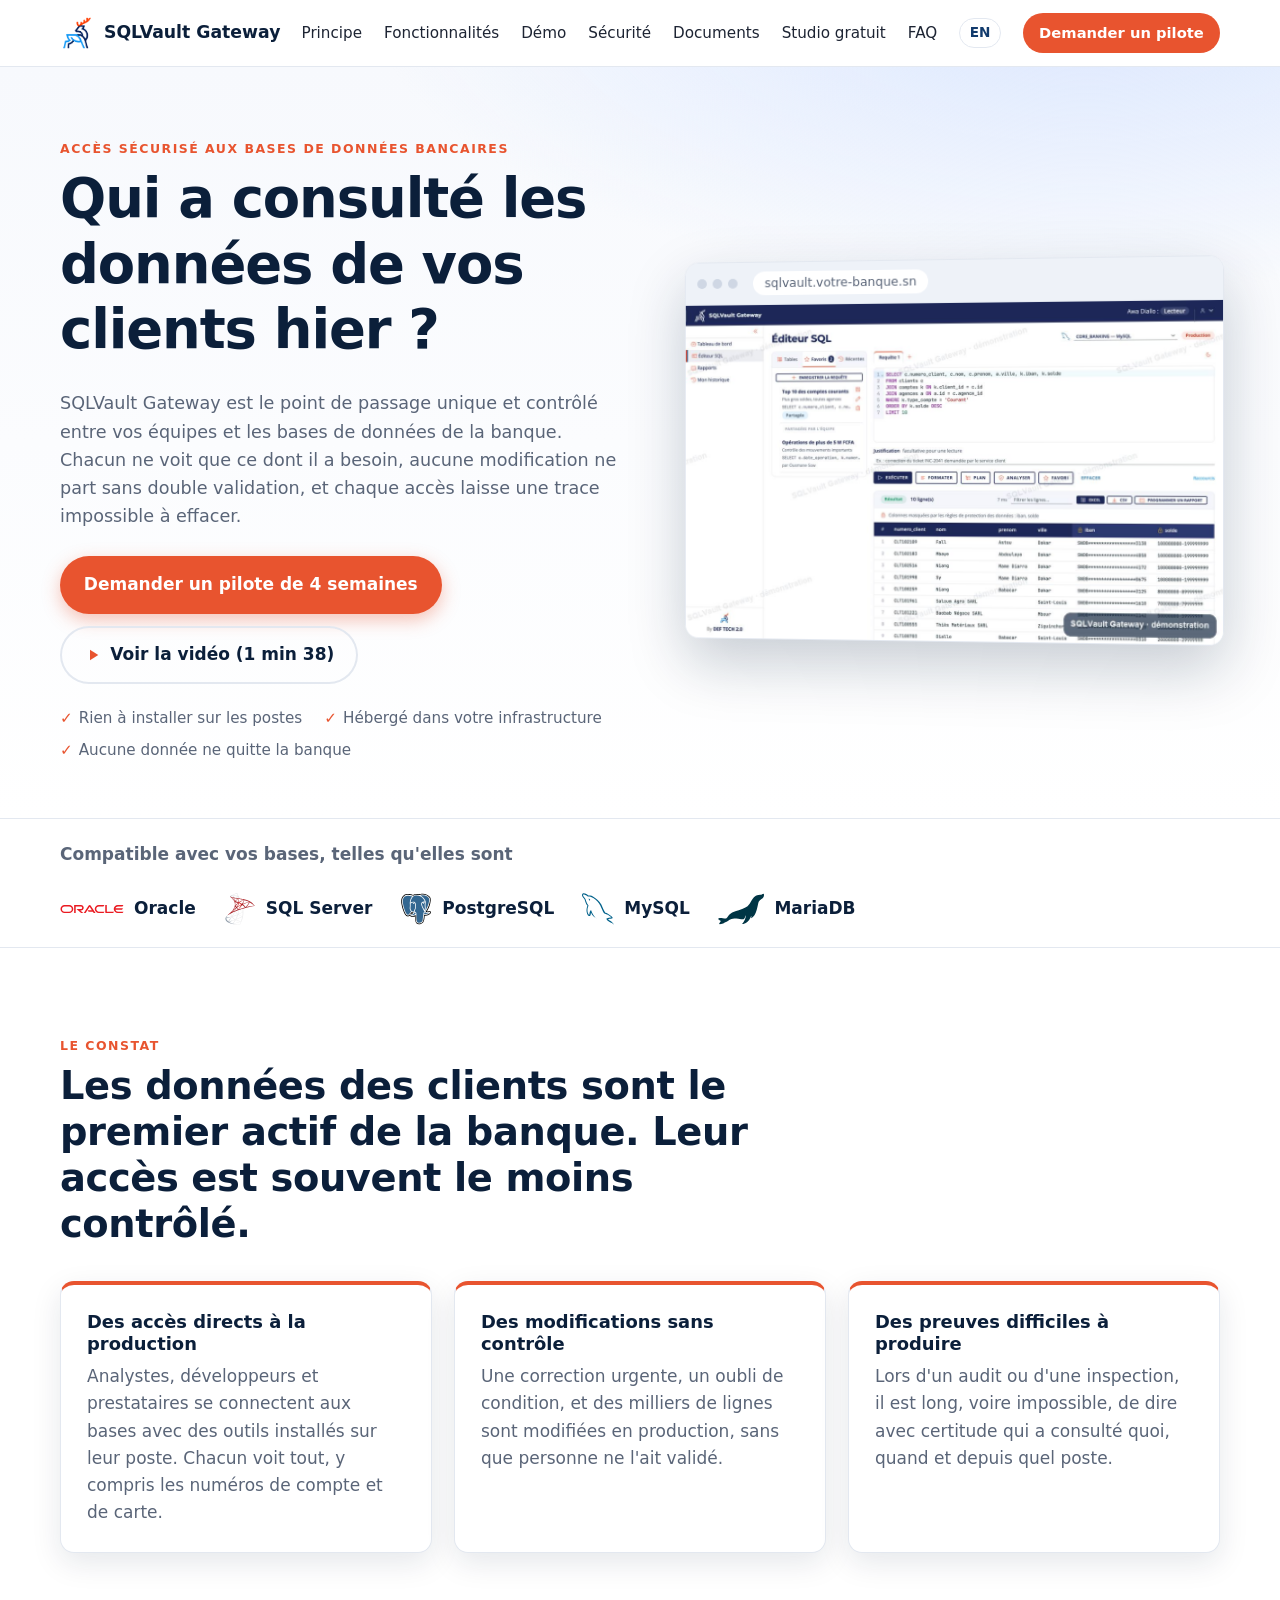
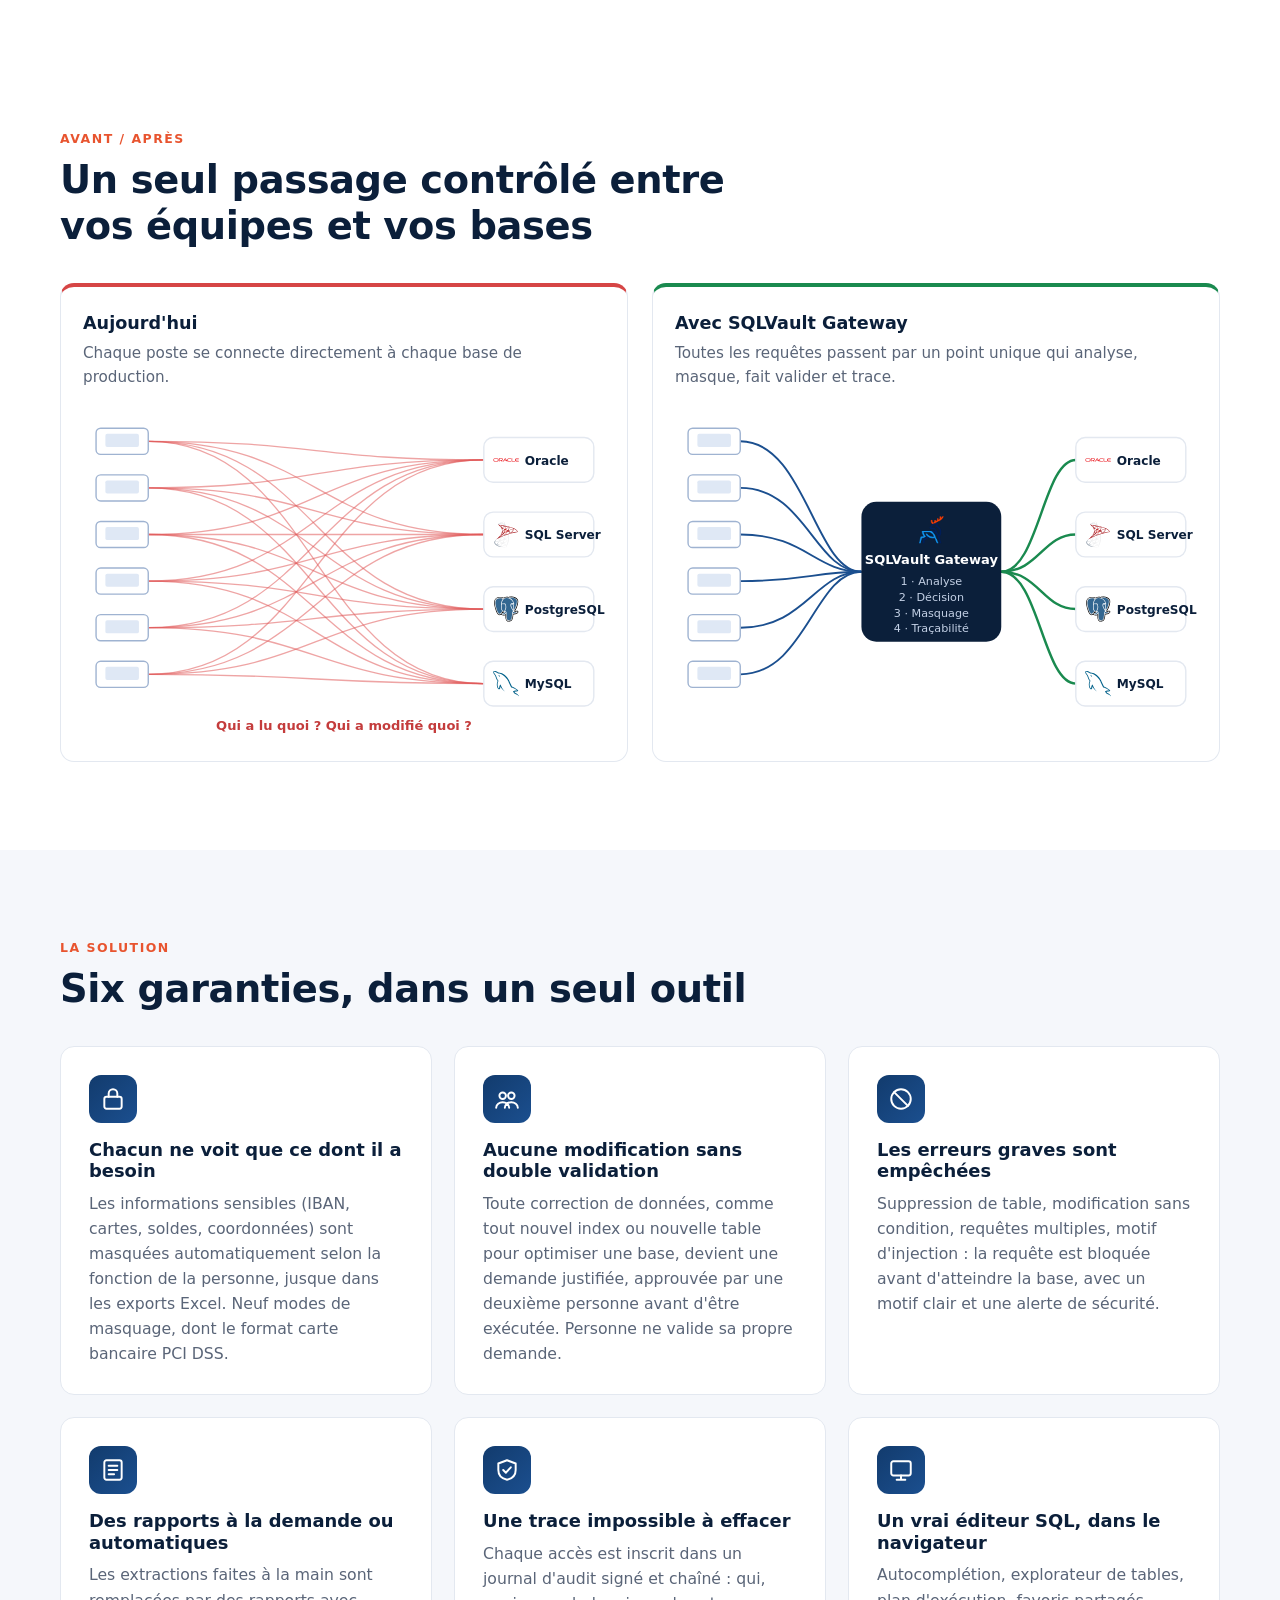
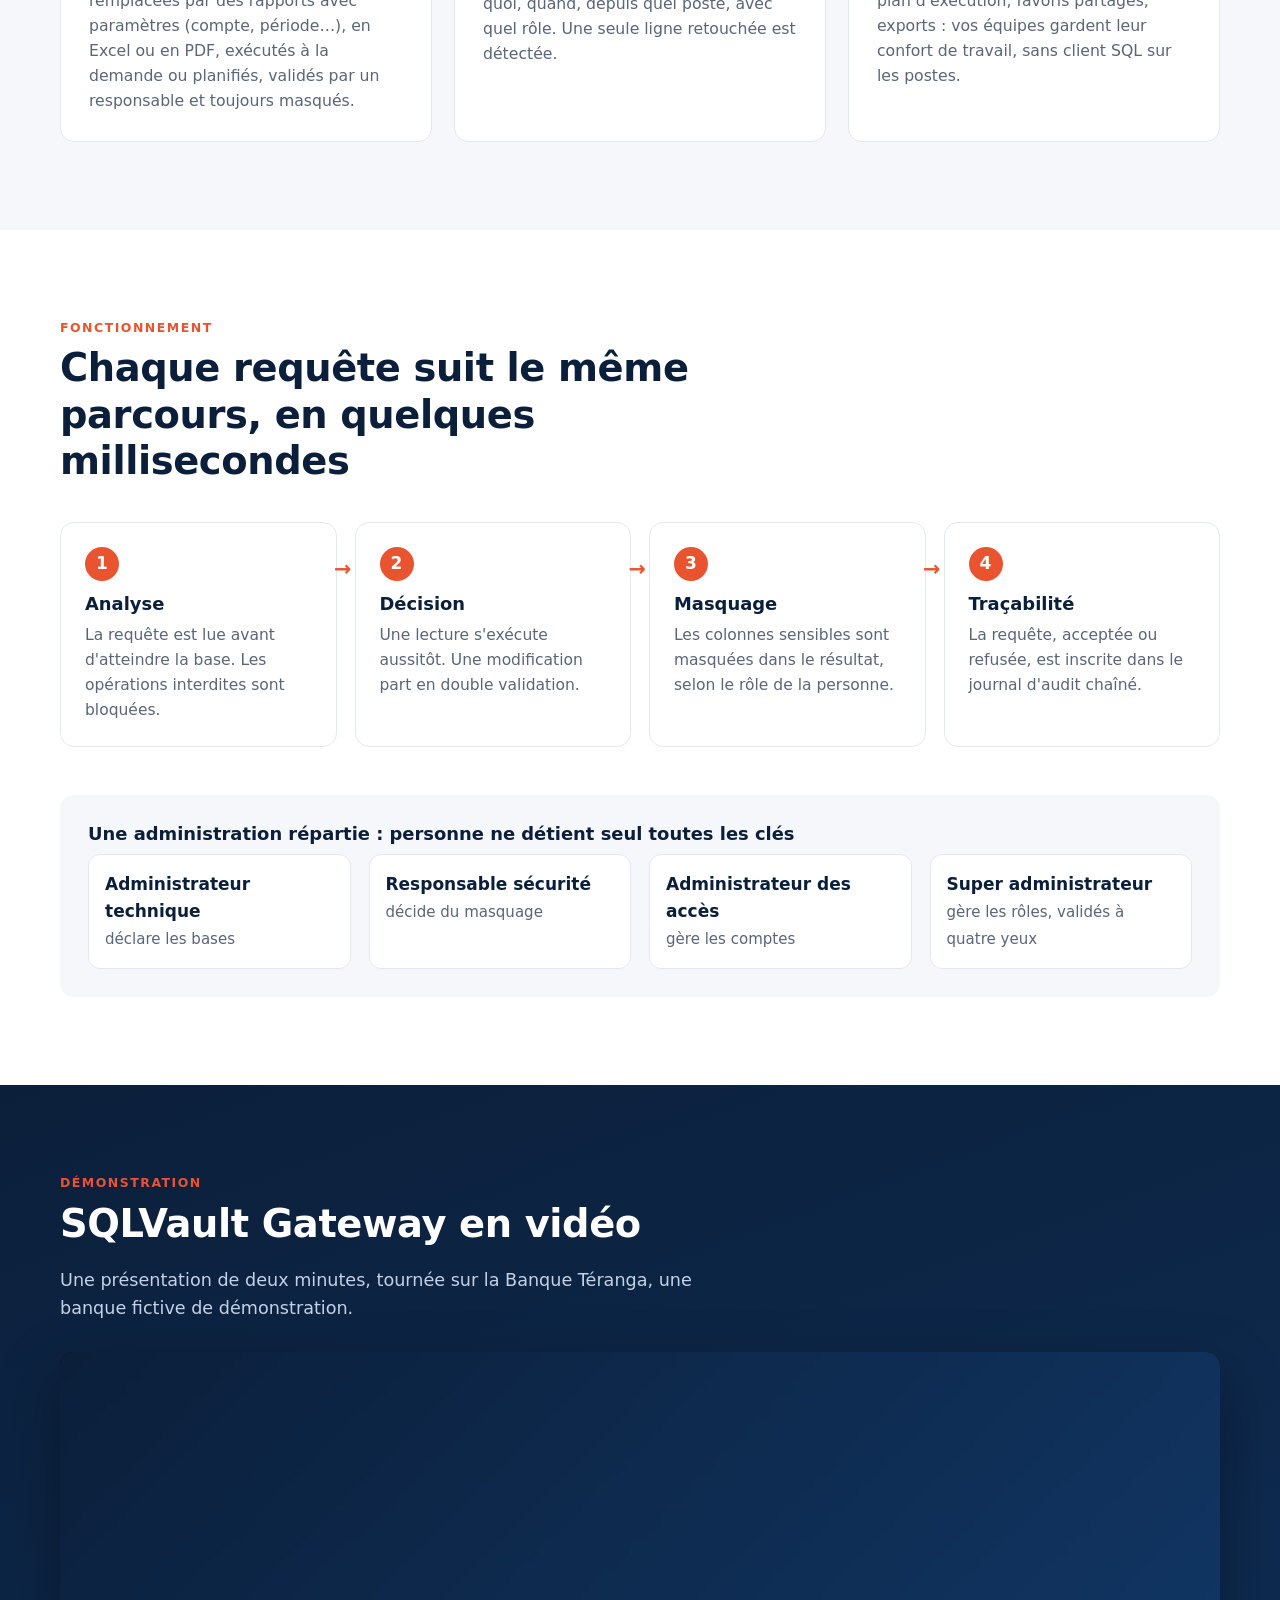
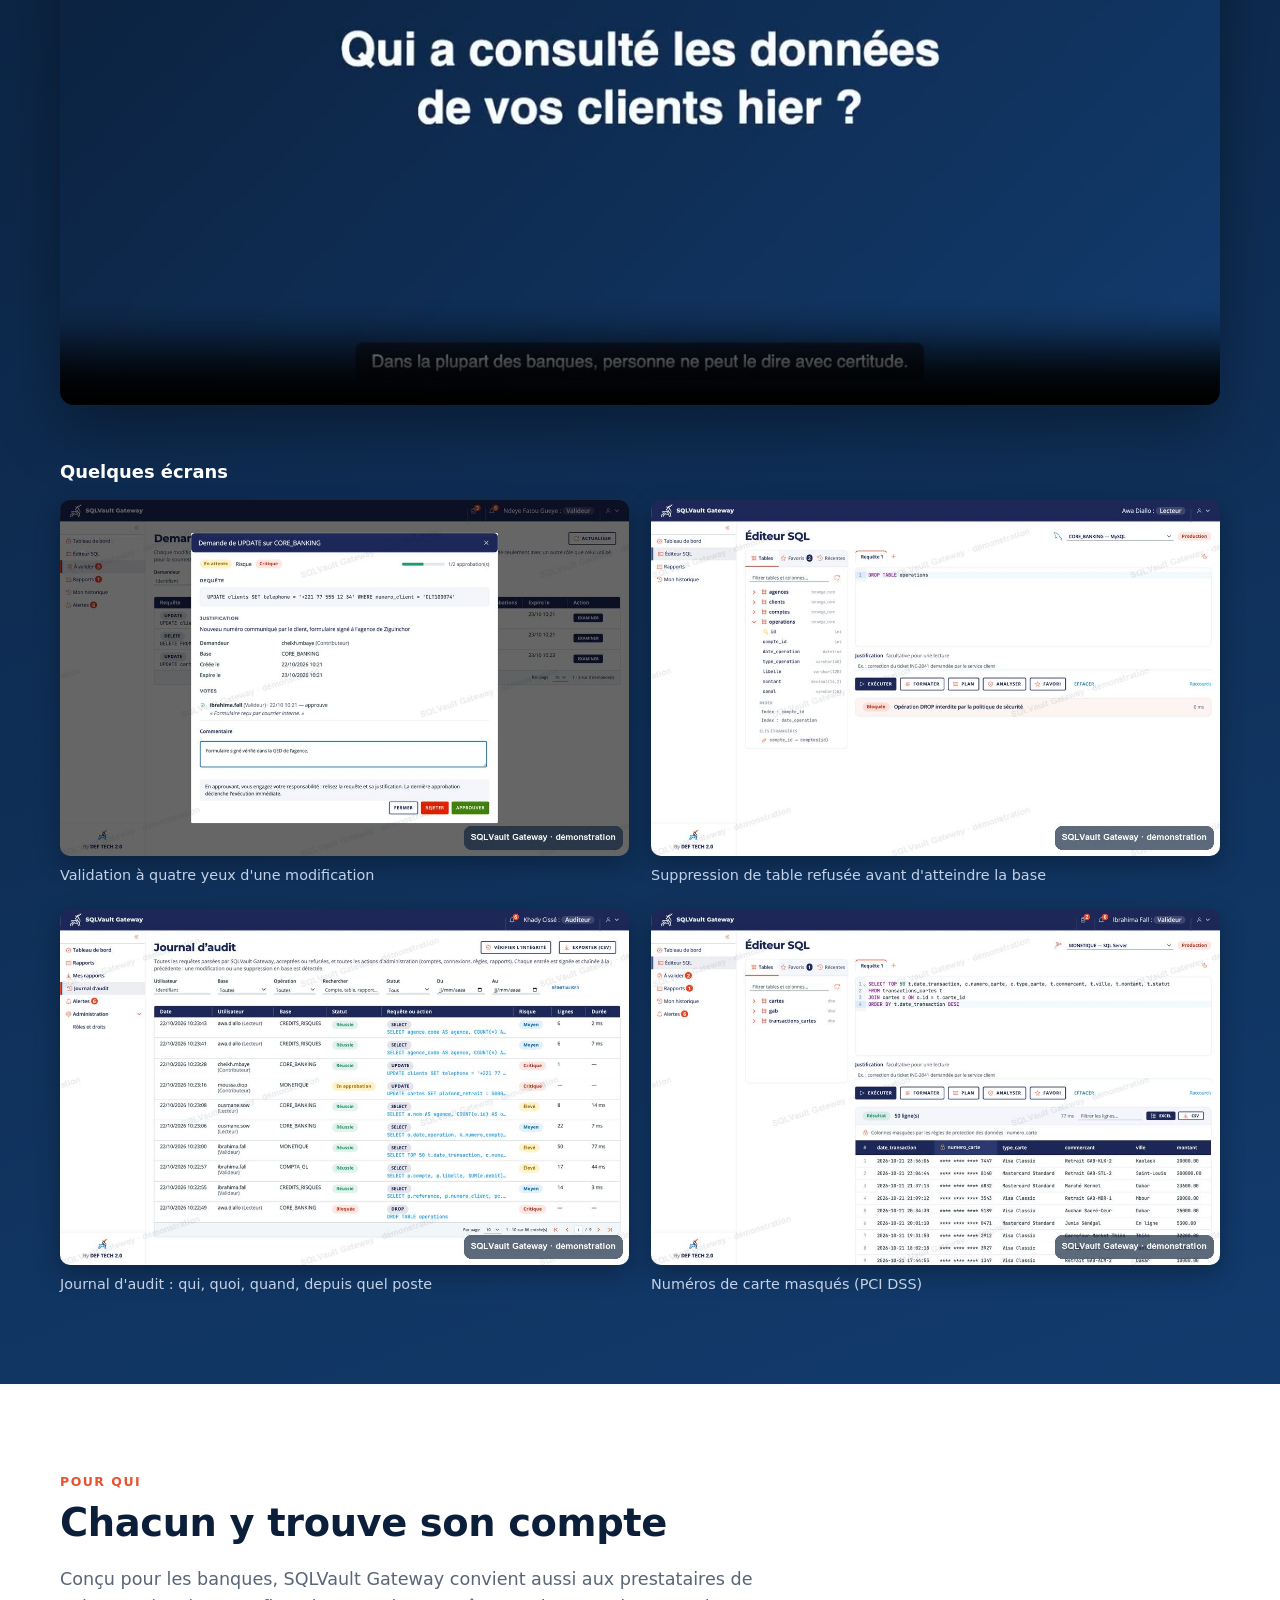
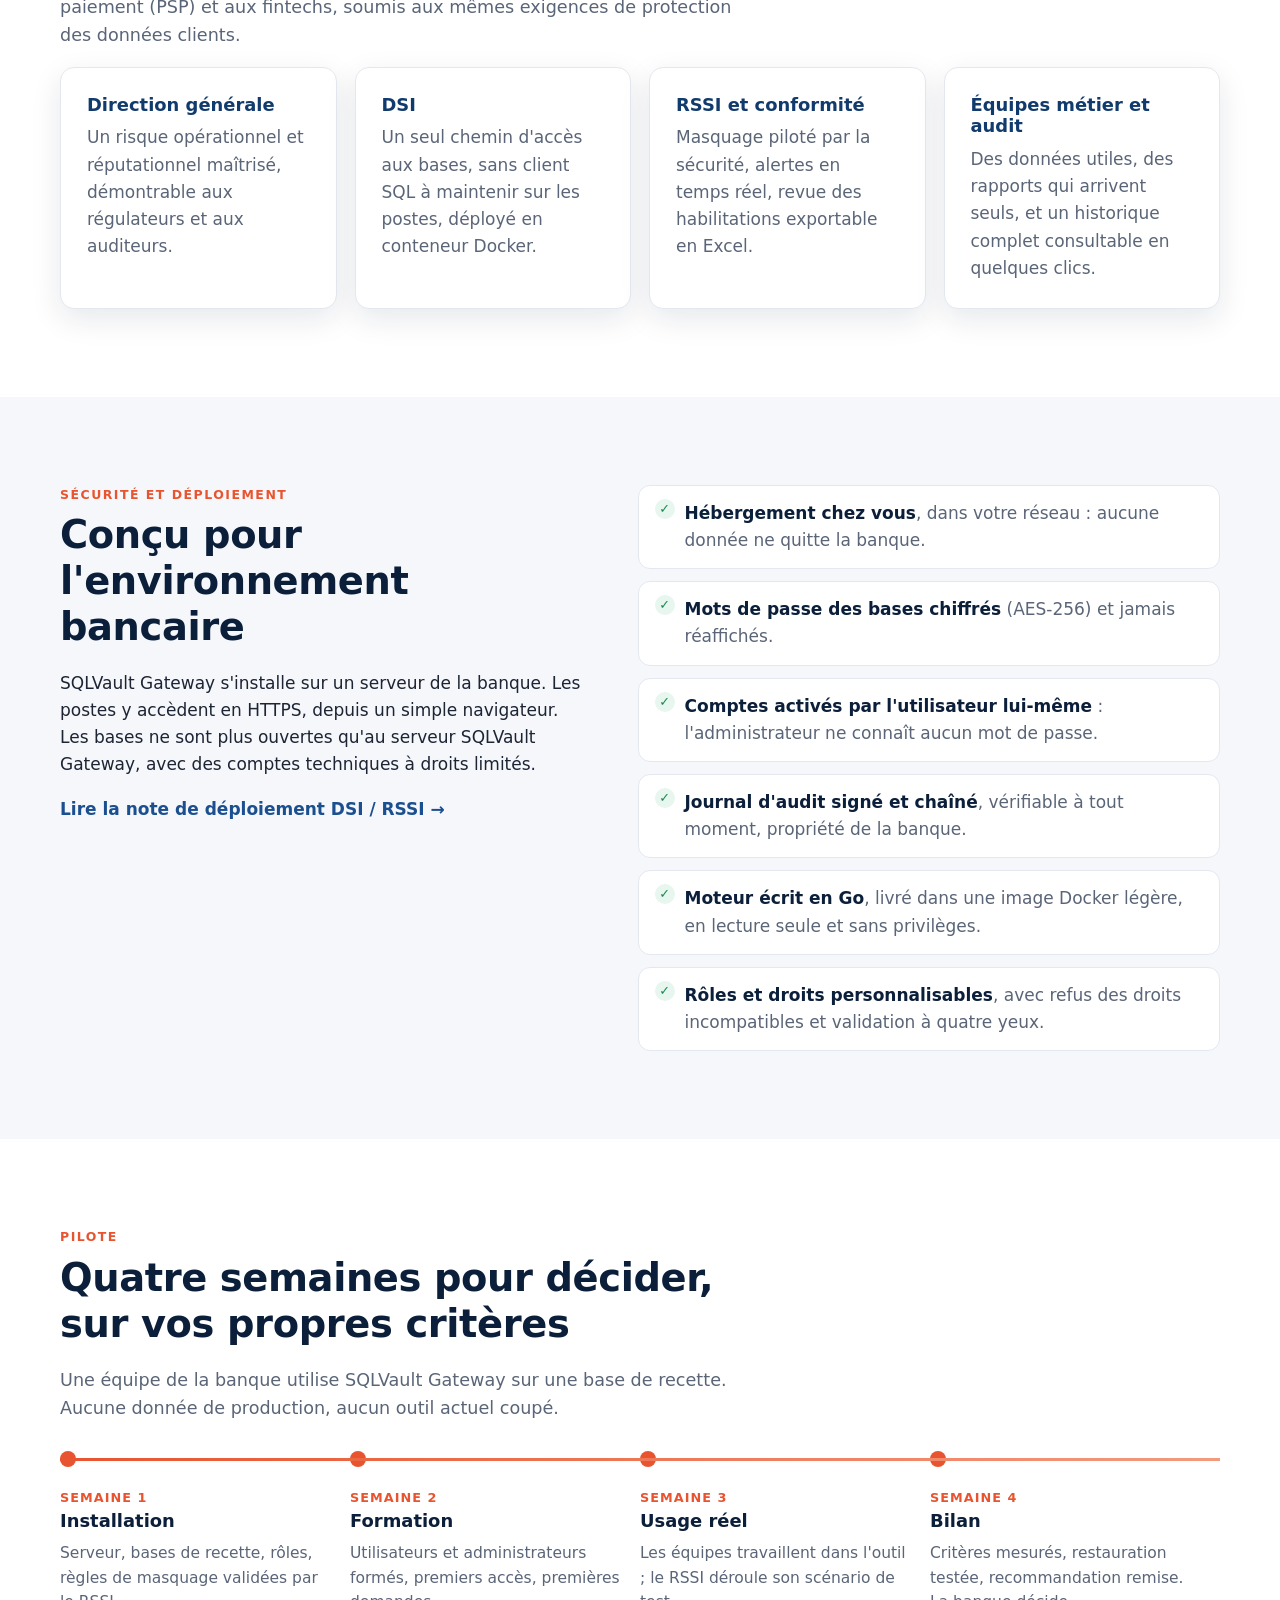
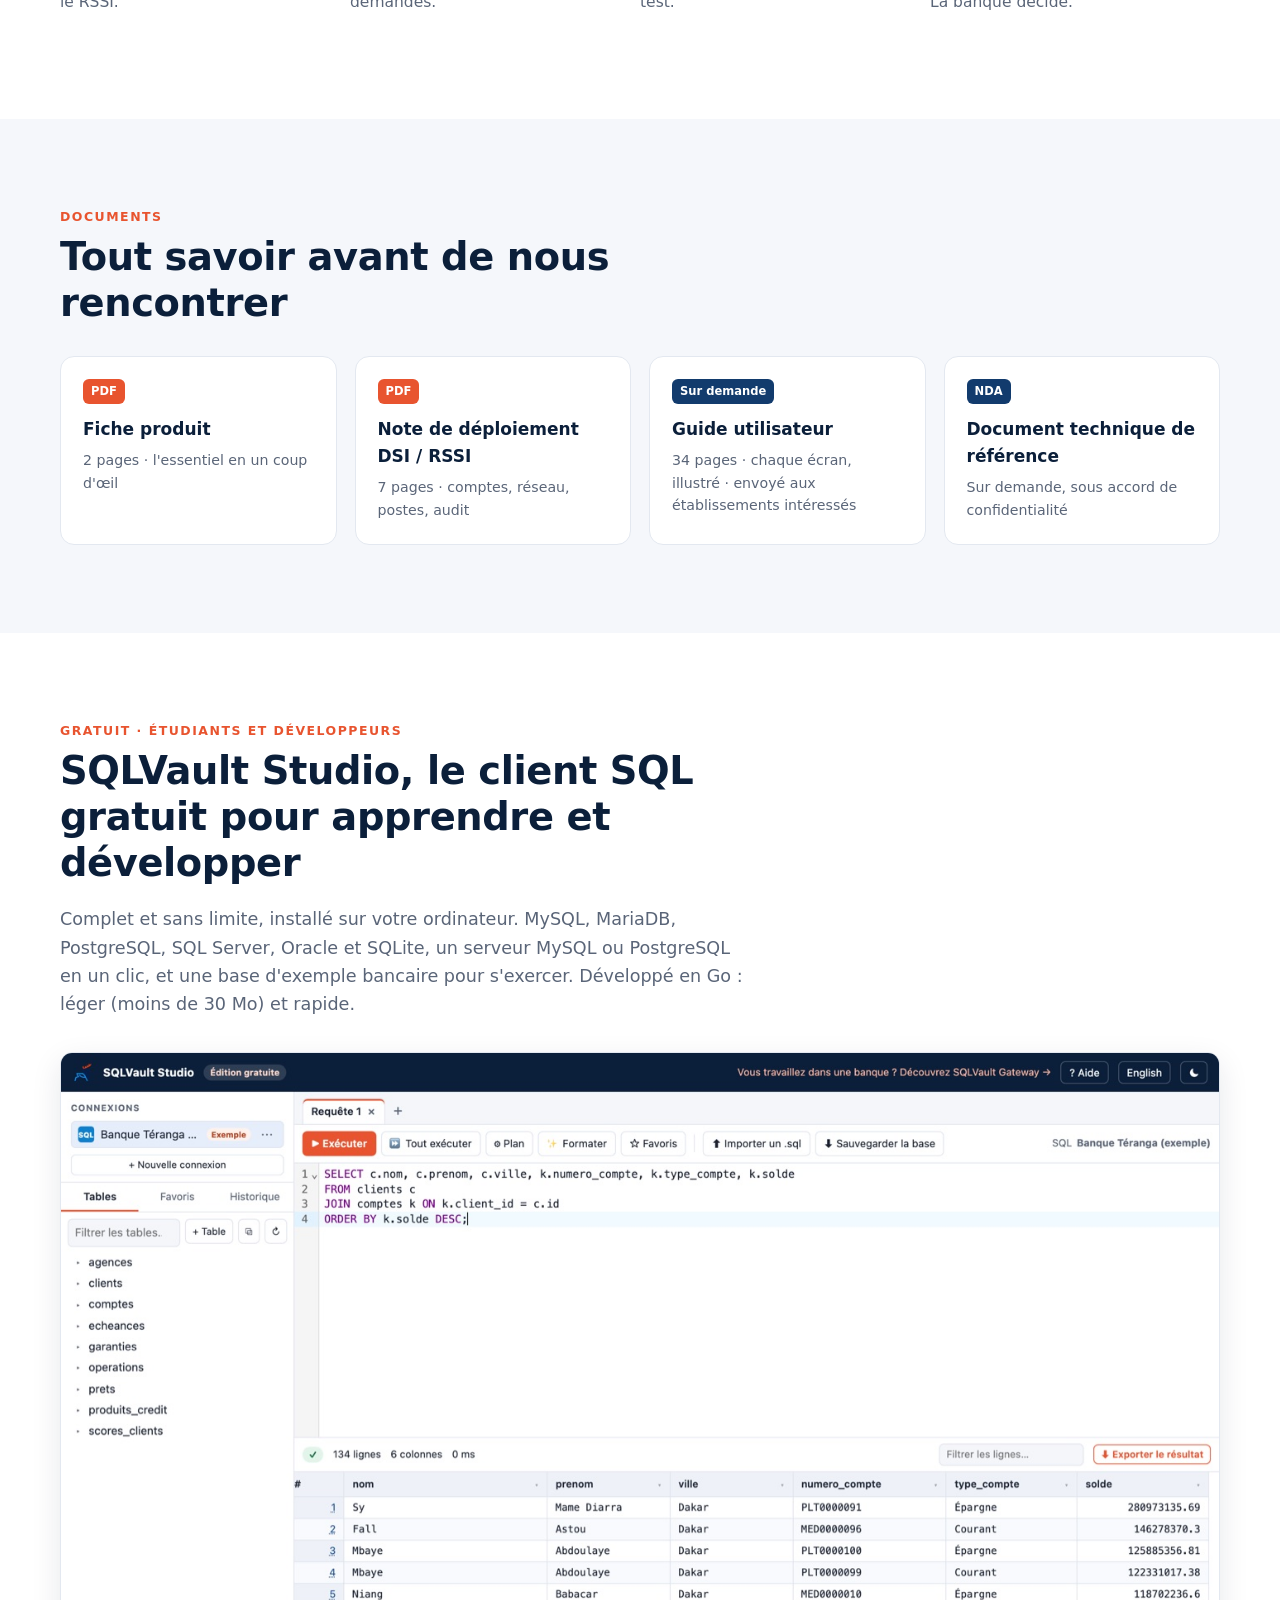
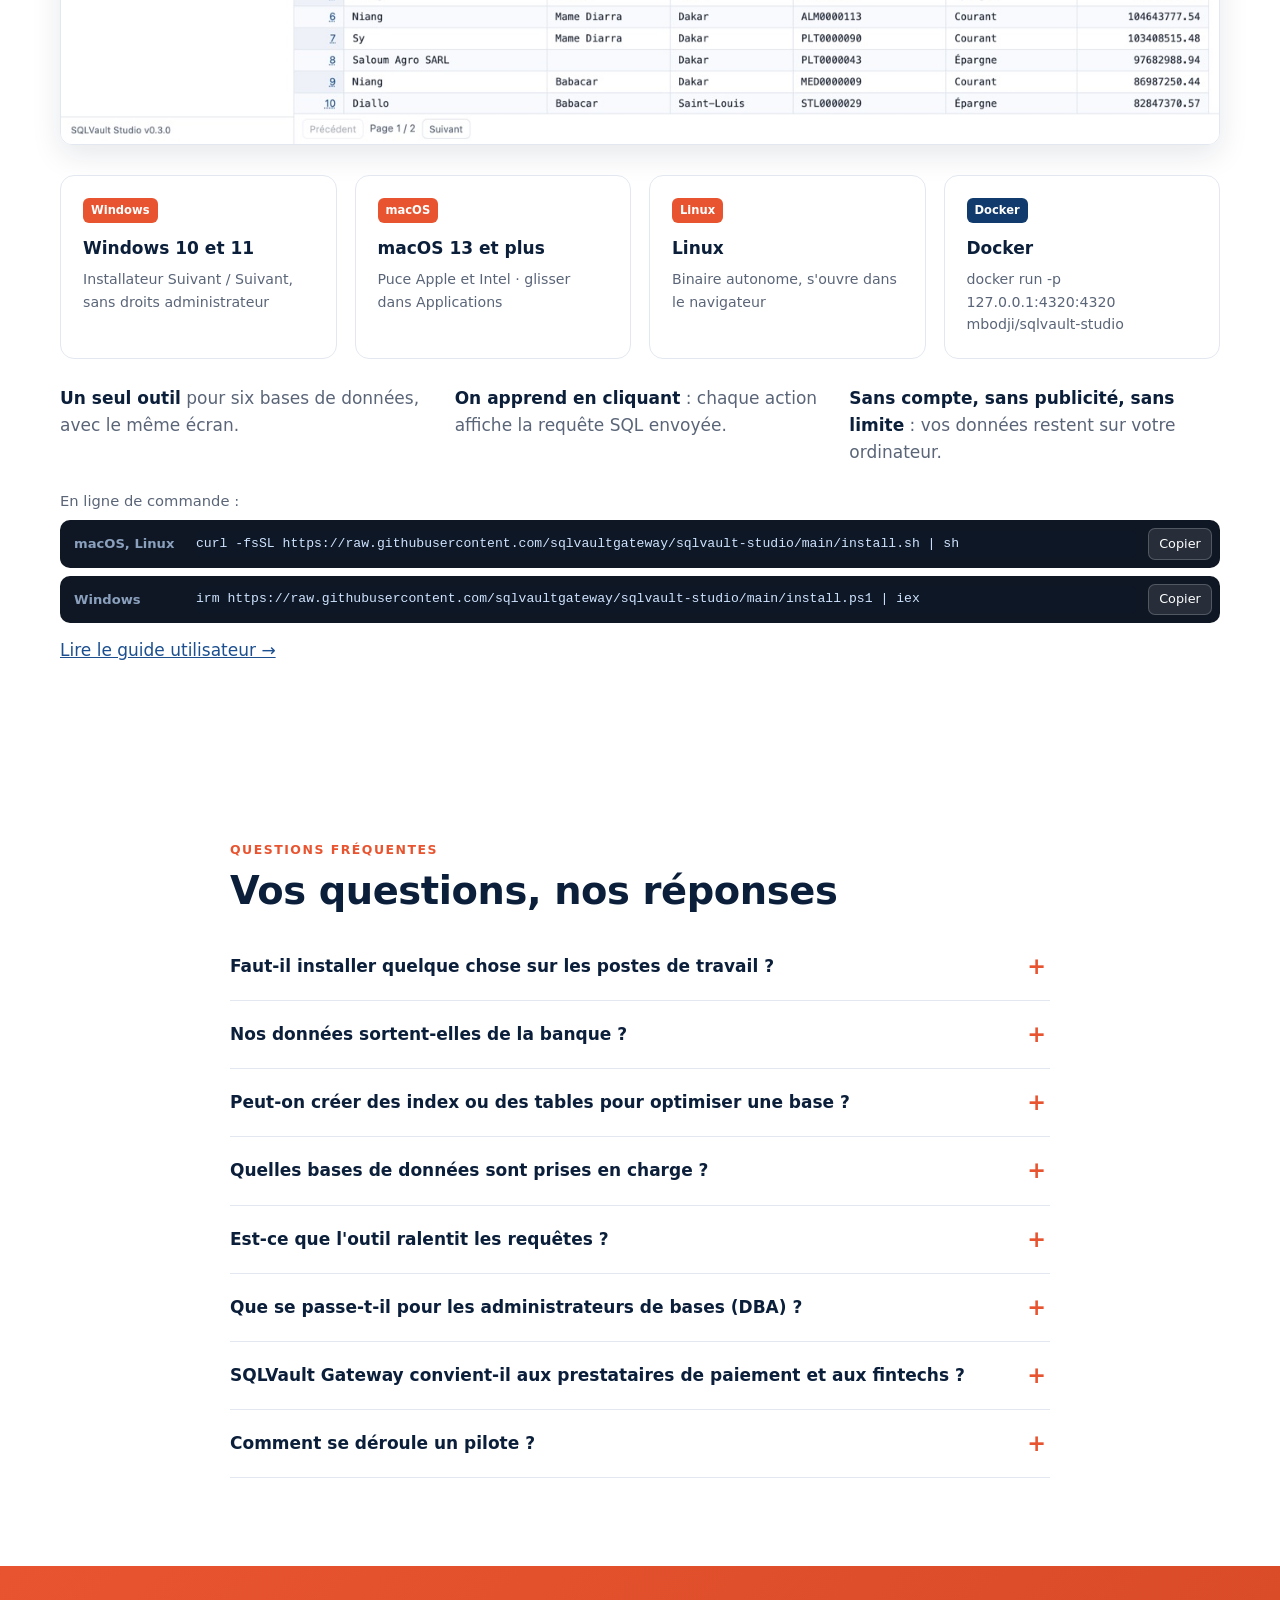
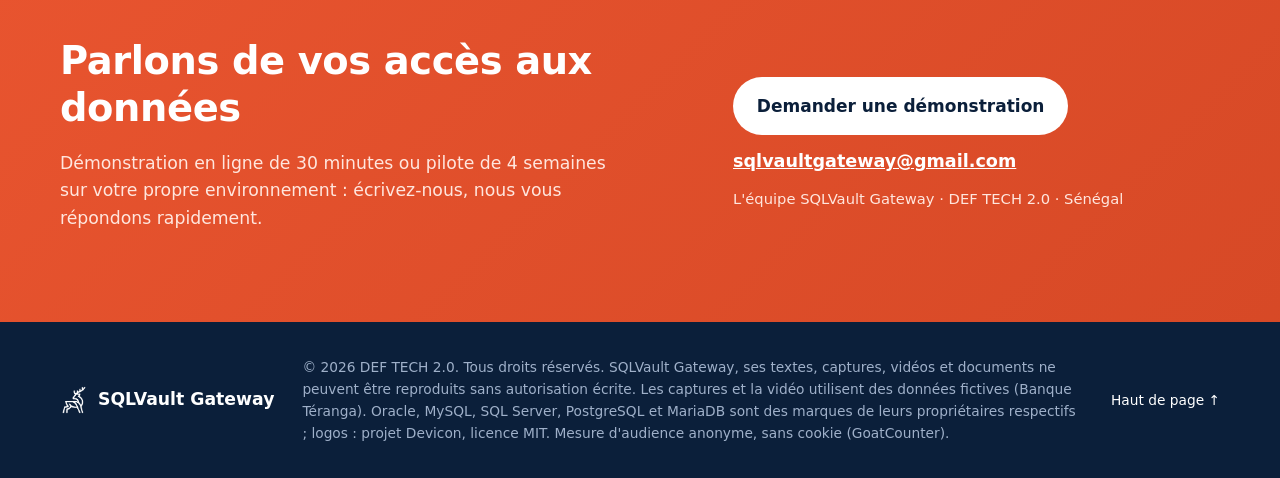
<file: index.html>
<!doctype html>
<html lang="fr">
<head>
  <meta charset="utf-8">
  <meta name="viewport" content="width=device-width, initial-scale=1">
  <title>SQLVault Gateway · Accès sécurisé aux bases de données bancaires</title>
  <meta name="description" content="SQLVault Gateway contrôle et trace chaque accès aux bases de données de la banque : données sensibles masquées, double validation des modifications, rapports automatiques et journal d'audit infalsifiable. Oracle, SQL Server, PostgreSQL, MySQL, MariaDB.">
  <link rel="canonical" href="https://sqlvaultgateway.github.io/">
  <link rel="alternate" hreflang="fr" href="https://sqlvaultgateway.github.io/">
  <link rel="alternate" hreflang="en" href="https://sqlvaultgateway.github.io/en/">
  <link rel="alternate" hreflang="x-default" href="https://sqlvaultgateway.github.io/">
  <link rel="icon" href="favicon.ico">
  <meta name="theme-color" content="#0b1f3a">
  <meta property="og:type" content="website">
  <meta property="og:locale" content="fr_FR">
  <meta property="og:site_name" content="SQLVault Gateway">
  <meta property="og:title" content="SQLVault Gateway · Qui a consulté les données de vos clients hier ?">
  <meta property="og:description" content="Masquage des données sensibles, validation à quatre yeux, rapports automatiques et journal d'audit infalsifiable, pour toutes les bases de la banque.">
  <meta property="og:url" content="https://sqlvaultgateway.github.io/">
  <meta property="og:image" content="https://sqlvaultgateway.github.io/assets/img/og-cover.jpg">
  <meta name="twitter:card" content="summary_large_image">
  <link rel="stylesheet" href="assets/style.css">
  <script type="application/ld+json">
  {"@context":"https://schema.org","@type":"SoftwareApplication","name":"SQLVault Gateway","applicationCategory":"SecurityApplication",
   "operatingSystem":"Linux (Docker)","description":"Passerelle d'accès sécurisé aux bases de données bancaires : masquage, double validation, rapports paramétrés en Excel ou PDF, journal d'audit chaîné.",
   "publisher":{"@type":"Organization","name":"DEF TECH 2.0","email":"sqlvaultgateway@gmail.com"},"url":"https://sqlvaultgateway.github.io/","inLanguage":"fr"}
  </script>
</head>
<body id="haut">
<a class="skip" href="#contenu">Aller au contenu</a>

<header class="nav">
  <div class="wrap nav-in">
    <a class="brand" href="#haut" aria-label="SQLVault Gateway, accueil"><img src="assets/img/logo-primaire.png" alt="" width="34" height="34"><span>SQLVault Gateway</span></a>
    <button class="burger" aria-label="Ouvrir le menu" aria-expanded="false" aria-controls="menu"><span></span><span></span><span></span></button>
    <nav id="menu" aria-label="Navigation principale">
      <a href="#architecture">Principe</a>
      <a href="#fonctions">Fonctionnalités</a>
      <a href="#demo">Démo</a>
      <a href="#securite">Sécurité</a>
      <a href="#documents">Documents</a>
      <a href="#studio">Studio gratuit</a>
      <a href="#faq">FAQ</a>
      <a class="lang" href="en/" hreflang="en" lang="en">EN</a>
      <a class="btn btn-sm" href="#contact">Demander un pilote</a>
    </nav>
  </div>
</header>

<main id="contenu">

<!-- Accroche -->
<section class="hero">
  <div class="wrap hero-in">
    <div class="hero-text">
      <p class="kicker">Accès sécurisé aux bases de données bancaires</p>
      <h1>Qui a consulté les données de vos clients hier&nbsp;?</h1>
      <p class="lead">SQLVault Gateway est le point de passage unique et contrôlé entre vos équipes et les bases de données de la banque. Chacun ne voit que ce dont il a besoin, aucune modification ne part sans double validation, et chaque accès laisse une trace impossible à effacer.</p>
      <div class="cta">
        <a class="btn" href="#contact">Demander un pilote de 4 semaines</a>
        <a class="btn btn-ghost" href="#demo"><svg viewBox="0 0 24 24" aria-hidden="true"><path d="M8 5v14l11-7z"/></svg>Voir la vidéo (1 min 38)</a>
      </div>
      <ul class="hero-points">
        <li>Rien à installer sur les postes</li>
        <li>Hébergé dans votre infrastructure</li>
        <li>Aucune donnée ne quitte la banque</li>
      </ul>
    </div>
    <figure class="shot hero-shot">
      <div class="shot-bar"><i></i><i></i><i></i><span>sqlvault.votre-banque.sn</span></div>
      <img src="assets/img/05-editeur-resultat-masque.jpg" alt="Éditeur SQL de SQLVault Gateway : IBAN et soldes masqués pour une analyste" width="1200" height="750">
    </figure>
  </div>
</section>

<!-- Moteurs -->
<section class="engines" aria-label="Bases de données compatibles">
  <div class="wrap engines-in">
    <p>Compatible avec vos bases, telles qu'elles sont</p>
    <ul>
      <li><img src="assets/db/oracle.svg" alt="" width="40" height="40">Oracle</li>
      <li><img src="assets/db/mssql.svg" alt="" width="40" height="40">SQL Server</li>
      <li><img src="assets/db/postgresql.svg" alt="" width="40" height="40">PostgreSQL</li>
      <li><img src="assets/db/mysql.svg" alt="" width="40" height="40">MySQL</li>
      <li><img src="assets/db/mariadb.svg" alt="" width="40" height="40">MariaDB</li>
    </ul>
  </div>
</section>

<!-- Problème -->
<section class="section" id="probleme">
  <div class="wrap">
    <p class="kicker">Le constat</p>
    <h2>Les données des clients sont le premier actif de la banque. Leur accès est souvent le moins contrôlé.</h2>
    <div class="grid3">
      <article class="card">
        <h3>Des accès directs à la production</h3>
        <p>Analystes, développeurs et prestataires se connectent aux bases avec des outils installés sur leur poste. Chacun voit tout, y compris les numéros de compte et de carte.</p>
      </article>
      <article class="card">
        <h3>Des modifications sans contrôle</h3>
        <p>Une correction urgente, un oubli de condition, et des milliers de lignes sont modifiées en production, sans que personne ne l'ait validé.</p>
      </article>
      <article class="card">
        <h3>Des preuves difficiles à produire</h3>
        <p>Lors d'un audit ou d'une inspection, il est long, voire impossible, de dire avec certitude qui a consulté quoi, quand et depuis quel poste.</p>
      </article>
    </div>
  </div>
</section>

<!-- Avant / après -->
<section class="section arch" id="architecture">
  <div class="wrap">
    <p class="kicker">Avant / après</p>
    <h2>Un seul passage contrôlé entre vos équipes et vos bases</h2>
    <div class="arch-grid">
      <figure class="arch-panel arch-before">
        <figcaption><strong>Aujourd'hui</strong><span>Chaque poste se connecte directement à chaque base de production.</span></figcaption>
        <svg viewBox="0 0 560 360" role="img" aria-label="Six postes de travail reliés directement aux quatre bases de production, par une multitude de connexions croisées">
          <g class="lines-bad"><path d="M70 40 C 250 40, 250 60, 430 60"/><path d="M70 40 C 250 40, 250 140, 430 140"/><path d="M70 40 C 250 40, 250 220, 430 220"/><path d="M70 40 C 250 40, 250 300, 430 300"/><path d="M70 90 C 250 90, 250 60, 430 60"/><path d="M70 90 C 250 90, 250 140, 430 140"/><path d="M70 90 C 250 90, 250 220, 430 220"/><path d="M70 90 C 250 90, 250 300, 430 300"/><path d="M70 140 C 250 140, 250 60, 430 60"/><path d="M70 140 C 250 140, 250 140, 430 140"/><path d="M70 140 C 250 140, 250 220, 430 220"/><path d="M70 140 C 250 140, 250 300, 430 300"/><path d="M70 190 C 250 190, 250 60, 430 60"/><path d="M70 190 C 250 190, 250 140, 430 140"/><path d="M70 190 C 250 190, 250 220, 430 220"/><path d="M70 190 C 250 190, 250 300, 430 300"/><path d="M70 240 C 250 240, 250 60, 430 60"/><path d="M70 240 C 250 240, 250 140, 430 140"/><path d="M70 240 C 250 240, 250 220, 430 220"/><path d="M70 240 C 250 240, 250 300, 430 300"/><path d="M70 290 C 250 290, 250 60, 430 60"/><path d="M70 290 C 250 290, 250 140, 430 140"/><path d="M70 290 C 250 290, 250 220, 430 220"/><path d="M70 290 C 250 290, 250 300, 430 300"/></g>
          <g class="post"><rect x="14" y="26" width="56" height="28" rx="5"/><rect x="24" y="32" width="36" height="14" rx="2" class="screen"/></g><g class="post"><rect x="14" y="76" width="56" height="28" rx="5"/><rect x="24" y="82" width="36" height="14" rx="2" class="screen"/></g><g class="post"><rect x="14" y="126" width="56" height="28" rx="5"/><rect x="24" y="132" width="36" height="14" rx="2" class="screen"/></g><g class="post"><rect x="14" y="176" width="56" height="28" rx="5"/><rect x="24" y="182" width="36" height="14" rx="2" class="screen"/></g><g class="post"><rect x="14" y="226" width="56" height="28" rx="5"/><rect x="24" y="232" width="36" height="14" rx="2" class="screen"/></g><g class="post"><rect x="14" y="276" width="56" height="28" rx="5"/><rect x="24" y="282" width="36" height="14" rx="2" class="screen"/></g>
          <g class="db"><rect x="430" y="36" width="118" height="48" rx="10"/><image href="assets/db/oracle.svg" x="440" y="46" width="28" height="28"/><text x="474" y="65">Oracle</text></g><g class="db"><rect x="430" y="116" width="118" height="48" rx="10"/><image href="assets/db/mssql.svg" x="440" y="126" width="28" height="28"/><text x="474" y="145">SQL Server</text></g><g class="db"><rect x="430" y="196" width="118" height="48" rx="10"/><image href="assets/db/postgresql.svg" x="440" y="206" width="28" height="28"/><text x="474" y="225">PostgreSQL</text></g><g class="db"><rect x="430" y="276" width="118" height="48" rx="10"/><image href="assets/db/mysql.svg" x="440" y="286" width="28" height="28"/><text x="474" y="305">MySQL</text></g>
          <text x="280" y="350" text-anchor="middle" class="warn">Qui a lu quoi ? Qui a modifié quoi ?</text>
        </svg>
      </figure>
      <figure class="arch-panel arch-after">
        <figcaption><strong>Avec SQLVault Gateway</strong><span>Toutes les requêtes passent par un point unique qui analyse, masque, fait valider et trace.</span></figcaption>
        <svg viewBox="0 0 560 360" role="img" aria-label="Six postes de travail reliés à SQLVault Gateway, seul point d'accès aux quatre bases de production">
          <g class="lines-in"><path d="M70 40 C 140 40, 150 180, 200 180"/><path d="M70 90 C 140 90, 150 180, 200 180"/><path d="M70 140 C 140 140, 150 180, 200 180"/><path d="M70 190 C 140 190, 150 180, 200 180"/><path d="M70 240 C 140 240, 150 180, 200 180"/><path d="M70 290 C 140 290, 150 180, 200 180"/></g>
          <g class="lines-out"><path d="M350 180 C 390 180, 395 60, 430 60"/><path d="M350 180 C 390 180, 395 140, 430 140"/><path d="M350 180 C 390 180, 395 220, 430 220"/><path d="M350 180 C 390 180, 395 300, 430 300"/></g>
          <g class="post"><rect x="14" y="26" width="56" height="28" rx="5"/><rect x="24" y="32" width="36" height="14" rx="2" class="screen"/></g><g class="post"><rect x="14" y="76" width="56" height="28" rx="5"/><rect x="24" y="82" width="36" height="14" rx="2" class="screen"/></g><g class="post"><rect x="14" y="126" width="56" height="28" rx="5"/><rect x="24" y="132" width="36" height="14" rx="2" class="screen"/></g><g class="post"><rect x="14" y="176" width="56" height="28" rx="5"/><rect x="24" y="182" width="36" height="14" rx="2" class="screen"/></g><g class="post"><rect x="14" y="226" width="56" height="28" rx="5"/><rect x="24" y="232" width="36" height="14" rx="2" class="screen"/></g><g class="post"><rect x="14" y="276" width="56" height="28" rx="5"/><rect x="24" y="282" width="36" height="14" rx="2" class="screen"/></g>
          <g class="db"><rect x="430" y="36" width="118" height="48" rx="10"/><image href="assets/db/oracle.svg" x="440" y="46" width="28" height="28"/><text x="474" y="65">Oracle</text></g><g class="db"><rect x="430" y="116" width="118" height="48" rx="10"/><image href="assets/db/mssql.svg" x="440" y="126" width="28" height="28"/><text x="474" y="145">SQL Server</text></g><g class="db"><rect x="430" y="196" width="118" height="48" rx="10"/><image href="assets/db/postgresql.svg" x="440" y="206" width="28" height="28"/><text x="474" y="225">PostgreSQL</text></g><g class="db"><rect x="430" y="276" width="118" height="48" rx="10"/><image href="assets/db/mysql.svg" x="440" y="286" width="28" height="28"/><text x="474" y="305">MySQL</text></g>
          <g class="gw"><rect x="200" y="105" width="150" height="150" rx="16"/><image href="assets/img/logo-primaire.png" x="257" y="117" width="36" height="36"/>
            <text x="275" y="172" text-anchor="middle" class="gw-name">SQLVault Gateway</text>
            <text x="275" y="194" text-anchor="middle" class="gw-step">1 · Analyse</text><text x="275" y="211" text-anchor="middle" class="gw-step">2 · Décision</text>
            <text x="275" y="228" text-anchor="middle" class="gw-step">3 · Masquage</text><text x="275" y="245" text-anchor="middle" class="gw-step">4 · Traçabilité</text></g>
        </svg>
      </figure>
    </div>
  </div>
</section>

<!-- Fonctionnalités -->
<section class="section alt" id="fonctions">
  <div class="wrap">
    <p class="kicker">La solution</p>
    <h2>Six garanties, dans un seul outil</h2>
    <div class="features">
      <article class="feature">
        <span class="ico"><svg viewBox="0 0 24 24"><rect x="4" y="10" width="16" height="11" rx="2"/><path d="M8 10V7a4 4 0 0 1 8 0v3"/></svg></span>
        <h3>Chacun ne voit que ce dont il a besoin</h3>
        <p>Les informations sensibles (IBAN, cartes, soldes, coordonnées) sont masquées automatiquement selon la fonction de la personne, jusque dans les exports Excel. Neuf modes de masquage, dont le format carte bancaire PCI DSS.</p>
      </article>
      <article class="feature">
        <span class="ico"><svg viewBox="0 0 24 24"><circle cx="8" cy="9" r="3"/><circle cx="16" cy="9" r="3"/><path d="M2 20c0-3 3-5 6-5s6 2 6 5M10 20c0-3 3-5 6-5s6 2 6 5"/></svg></span>
        <h3>Aucune modification sans double validation</h3>
        <p>Toute correction de données, comme tout nouvel index ou nouvelle table pour optimiser une base, devient une demande justifiée, approuvée par une deuxième personne avant d'être exécutée. Personne ne valide sa propre demande.</p>
      </article>
      <article class="feature">
        <span class="ico"><svg viewBox="0 0 24 24"><circle cx="12" cy="12" r="9"/><path d="M5.6 5.6l12.8 12.8"/></svg></span>
        <h3>Les erreurs graves sont empêchées</h3>
        <p>Suppression de table, modification sans condition, requêtes multiples, motif d'injection : la requête est bloquée avant d'atteindre la base, avec un motif clair et une alerte de sécurité.</p>
      </article>
      <article class="feature">
        <span class="ico"><svg viewBox="0 0 24 24"><rect x="4" y="3" width="16" height="18" rx="2"/><path d="M8 8h8M8 12h8M8 16h5"/></svg></span>
        <h3>Des rapports à la demande ou automatiques</h3>
        <p>Les extractions faites à la main sont remplacées par des rapports avec paramètres (compte, période…), en Excel ou en PDF, exécutés à la demande ou planifiés, validés par un responsable et toujours masqués.</p>
      </article>
      <article class="feature">
        <span class="ico"><svg viewBox="0 0 24 24"><path d="M12 3l8 3v6c0 5-3.5 8-8 9-4.5-1-8-4-8-9V6z"/><path d="M8.5 12l2.5 2.5 4.5-5"/></svg></span>
        <h3>Une trace impossible à effacer</h3>
        <p>Chaque accès est inscrit dans un journal d'audit signé et chaîné : qui, quoi, quand, depuis quel poste, avec quel rôle. Une seule ligne retouchée est détectée.</p>
      </article>
      <article class="feature">
        <span class="ico"><svg viewBox="0 0 24 24"><rect x="3" y="4" width="18" height="13" rx="2"/><path d="M8 21h8M12 17v4"/></svg></span>
        <h3>Un vrai éditeur SQL, dans le navigateur</h3>
        <p>Autocomplétion, explorateur de tables, plan d'exécution, favoris partagés, exports : vos équipes gardent leur confort de travail, sans client SQL sur les postes.</p>
      </article>
    </div>
  </div>
</section>

<!-- Fonctionnement -->
<section class="section" id="fonctionnement">
  <div class="wrap">
    <p class="kicker">Fonctionnement</p>
    <h2>Chaque requête suit le même parcours, en quelques millisecondes</h2>
    <ol class="steps">
      <li><b>1</b><h3>Analyse</h3><p>La requête est lue avant d'atteindre la base. Les opérations interdites sont bloquées.</p></li>
      <li><b>2</b><h3>Décision</h3><p>Une lecture s'exécute aussitôt. Une modification part en double validation.</p></li>
      <li><b>3</b><h3>Masquage</h3><p>Les colonnes sensibles sont masquées dans le résultat, selon le rôle de la personne.</p></li>
      <li><b>4</b><h3>Traçabilité</h3><p>La requête, acceptée ou refusée, est inscrite dans le journal d'audit chaîné.</p></li>
    </ol>
    <div class="roles">
      <h3>Une administration répartie : personne ne détient seul toutes les clés</h3>
      <div class="grid4">
        <div><strong>Administrateur technique</strong><span>déclare les bases</span></div>
        <div><strong>Responsable sécurité</strong><span>décide du masquage</span></div>
        <div><strong>Administrateur des accès</strong><span>gère les comptes</span></div>
        <div><strong>Super administrateur</strong><span>gère les rôles, validés à quatre yeux</span></div>
      </div>
    </div>
  </div>
</section>

<!-- Démo -->
<section class="section dark" id="demo">
  <div class="wrap">
    <p class="kicker">Démonstration</p>
    <h2>SQLVault Gateway en vidéo</h2>
    <p class="sub">Une présentation de deux minutes, tournée sur la Banque Téranga, une banque fictive de démonstration.</p>
    <div class="video">
      <video controls preload="none" poster="assets/img/video-poster.jpg" playsinline>
        <source src="assets/video/presentation.mp4" type="video/mp4">
        Votre navigateur ne lit pas la vidéo. <a href="assets/video/presentation.mp4">Télécharger la vidéo</a>.
      </video>
    </div>
    <h3 class="gal-title">Quelques écrans</h3>
    <div class="gallery">
      <figure><button data-full="assets/img/19-examen-demande.jpg"><img loading="lazy" src="assets/img/19-examen-demande.jpg" alt="Examen d'une demande de modification par un valideur" width="1100" height="688"></button><figcaption>Validation à quatre yeux d'une modification</figcaption></figure>
      <figure><button data-full="assets/img/11-requete-bloquee.jpg"><img loading="lazy" src="assets/img/11-requete-bloquee.jpg" alt="Suppression de table refusée par la politique de sécurité" width="1100" height="688"></button><figcaption>Suppression de table refusée avant d'atteindre la base</figcaption></figure>
      <figure><button data-full="assets/img/26-journal-audit.jpg"><img loading="lazy" src="assets/img/26-journal-audit.jpg" alt="Journal d'audit vu par une auditrice" width="1100" height="688"></button><figcaption>Journal d'audit : qui, quoi, quand, depuis quel poste</figcaption></figure>
      <figure><button data-full="assets/img/12c-sqlserver-monetique.jpg"><img loading="lazy" src="assets/img/12c-sqlserver-monetique.jpg" alt="Numéros de carte masqués sur SQL Server" width="1100" height="688"></button><figcaption>Numéros de carte masqués (PCI DSS)</figcaption></figure>
    </div>
  </div>
</section>

<!-- Pour qui -->
<section class="section" id="pour-qui">
  <div class="wrap">
    <p class="kicker">Pour qui</p>
    <h2>Chacun y trouve son compte</h2>
    <p class="sub">Conçu pour les banques, SQLVault Gateway convient aussi aux prestataires de paiement (PSP) et aux fintechs, soumis aux mêmes exigences de protection des données clients.</p>
    <div class="grid4 who">
      <article class="card"><h3>Direction générale</h3><p>Un risque opérationnel et réputationnel maîtrisé, démontrable aux régulateurs et aux auditeurs.</p></article>
      <article class="card"><h3>DSI</h3><p>Un seul chemin d'accès aux bases, sans client SQL à maintenir sur les postes, déployé en conteneur Docker.</p></article>
      <article class="card"><h3>RSSI et conformité</h3><p>Masquage piloté par la sécurité, alertes en temps réel, revue des habilitations exportable en Excel.</p></article>
      <article class="card"><h3>Équipes métier et audit</h3><p>Des données utiles, des rapports qui arrivent seuls, et un historique complet consultable en quelques clics.</p></article>
    </div>
  </div>
</section>

<!-- Sécurité -->
<section class="section alt" id="securite">
  <div class="wrap two">
    <div>
      <p class="kicker">Sécurité et déploiement</p>
      <h2>Conçu pour l'environnement bancaire</h2>
      <p>SQLVault Gateway s'installe sur un serveur de la banque. Les postes y accèdent en HTTPS, depuis un simple navigateur. Les bases ne sont plus ouvertes qu'au serveur SQLVault Gateway, avec des comptes techniques à droits limités.</p>
      <a class="link" href="assets/docs/SQLVault-Gateway-Note-DSI-RSSI.pdf">Lire la note de déploiement DSI / RSSI →</a>
    </div>
    <ul class="checks">
      <li><b>Hébergement chez vous</b>, dans votre réseau : aucune donnée ne quitte la banque.</li>
      <li><b>Mots de passe des bases chiffrés</b> (AES-256) et jamais réaffichés.</li>
      <li><b>Comptes activés par l'utilisateur lui-même</b> : l'administrateur ne connaît aucun mot de passe.</li>
      <li><b>Journal d'audit signé et chaîné</b>, vérifiable à tout moment, propriété de la banque.</li>
      <li><b>Moteur écrit en Go</b>, livré dans une image Docker légère, en lecture seule et sans privilèges.</li>
      <li><b>Rôles et droits personnalisables</b>, avec refus des droits incompatibles et validation à quatre yeux.</li>
    </ul>
  </div>
</section>

<!-- Pilote -->
<section class="section" id="pilote">
  <div class="wrap">
    <p class="kicker">Pilote</p>
    <h2>Quatre semaines pour décider, sur vos propres critères</h2>
    <p class="sub">Une équipe de la banque utilise SQLVault Gateway sur une base de recette. Aucune donnée de production, aucun outil actuel coupé.</p>
    <ol class="timeline">
      <li><span>Semaine 1</span><h3>Installation</h3><p>Serveur, bases de recette, rôles, règles de masquage validées par le RSSI.</p></li>
      <li><span>Semaine 2</span><h3>Formation</h3><p>Utilisateurs et administrateurs formés, premiers accès, premières demandes.</p></li>
      <li><span>Semaine 3</span><h3>Usage réel</h3><p>Les équipes travaillent dans l'outil ; le RSSI déroule son scénario de test.</p></li>
      <li><span>Semaine 4</span><h3>Bilan</h3><p>Critères mesurés, restauration testée, recommandation remise. La banque décide.</p></li>
    </ol>
  </div>
</section>

<!-- Documents -->
<section class="section alt" id="documents">
  <div class="wrap">
    <p class="kicker">Documents</p>
    <h2>Tout savoir avant de nous rencontrer</h2>
    <div class="docs">
      <a class="doc" href="assets/docs/SQLVault-Gateway-Fiche-produit.pdf"><span class="pdf">PDF</span><strong>Fiche produit</strong><small>2 pages · l'essentiel en un coup d'œil</small></a>
      <a class="doc" href="assets/docs/SQLVault-Gateway-Note-DSI-RSSI.pdf"><span class="pdf">PDF</span><strong>Note de déploiement DSI / RSSI</strong><small>7 pages · comptes, réseau, postes, audit</small></a>
      <a class="doc doc-ask" href="mailto:sqlvaultgateway@gmail.com?subject=Demande%20du%20guide%20utilisateur%20SQLVault%20Gateway"><span class="pdf">Sur demande</span><strong>Guide utilisateur</strong><small>34 pages · chaque écran, illustré · envoyé aux établissements intéressés</small></a>
      <a class="doc doc-ask" href="mailto:sqlvaultgateway@gmail.com?subject=Demande%20du%20document%20technique%20SQLVault%20Gateway"><span class="pdf">NDA</span><strong>Document technique de référence</strong><small>Sur demande, sous accord de confidentialité</small></a>
    </div>
  </div>
</section>

<!-- SQLVault Studio, édition gratuite -->
<section class="section" id="studio">
  <div class="wrap">
    <p class="kicker">Gratuit · étudiants et développeurs</p>
    <h2>SQLVault Studio, le client SQL gratuit pour apprendre et développer</h2>
    <p class="sub">Complet et sans limite, installé sur votre ordinateur. MySQL, MariaDB, PostgreSQL, SQL Server, Oracle et SQLite, un serveur MySQL ou PostgreSQL en un clic, et une base d'exemple bancaire pour s'exercer. Développé en Go : léger (moins de 30 Mo) et rapide.</p>
    <figure class="studio-shot"><img loading="lazy" src="assets/img/studio.jpg" alt="SQLVault Studio : une requête sur la base d'exemple Banque Téranga" width="1400" height="836"></figure>
    <div class="docs">
      <a class="doc" href="https://github.com/sqlvaultgateway/sqlvault-studio/releases/latest" rel="noopener"><span class="pdf">Windows</span><strong>Windows 10 et 11</strong><small>Installateur Suivant / Suivant, sans droits administrateur</small></a>
      <a class="doc" href="https://github.com/sqlvaultgateway/sqlvault-studio/releases/latest" rel="noopener"><span class="pdf">macOS</span><strong>macOS 13 et plus</strong><small>Puce Apple et Intel · glisser dans Applications</small></a>
      <a class="doc" href="https://github.com/sqlvaultgateway/sqlvault-studio/releases/latest" rel="noopener"><span class="pdf">Linux</span><strong>Linux</strong><small>Binaire autonome, s'ouvre dans le navigateur</small></a>
      <a class="doc doc-ask" href="https://hub.docker.com/r/mbodji/sqlvault-studio" rel="noopener"><span class="pdf">Docker</span><strong>Docker</strong><small>docker run -p 127.0.0.1:4320:4320 mbodji/sqlvault-studio</small></a>
    </div>
    <ul class="studio-why">
      <li><strong>Un seul outil</strong> pour six bases de données, avec le même écran.</li>
      <li><strong>On apprend en cliquant</strong> : chaque action affiche la requête SQL envoyée.</li>
      <li><strong>Sans compte, sans publicité, sans limite</strong> : vos données restent sur votre ordinateur.</li>
    </ul>
    <div class="studio-cli">
      <p>En ligne de commande :</p>
      <div class="cmd"><span>macOS, Linux</span><code>curl -fsSL https://raw.githubusercontent.com/sqlvaultgateway/sqlvault-studio/main/install.sh | sh</code><button type="button" class="copy" aria-label="Copier la commande">Copier</button></div>
      <div class="cmd"><span>Windows</span><code>irm https://raw.githubusercontent.com/sqlvaultgateway/sqlvault-studio/main/install.ps1 | iex</code><button type="button" class="copy" aria-label="Copier la commande">Copier</button></div>
    </div>
    <p class="studio-guide"><a href="https://github.com/sqlvaultgateway/sqlvault-studio/blob/main/docs/GUIDE.md" rel="noopener">Lire le guide utilisateur →</a></p>
  </div>
</section>

<!-- FAQ -->
<section class="section" id="faq">
  <div class="wrap narrow">
    <p class="kicker">Questions fréquentes</p>
    <h2>Vos questions, nos réponses</h2>
    <details><summary>Faut-il installer quelque chose sur les postes de travail ?</summary><p>Non. Un navigateur récent suffit. SQLVault Gateway est installé sur un serveur de la banque et s'utilise en HTTPS.</p></details>
    <details><summary>Nos données sortent-elles de la banque ?</summary><p>Non. L'outil est hébergé dans votre infrastructure, et DEF TECH n'a pas besoin d'accéder à vos données, y compris pendant le pilote.</p></details>
    <details><summary>Peut-on créer des index ou des tables pour optimiser une base ?</summary><p>Oui, sur les bases où la banque l'autorise. Créer une table ou un index, ajouter une colonne ou recalculer les statistiques passe par la même double validation qu'une modification, et s'exécute sans bloquer la production : si la table est occupée, le changement est abandonné au lieu de faire attendre les utilisateurs. Supprimer une table, vider ou modifier une colonne reste toujours refusé.</p></details>
    <details><summary>Quelles bases de données sont prises en charge ?</summary><p>Oracle, SQL Server, PostgreSQL, MySQL et MariaDB, avec ou sans chiffrement TLS. Le même écran et les mêmes règles servent pour toutes.</p></details>
    <details><summary>Est-ce que l'outil ralentit les requêtes ?</summary><p>L'analyse et le masquage ajoutent quelques millisecondes. Les grands résultats sont lus en flux, et l'export complet est produit côté serveur.</p></details>
    <details><summary>Que se passe-t-il pour les administrateurs de bases (DBA) ?</summary><p>Les optimisations courantes (index, tables de travail, statistiques) peuvent passer par SQLVault Gateway, avec double validation. Les migrations applicatives et l'accès d'urgence passent par des circuits dédiés et tracés (bastion, coffre-fort à mots de passe). La note DSI / RSSI décrit le dispositif complet.</p></details>
    <details><summary>SQLVault Gateway convient-il aux prestataires de paiement et aux fintechs ?</summary><p>Oui. Conçu pour les banques, il répond aux mêmes besoins chez les prestataires de paiement (PSP), les établissements de monnaie électronique et les fintechs : données de cartes et de comptes masquées, modifications validées à quatre yeux, preuves d'accès pour les audits et les régulateurs.</p></details>
    <details><summary>Comment se déroule un pilote ?</summary><p>Quatre semaines sur une base de recette, avec 5 à 10 utilisateurs et des critères de réussite fixés dès le premier jour avec votre DSI et votre RSSI.</p></details>
  </div>
</section>

<!-- Contact -->
<section class="section contact" id="contact">
  <div class="wrap contact-in">
    <div>
      <h2>Parlons de vos accès aux données</h2>
      <p>Démonstration en ligne de 30 minutes ou pilote de 4 semaines sur votre propre environnement : écrivez-nous, nous vous répondons rapidement.</p>
    </div>
    <div class="contact-box">
      <a class="btn btn-light" href="mailto:sqlvaultgateway@gmail.com?subject=Demande%20de%20d%C3%A9monstration%20SQLVault%20Gateway">Demander une démonstration</a>
      <a class="mail" href="mailto:sqlvaultgateway@gmail.com">sqlvaultgateway@gmail.com</a>
      <span>L'équipe SQLVault Gateway · DEF TECH 2.0 · Sénégal</span>
    </div>
  </div>
</section>

</main>

<footer class="foot">
  <div class="wrap foot-in">
    <div class="brand"><img src="assets/img/logo-blanc.png" alt="" width="28" height="28"><span>SQLVault Gateway</span></div>
    <p>© 2026 DEF TECH 2.0. Tous droits réservés. SQLVault Gateway, ses textes, captures, vidéos et documents ne peuvent être reproduits sans autorisation écrite. Les captures et la vidéo utilisent des données fictives (Banque Téranga). Oracle, MySQL, SQL Server, PostgreSQL et MariaDB sont des marques de leurs propriétaires respectifs ; logos : projet Devicon, licence MIT. Mesure d'audience anonyme, sans cookie (GoatCounter).</p>
    <a href="#haut">Haut de page ↑</a>
  </div>
</footer>

<dialog class="lightbox" aria-label="Agrandissement de la capture"><img alt=""><button aria-label="Fermer">×</button></dialog>
<script src="assets/site.js" defer></script>
<!-- Mesure d'audience anonyme, sans cookie -->
<script data-goatcounter="https://sqlvaultgateway.goatcounter.com/count" async src="https://gc.zgo.at/count.js"></script>
</body>
</html>
</file>
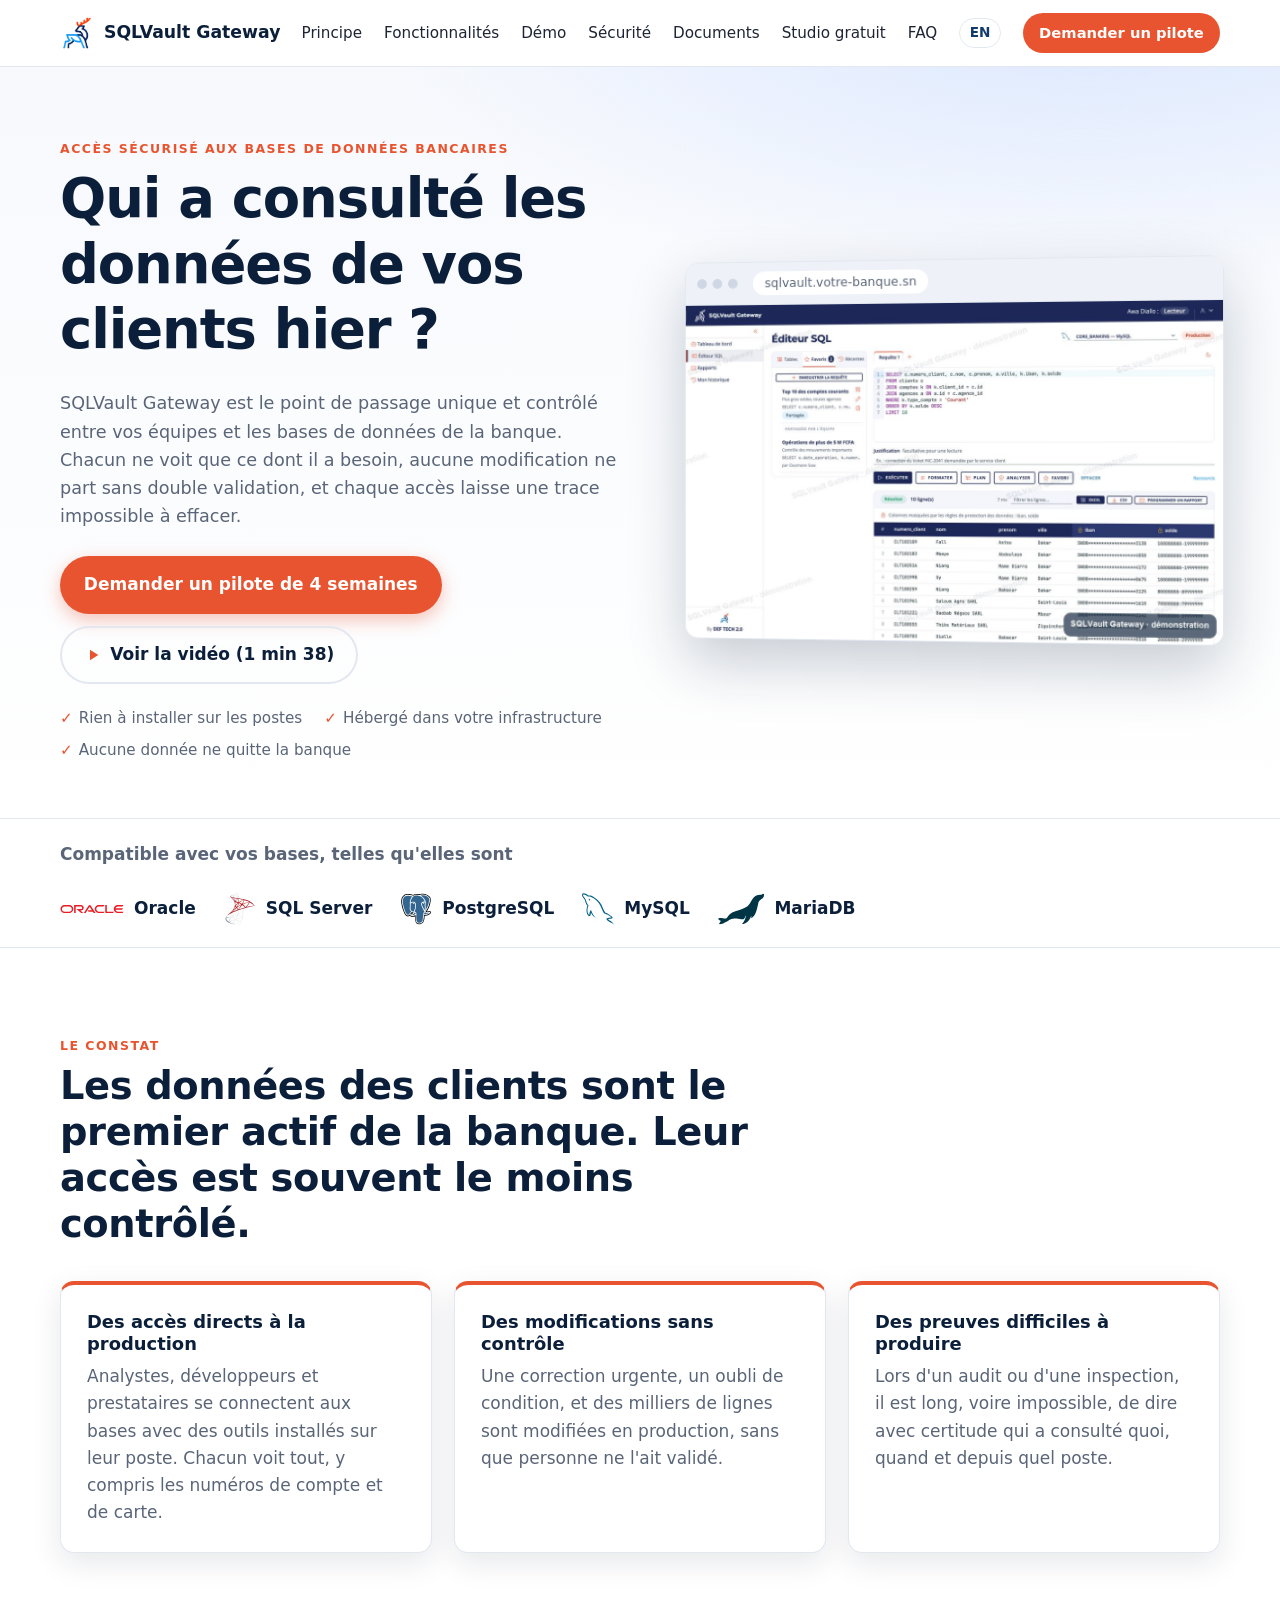
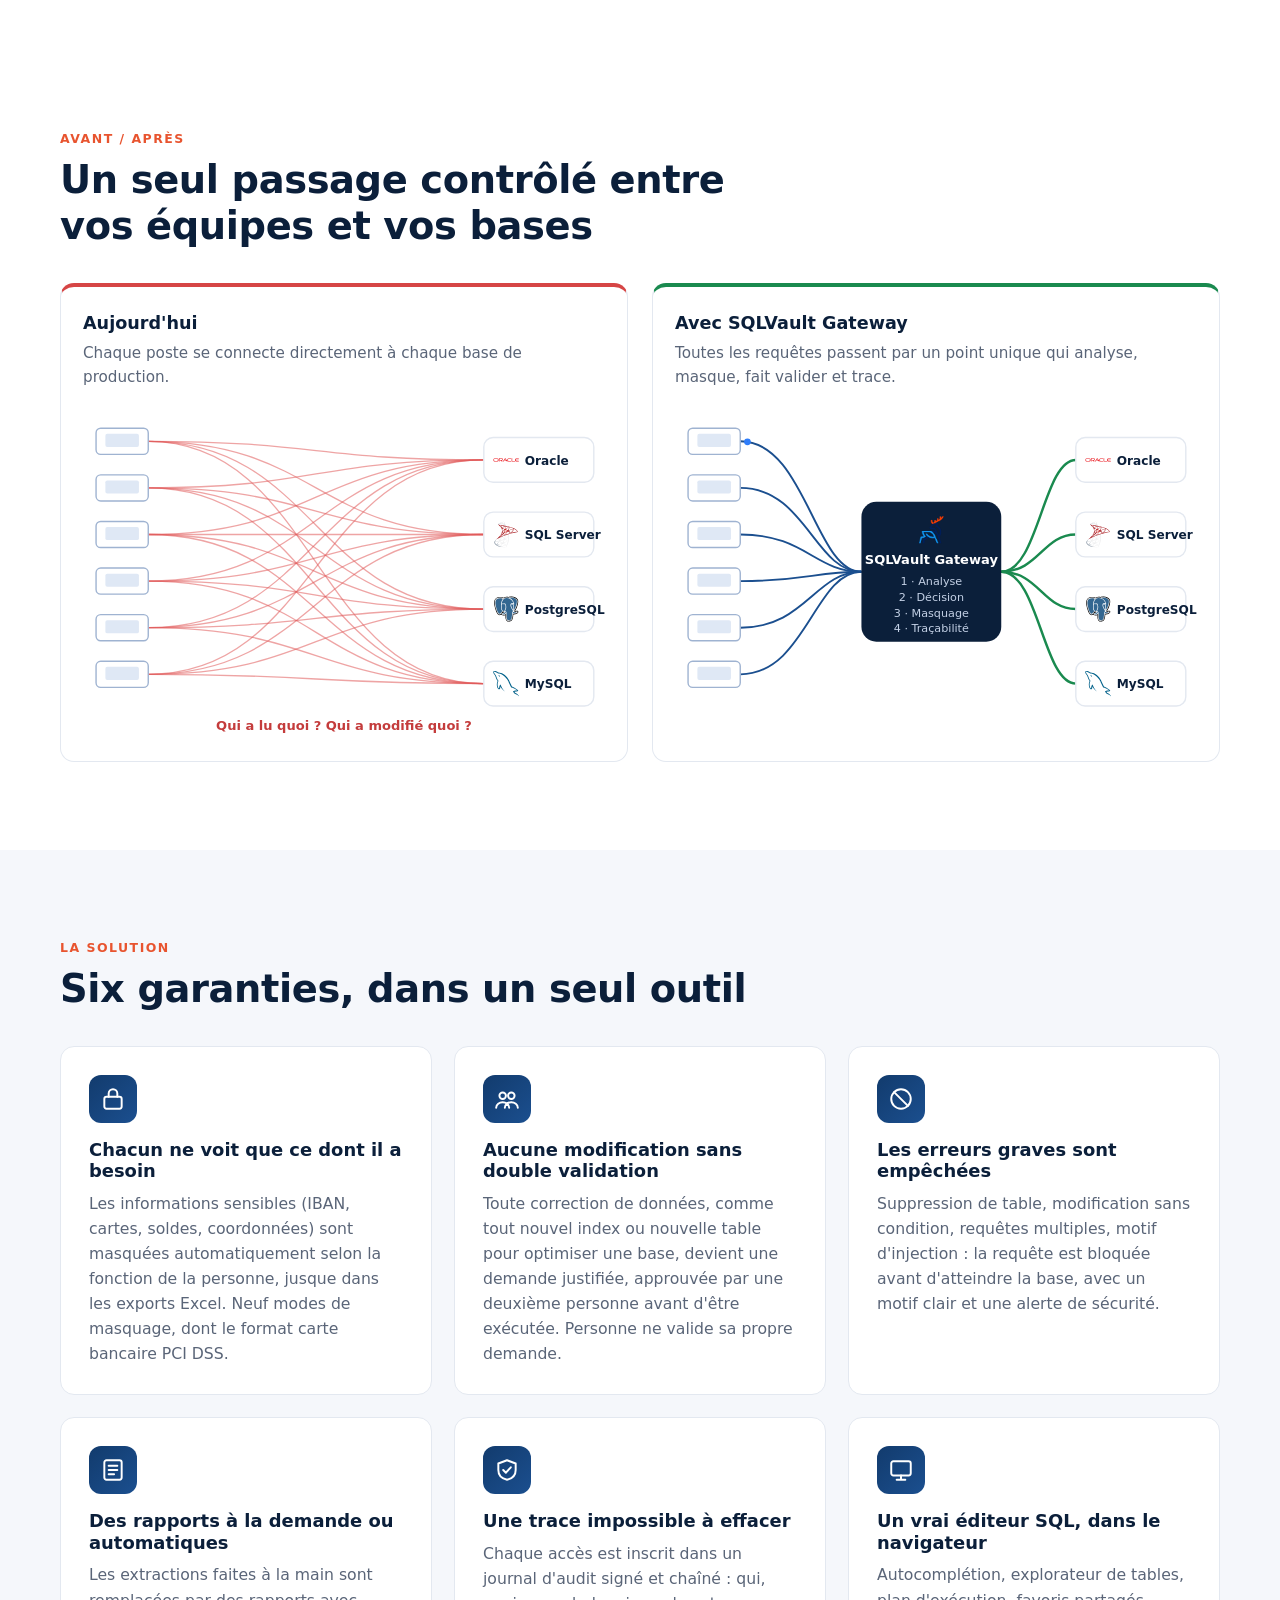
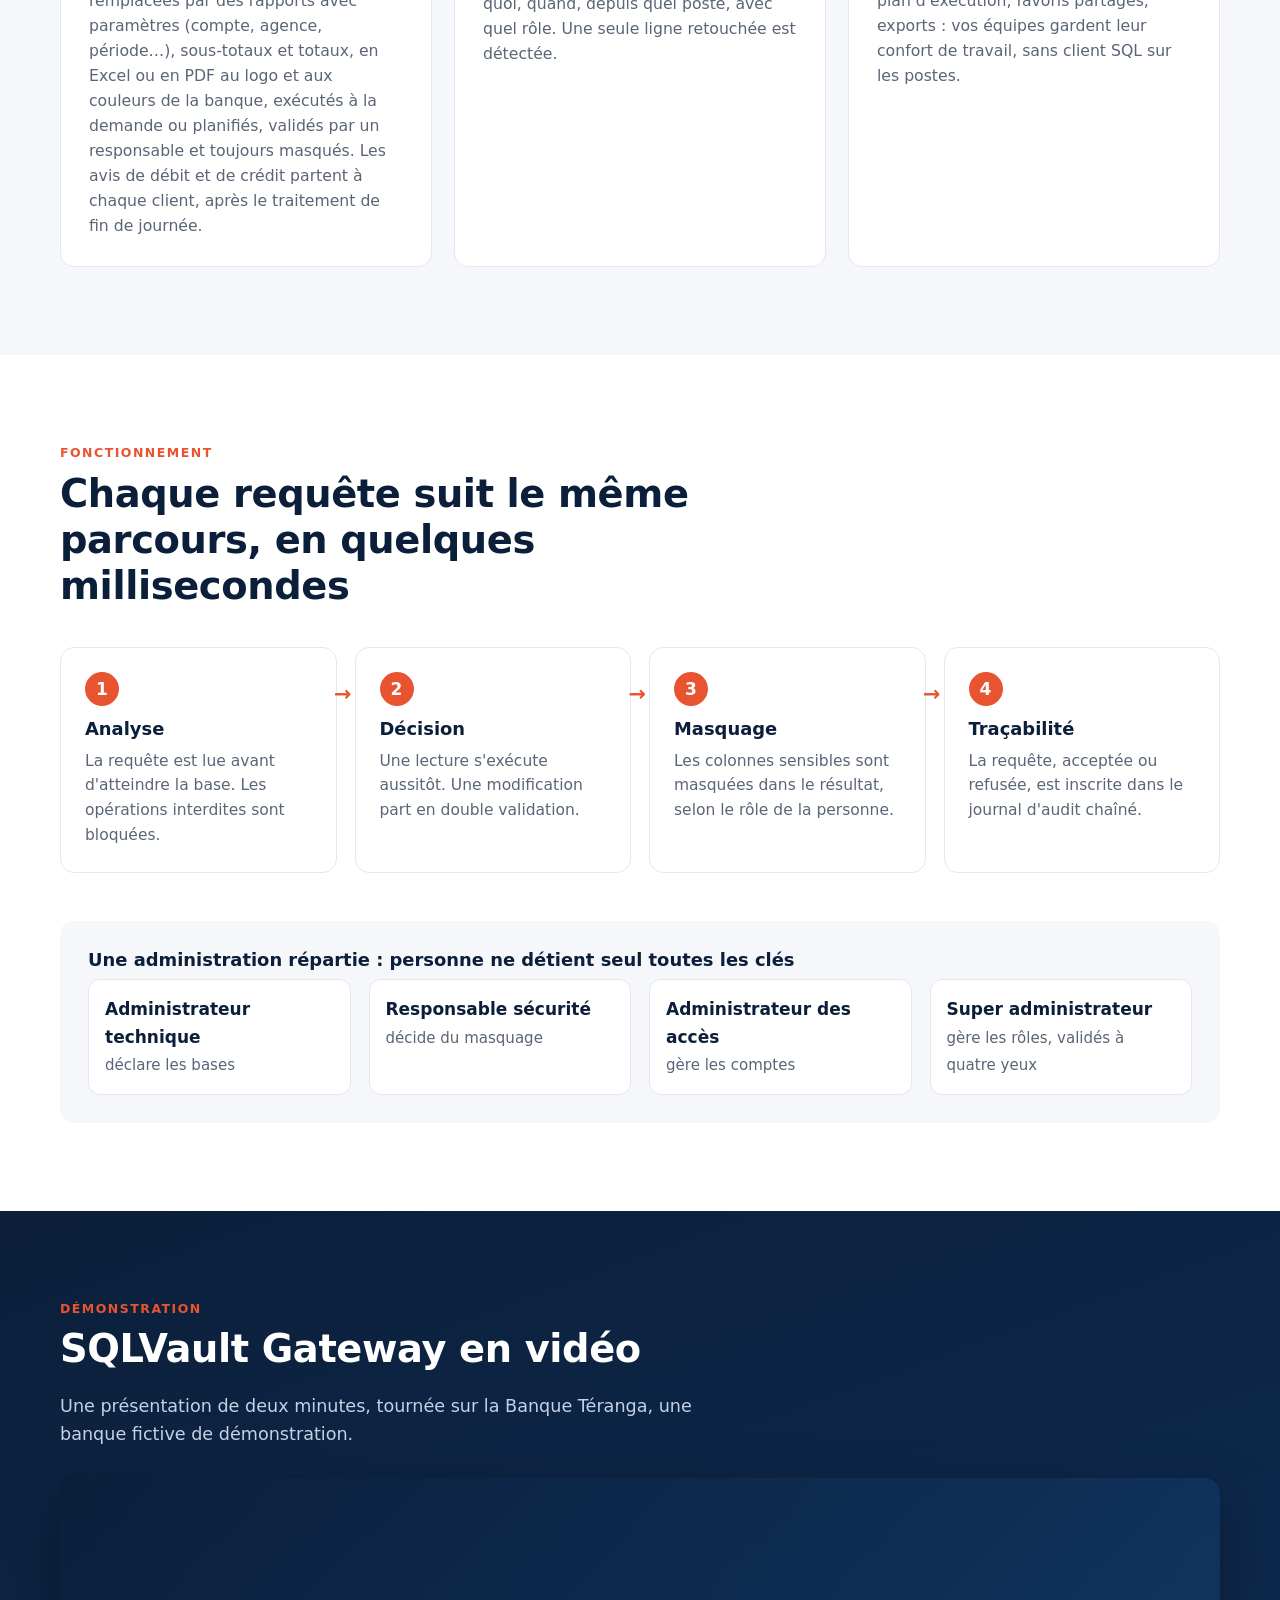
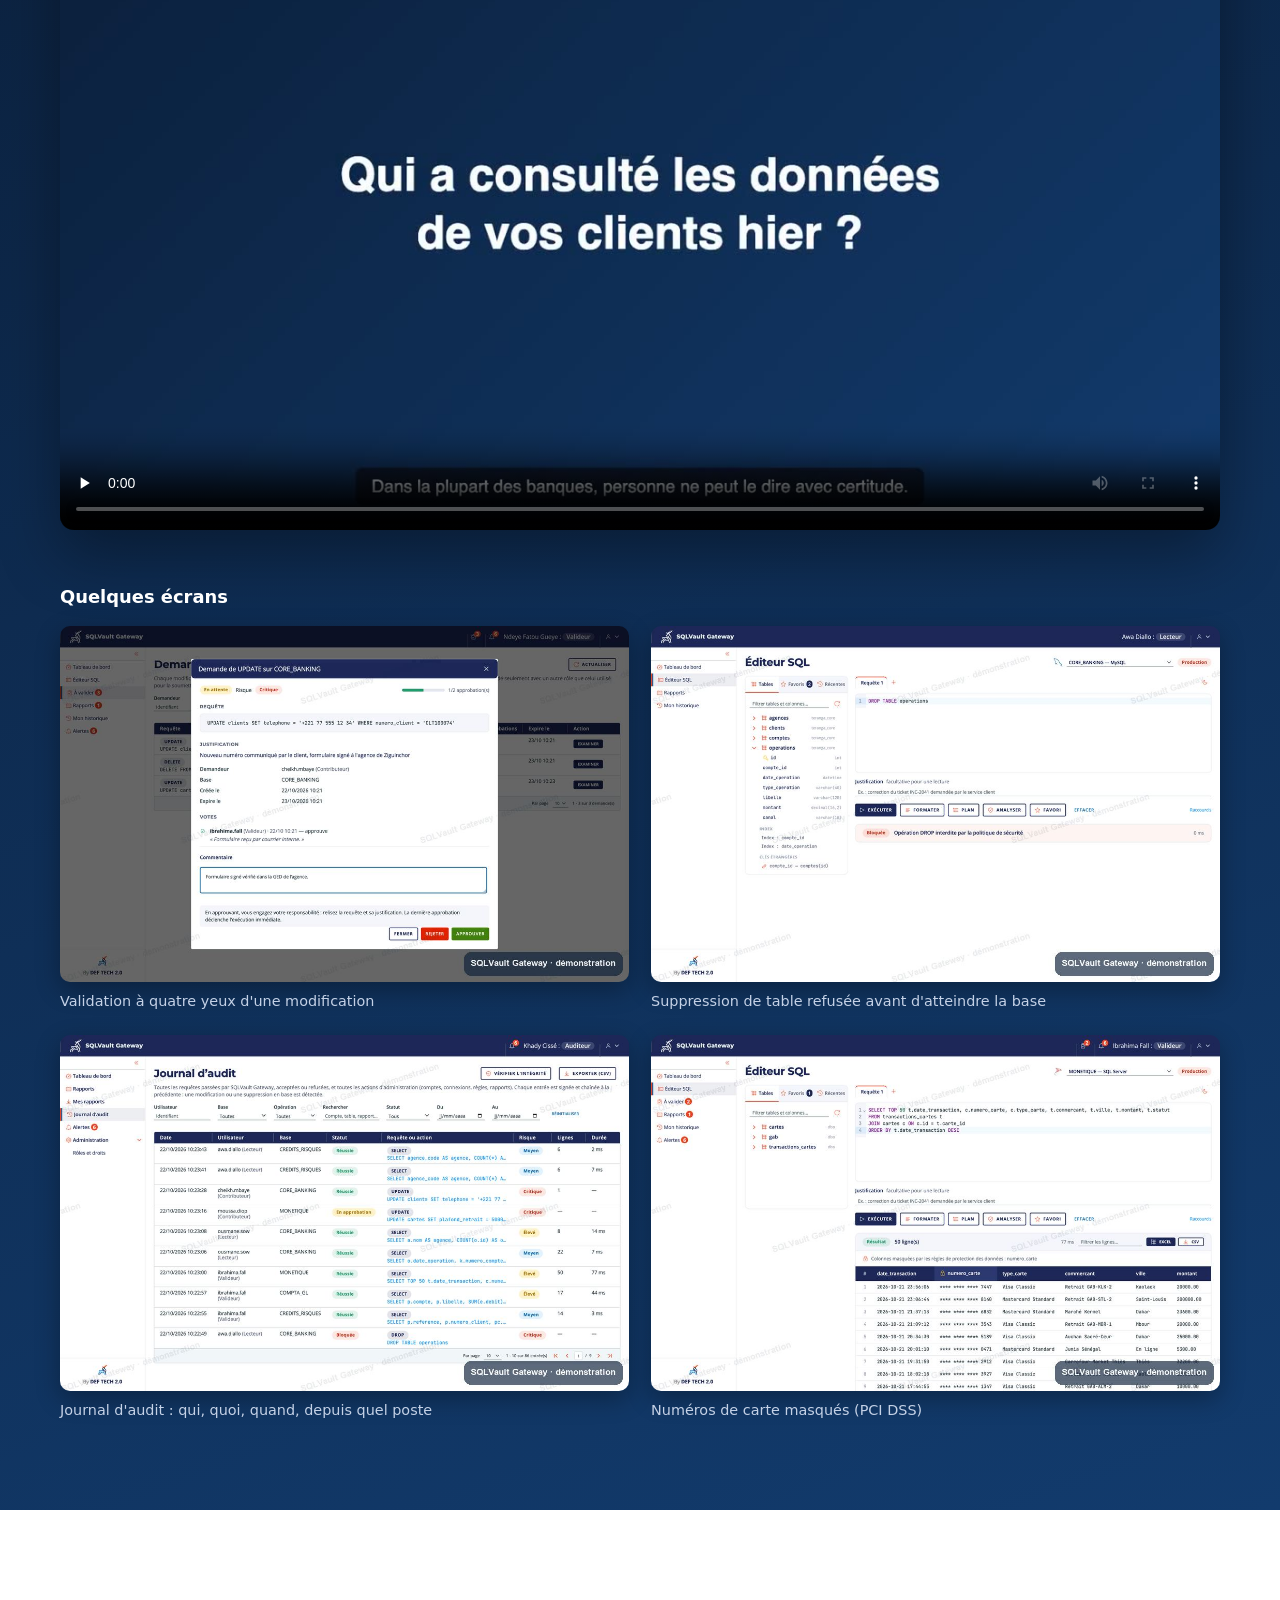
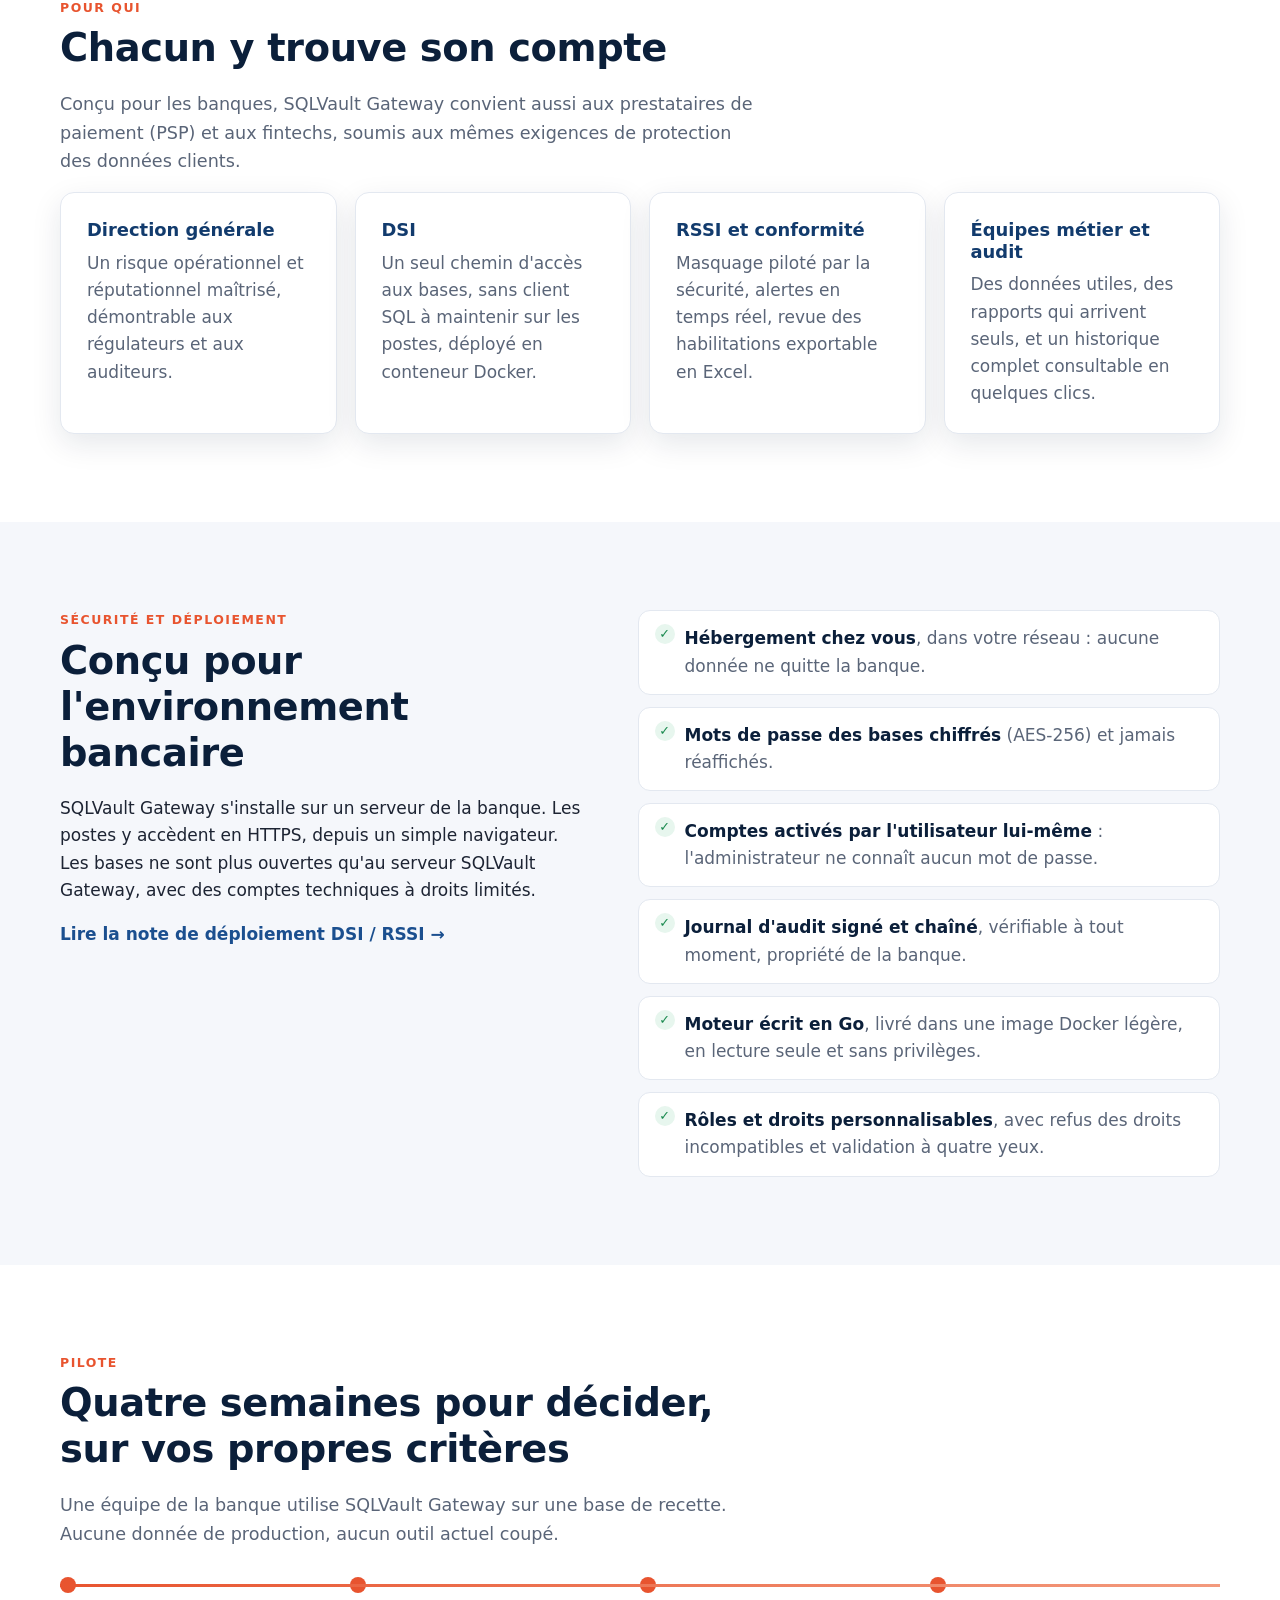
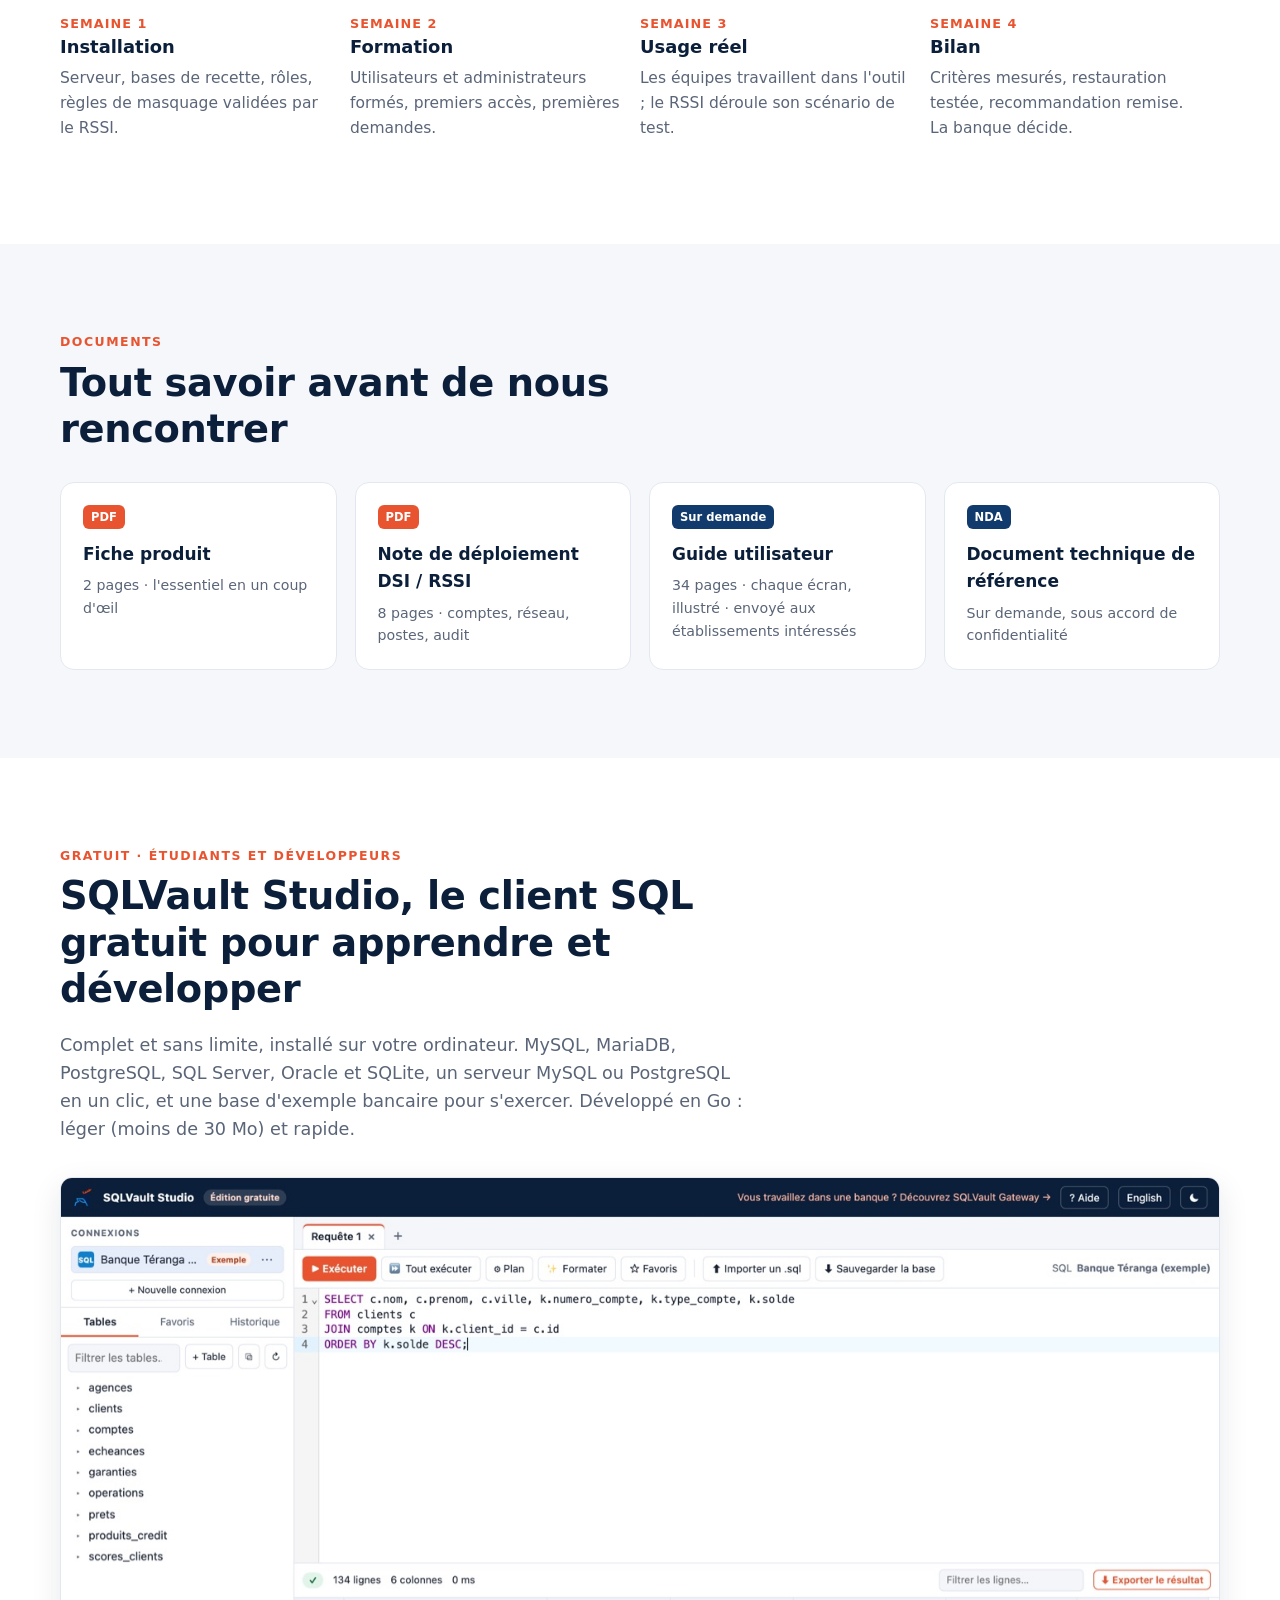
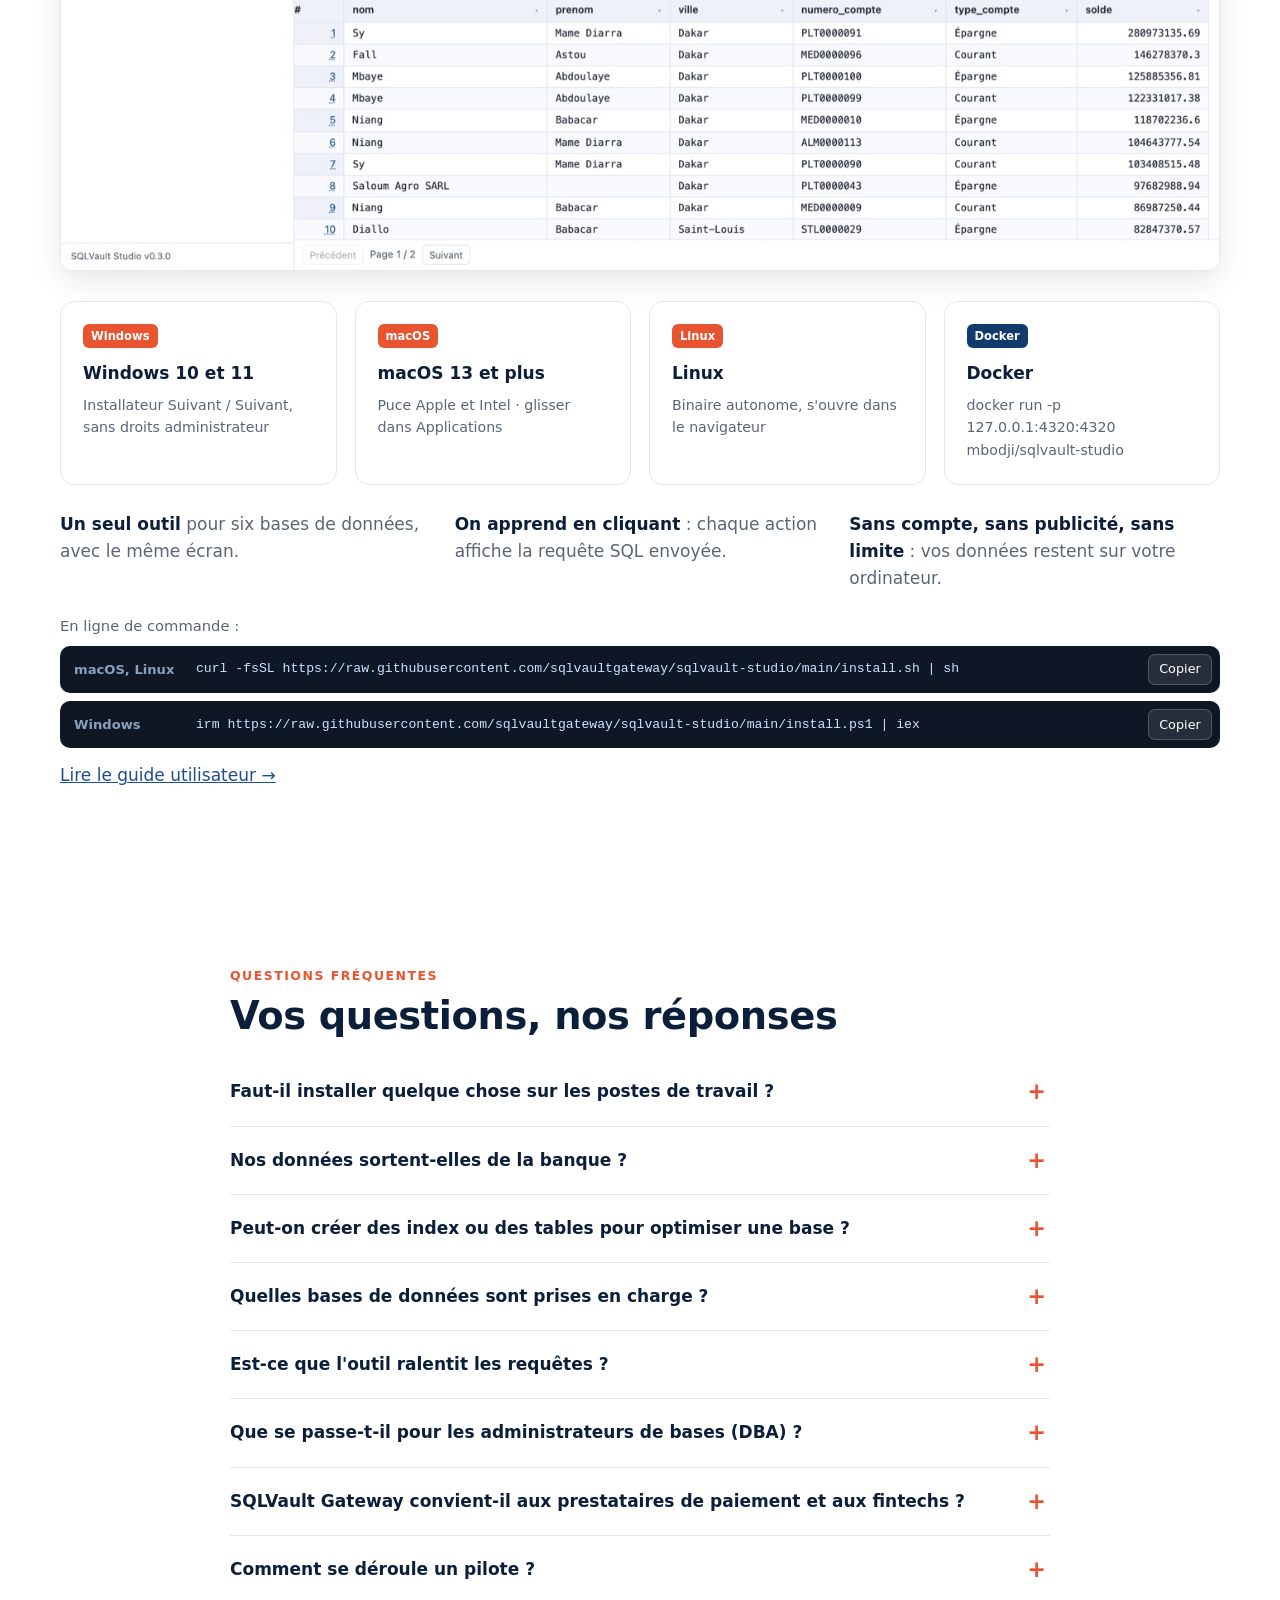
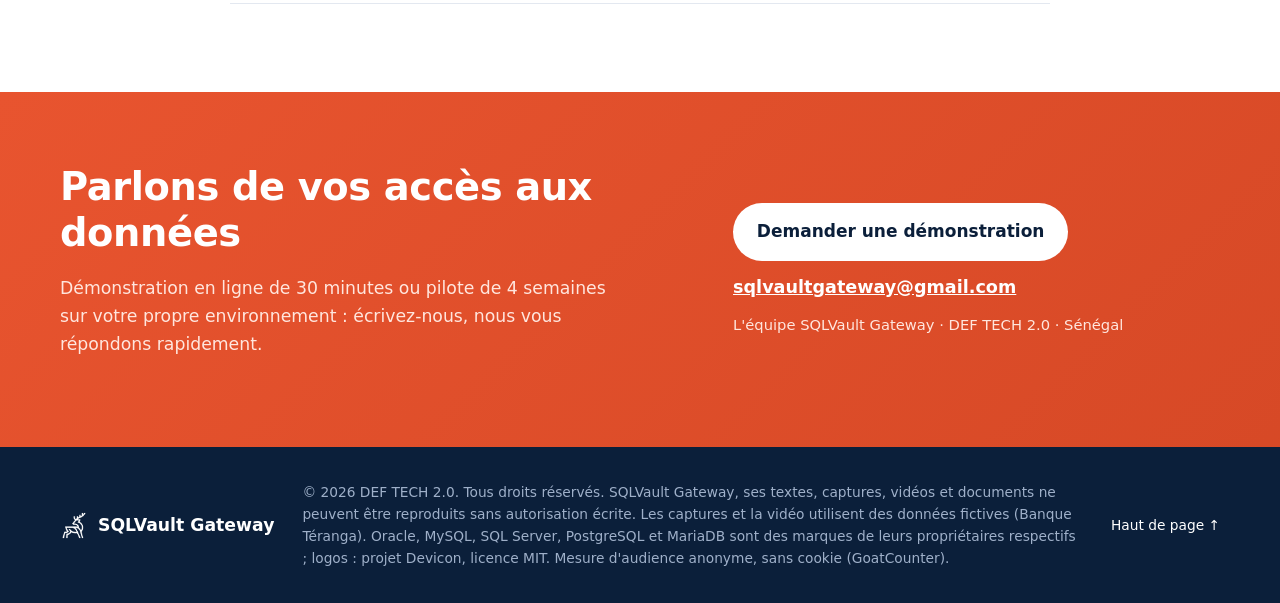
<file: assets/index.html>
<!doctype html>
<html lang="fr">
<head>
  <meta charset="utf-8">
  <meta name="viewport" content="width=device-width, initial-scale=1">
  <title>SQLVault Gateway · Accès sécurisé aux bases de données bancaires</title>
  <meta name="description" content="SQLVault Gateway contrôle et trace chaque accès aux bases de données de la banque : données sensibles masquées, double validation des modifications, rapports automatiques et journal d'audit infalsifiable. Oracle, SQL Server, PostgreSQL, MySQL, MariaDB.">
  <link rel="canonical" href="https://sqlvaultgateway.github.io/">
  <link rel="alternate" hreflang="fr" href="https://sqlvaultgateway.github.io/">
  <link rel="alternate" hreflang="en" href="https://sqlvaultgateway.github.io/en/">
  <link rel="alternate" hreflang="x-default" href="https://sqlvaultgateway.github.io/">
  <link rel="icon" href="favicon.ico">
  <meta name="theme-color" content="#0b1f3a">
  <meta property="og:type" content="website">
  <meta property="og:locale" content="fr_FR">
  <meta property="og:site_name" content="SQLVault Gateway">
  <meta property="og:title" content="SQLVault Gateway · Qui a consulté les données de vos clients hier ?">
  <meta property="og:description" content="Masquage des données sensibles, validation à quatre yeux, rapports automatiques et journal d'audit infalsifiable, pour toutes les bases de la banque.">
  <meta property="og:url" content="https://sqlvaultgateway.github.io/">
  <meta property="og:image" content="https://sqlvaultgateway.github.io/assets/img/og-cover.jpg">
  <meta name="twitter:card" content="summary_large_image">
  <link rel="stylesheet" href="assets/style.css">
  <script type="application/ld+json">
  {"@context":"https://schema.org","@type":"SoftwareApplication","name":"SQLVault Gateway","applicationCategory":"SecurityApplication",
   "operatingSystem":"Linux (Docker)","description":"Passerelle d'accès sécurisé aux bases de données bancaires : masquage, double validation, rapports paramétrés en Excel ou PDF, journal d'audit chaîné.",
   "publisher":{"@type":"Organization","name":"DEF TECH 2.0","email":"sqlvaultgateway@gmail.com"},"url":"https://sqlvaultgateway.github.io/","inLanguage":"fr"}
  </script>
</head>
<body id="haut">
<a class="skip" href="#contenu">Aller au contenu</a>

<header class="nav">
  <div class="wrap nav-in">
    <a class="brand" href="#haut" aria-label="SQLVault Gateway, accueil"><img src="assets/img/logo-primaire.png" alt="" width="34" height="34"><span>SQLVault Gateway</span></a>
    <button class="burger" aria-label="Ouvrir le menu" aria-expanded="false" aria-controls="menu"><span></span><span></span><span></span></button>
    <nav id="menu" aria-label="Navigation principale">
      <a href="#architecture">Principe</a>
      <a href="#fonctions">Fonctionnalités</a>
      <a href="#demo">Démo</a>
      <a href="#securite">Sécurité</a>
      <a href="#documents">Documents</a>
      <a href="#studio">Studio gratuit</a>
      <a href="#faq">FAQ</a>
      <a class="lang" href="en/" hreflang="en" lang="en">EN</a>
      <a class="btn btn-sm" href="#contact">Demander un pilote</a>
    </nav>
  </div>
</header>

<main id="contenu">

<!-- Accroche -->
<section class="hero">
  <div class="wrap hero-in">
    <div class="hero-text">
      <p class="kicker">Accès sécurisé aux bases de données bancaires</p>
      <h1>Qui a consulté les données de vos clients hier&nbsp;?</h1>
      <p class="lead">SQLVault Gateway est le point de passage unique et contrôlé entre vos équipes et les bases de données de la banque. Chacun ne voit que ce dont il a besoin, aucune modification ne part sans double validation, et chaque accès laisse une trace impossible à effacer.</p>
      <div class="cta">
        <a class="btn" href="#contact">Demander un pilote de 4 semaines</a>
        <a class="btn btn-ghost" href="#demo"><svg viewBox="0 0 24 24" aria-hidden="true"><path d="M8 5v14l11-7z"/></svg>Voir la vidéo (1 min 38)</a>
      </div>
      <ul class="hero-points">
        <li>Rien à installer sur les postes</li>
        <li>Hébergé dans votre infrastructure</li>
        <li>Aucune donnée ne quitte la banque</li>
      </ul>
    </div>
    <figure class="shot hero-shot">
      <div class="shot-bar"><i></i><i></i><i></i><span>sqlvault.votre-banque.sn</span></div>
      <img src="assets/img/05-editeur-resultat-masque.jpg" alt="Éditeur SQL de SQLVault Gateway : IBAN et soldes masqués pour une analyste" width="1200" height="750">
    </figure>
  </div>
</section>

<!-- Moteurs -->
<section class="engines" aria-label="Bases de données compatibles">
  <div class="wrap engines-in">
    <p>Compatible avec vos bases, telles qu'elles sont</p>
    <ul>
      <li><img src="assets/db/oracle.svg" alt="" width="40" height="40">Oracle</li>
      <li><img src="assets/db/mssql.svg" alt="" width="40" height="40">SQL Server</li>
      <li><img src="assets/db/postgresql.svg" alt="" width="40" height="40">PostgreSQL</li>
      <li><img src="assets/db/mysql.svg" alt="" width="40" height="40">MySQL</li>
      <li><img src="assets/db/mariadb.svg" alt="" width="40" height="40">MariaDB</li>
    </ul>
  </div>
</section>

<!-- Problème -->
<section class="section" id="probleme">
  <div class="wrap">
    <p class="kicker">Le constat</p>
    <h2>Les données des clients sont le premier actif de la banque. Leur accès est souvent le moins contrôlé.</h2>
    <div class="grid3">
      <article class="card">
        <h3>Des accès directs à la production</h3>
        <p>Analystes, développeurs et prestataires se connectent aux bases avec des outils installés sur leur poste. Chacun voit tout, y compris les numéros de compte et de carte.</p>
      </article>
      <article class="card">
        <h3>Des modifications sans contrôle</h3>
        <p>Une correction urgente, un oubli de condition, et des milliers de lignes sont modifiées en production, sans que personne ne l'ait validé.</p>
      </article>
      <article class="card">
        <h3>Des preuves difficiles à produire</h3>
        <p>Lors d'un audit ou d'une inspection, il est long, voire impossible, de dire avec certitude qui a consulté quoi, quand et depuis quel poste.</p>
      </article>
    </div>
  </div>
</section>

<!-- Avant / après -->
<section class="section arch" id="architecture">
  <div class="wrap">
    <p class="kicker">Avant / après</p>
    <h2>Un seul passage contrôlé entre vos équipes et vos bases</h2>
    <div class="arch-grid">
      <figure class="arch-panel arch-before">
        <figcaption><strong>Aujourd'hui</strong><span>Chaque poste se connecte directement à chaque base de production.</span></figcaption>
        <svg viewBox="0 0 560 360" role="img" aria-label="Six postes de travail reliés directement aux quatre bases de production, par une multitude de connexions croisées">
          <g class="lines-bad"><path d="M70 40 C 250 40, 250 60, 430 60"/><path d="M70 40 C 250 40, 250 140, 430 140"/><path d="M70 40 C 250 40, 250 220, 430 220"/><path d="M70 40 C 250 40, 250 300, 430 300"/><path d="M70 90 C 250 90, 250 60, 430 60"/><path d="M70 90 C 250 90, 250 140, 430 140"/><path d="M70 90 C 250 90, 250 220, 430 220"/><path d="M70 90 C 250 90, 250 300, 430 300"/><path d="M70 140 C 250 140, 250 60, 430 60"/><path d="M70 140 C 250 140, 250 140, 430 140"/><path d="M70 140 C 250 140, 250 220, 430 220"/><path d="M70 140 C 250 140, 250 300, 430 300"/><path d="M70 190 C 250 190, 250 60, 430 60"/><path d="M70 190 C 250 190, 250 140, 430 140"/><path d="M70 190 C 250 190, 250 220, 430 220"/><path d="M70 190 C 250 190, 250 300, 430 300"/><path d="M70 240 C 250 240, 250 60, 430 60"/><path d="M70 240 C 250 240, 250 140, 430 140"/><path d="M70 240 C 250 240, 250 220, 430 220"/><path d="M70 240 C 250 240, 250 300, 430 300"/><path d="M70 290 C 250 290, 250 60, 430 60"/><path d="M70 290 C 250 290, 250 140, 430 140"/><path d="M70 290 C 250 290, 250 220, 430 220"/><path d="M70 290 C 250 290, 250 300, 430 300"/></g>
          <g class="post"><rect x="14" y="26" width="56" height="28" rx="5"/><rect x="24" y="32" width="36" height="14" rx="2" class="screen"/></g><g class="post"><rect x="14" y="76" width="56" height="28" rx="5"/><rect x="24" y="82" width="36" height="14" rx="2" class="screen"/></g><g class="post"><rect x="14" y="126" width="56" height="28" rx="5"/><rect x="24" y="132" width="36" height="14" rx="2" class="screen"/></g><g class="post"><rect x="14" y="176" width="56" height="28" rx="5"/><rect x="24" y="182" width="36" height="14" rx="2" class="screen"/></g><g class="post"><rect x="14" y="226" width="56" height="28" rx="5"/><rect x="24" y="232" width="36" height="14" rx="2" class="screen"/></g><g class="post"><rect x="14" y="276" width="56" height="28" rx="5"/><rect x="24" y="282" width="36" height="14" rx="2" class="screen"/></g>
          <g class="db"><rect x="430" y="36" width="118" height="48" rx="10"/><image href="assets/db/oracle.svg" x="440" y="46" width="28" height="28"/><text x="474" y="65">Oracle</text></g><g class="db"><rect x="430" y="116" width="118" height="48" rx="10"/><image href="assets/db/mssql.svg" x="440" y="126" width="28" height="28"/><text x="474" y="145">SQL Server</text></g><g class="db"><rect x="430" y="196" width="118" height="48" rx="10"/><image href="assets/db/postgresql.svg" x="440" y="206" width="28" height="28"/><text x="474" y="225">PostgreSQL</text></g><g class="db"><rect x="430" y="276" width="118" height="48" rx="10"/><image href="assets/db/mysql.svg" x="440" y="286" width="28" height="28"/><text x="474" y="305">MySQL</text></g>
          <text x="280" y="350" text-anchor="middle" class="warn">Qui a lu quoi ? Qui a modifié quoi ?</text>
        </svg>
      </figure>
      <figure class="arch-panel arch-after">
        <figcaption><strong>Avec SQLVault Gateway</strong><span>Toutes les requêtes passent par un point unique qui analyse, masque, fait valider et trace.</span></figcaption>
        <svg viewBox="0 0 560 360" role="img" aria-label="Six postes de travail reliés à SQLVault Gateway, seul point d'accès aux quatre bases de production">
          <g class="lines-in"><path d="M70 40 C 140 40, 150 180, 200 180"/><path d="M70 90 C 140 90, 150 180, 200 180"/><path d="M70 140 C 140 140, 150 180, 200 180"/><path d="M70 190 C 140 190, 150 180, 200 180"/><path d="M70 240 C 140 240, 150 180, 200 180"/><path d="M70 290 C 140 290, 150 180, 200 180"/></g>
          <g class="lines-out"><path d="M350 180 C 390 180, 395 60, 430 60"/><path d="M350 180 C 390 180, 395 140, 430 140"/><path d="M350 180 C 390 180, 395 220, 430 220"/><path d="M350 180 C 390 180, 395 300, 430 300"/></g>
          <g class="post"><rect x="14" y="26" width="56" height="28" rx="5"/><rect x="24" y="32" width="36" height="14" rx="2" class="screen"/></g><g class="post"><rect x="14" y="76" width="56" height="28" rx="5"/><rect x="24" y="82" width="36" height="14" rx="2" class="screen"/></g><g class="post"><rect x="14" y="126" width="56" height="28" rx="5"/><rect x="24" y="132" width="36" height="14" rx="2" class="screen"/></g><g class="post"><rect x="14" y="176" width="56" height="28" rx="5"/><rect x="24" y="182" width="36" height="14" rx="2" class="screen"/></g><g class="post"><rect x="14" y="226" width="56" height="28" rx="5"/><rect x="24" y="232" width="36" height="14" rx="2" class="screen"/></g><g class="post"><rect x="14" y="276" width="56" height="28" rx="5"/><rect x="24" y="282" width="36" height="14" rx="2" class="screen"/></g>
          <g class="db"><rect x="430" y="36" width="118" height="48" rx="10"/><image href="assets/db/oracle.svg" x="440" y="46" width="28" height="28"/><text x="474" y="65">Oracle</text></g><g class="db"><rect x="430" y="116" width="118" height="48" rx="10"/><image href="assets/db/mssql.svg" x="440" y="126" width="28" height="28"/><text x="474" y="145">SQL Server</text></g><g class="db"><rect x="430" y="196" width="118" height="48" rx="10"/><image href="assets/db/postgresql.svg" x="440" y="206" width="28" height="28"/><text x="474" y="225">PostgreSQL</text></g><g class="db"><rect x="430" y="276" width="118" height="48" rx="10"/><image href="assets/db/mysql.svg" x="440" y="286" width="28" height="28"/><text x="474" y="305">MySQL</text></g>
          <g class="gw"><rect x="200" y="105" width="150" height="150" rx="16"/><image href="assets/img/logo-primaire.png" x="257" y="117" width="36" height="36"/>
            <text x="275" y="172" text-anchor="middle" class="gw-name">SQLVault Gateway</text>
            <text x="275" y="194" text-anchor="middle" class="gw-step">1 · Analyse</text><text x="275" y="211" text-anchor="middle" class="gw-step">2 · Décision</text>
            <text x="275" y="228" text-anchor="middle" class="gw-step">3 · Masquage</text><text x="275" y="245" text-anchor="middle" class="gw-step">4 · Traçabilité</text></g>
        </svg>
      </figure>
    </div>
  </div>
</section>

<!-- Fonctionnalités -->
<section class="section alt" id="fonctions">
  <div class="wrap">
    <p class="kicker">La solution</p>
    <h2>Six garanties, dans un seul outil</h2>
    <div class="features">
      <article class="feature">
        <span class="ico"><svg viewBox="0 0 24 24"><rect x="4" y="10" width="16" height="11" rx="2"/><path d="M8 10V7a4 4 0 0 1 8 0v3"/></svg></span>
        <h3>Chacun ne voit que ce dont il a besoin</h3>
        <p>Les informations sensibles (IBAN, cartes, soldes, coordonnées) sont masquées automatiquement selon la fonction de la personne, jusque dans les exports Excel. Neuf modes de masquage, dont le format carte bancaire PCI DSS.</p>
      </article>
      <article class="feature">
        <span class="ico"><svg viewBox="0 0 24 24"><circle cx="8" cy="9" r="3"/><circle cx="16" cy="9" r="3"/><path d="M2 20c0-3 3-5 6-5s6 2 6 5M10 20c0-3 3-5 6-5s6 2 6 5"/></svg></span>
        <h3>Aucune modification sans double validation</h3>
        <p>Toute correction de données, comme tout nouvel index ou nouvelle table pour optimiser une base, devient une demande justifiée, approuvée par une deuxième personne avant d'être exécutée. Personne ne valide sa propre demande.</p>
      </article>
      <article class="feature">
        <span class="ico"><svg viewBox="0 0 24 24"><circle cx="12" cy="12" r="9"/><path d="M5.6 5.6l12.8 12.8"/></svg></span>
        <h3>Les erreurs graves sont empêchées</h3>
        <p>Suppression de table, modification sans condition, requêtes multiples, motif d'injection : la requête est bloquée avant d'atteindre la base, avec un motif clair et une alerte de sécurité.</p>
      </article>
      <article class="feature">
        <span class="ico"><svg viewBox="0 0 24 24"><rect x="4" y="3" width="16" height="18" rx="2"/><path d="M8 8h8M8 12h8M8 16h5"/></svg></span>
        <h3>Des rapports à la demande ou automatiques</h3>
        <p>Les extractions faites à la main sont remplacées par des rapports avec paramètres (compte, agence, période…), sous-totaux et totaux, en Excel ou en PDF au logo et aux couleurs de la banque, exécutés à la demande ou planifiés, validés par un responsable et toujours masqués. Les avis de débit et de crédit partent à chaque client, après le traitement de fin de journée.</p>
      </article>
      <article class="feature">
        <span class="ico"><svg viewBox="0 0 24 24"><path d="M12 3l8 3v6c0 5-3.5 8-8 9-4.5-1-8-4-8-9V6z"/><path d="M8.5 12l2.5 2.5 4.5-5"/></svg></span>
        <h3>Une trace impossible à effacer</h3>
        <p>Chaque accès est inscrit dans un journal d'audit signé et chaîné : qui, quoi, quand, depuis quel poste, avec quel rôle. Une seule ligne retouchée est détectée.</p>
      </article>
      <article class="feature">
        <span class="ico"><svg viewBox="0 0 24 24"><rect x="3" y="4" width="18" height="13" rx="2"/><path d="M8 21h8M12 17v4"/></svg></span>
        <h3>Un vrai éditeur SQL, dans le navigateur</h3>
        <p>Autocomplétion, explorateur de tables, plan d'exécution, favoris partagés, exports : vos équipes gardent leur confort de travail, sans client SQL sur les postes.</p>
      </article>
    </div>
  </div>
</section>

<!-- Fonctionnement -->
<section class="section" id="fonctionnement">
  <div class="wrap">
    <p class="kicker">Fonctionnement</p>
    <h2>Chaque requête suit le même parcours, en quelques millisecondes</h2>
    <ol class="steps">
      <li><b>1</b><h3>Analyse</h3><p>La requête est lue avant d'atteindre la base. Les opérations interdites sont bloquées.</p></li>
      <li><b>2</b><h3>Décision</h3><p>Une lecture s'exécute aussitôt. Une modification part en double validation.</p></li>
      <li><b>3</b><h3>Masquage</h3><p>Les colonnes sensibles sont masquées dans le résultat, selon le rôle de la personne.</p></li>
      <li><b>4</b><h3>Traçabilité</h3><p>La requête, acceptée ou refusée, est inscrite dans le journal d'audit chaîné.</p></li>
    </ol>
    <div class="roles">
      <h3>Une administration répartie : personne ne détient seul toutes les clés</h3>
      <div class="grid4">
        <div><strong>Administrateur technique</strong><span>déclare les bases</span></div>
        <div><strong>Responsable sécurité</strong><span>décide du masquage</span></div>
        <div><strong>Administrateur des accès</strong><span>gère les comptes</span></div>
        <div><strong>Super administrateur</strong><span>gère les rôles, validés à quatre yeux</span></div>
      </div>
    </div>
  </div>
</section>

<!-- Démo -->
<section class="section dark" id="demo">
  <div class="wrap">
    <p class="kicker">Démonstration</p>
    <h2>SQLVault Gateway en vidéo</h2>
    <p class="sub">Une présentation de deux minutes, tournée sur la Banque Téranga, une banque fictive de démonstration.</p>
    <div class="video">
      <video controls preload="none" poster="assets/img/video-poster.jpg" playsinline>
        <source src="assets/video/presentation.mp4" type="video/mp4">
        Votre navigateur ne lit pas la vidéo. <a href="assets/video/presentation.mp4">Télécharger la vidéo</a>.
      </video>
    </div>
    <h3 class="gal-title">Quelques écrans</h3>
    <div class="gallery">
      <figure><button data-full="assets/img/19-examen-demande.jpg"><img loading="lazy" src="assets/img/19-examen-demande.jpg" alt="Examen d'une demande de modification par un valideur" width="1100" height="688"></button><figcaption>Validation à quatre yeux d'une modification</figcaption></figure>
      <figure><button data-full="assets/img/11-requete-bloquee.jpg"><img loading="lazy" src="assets/img/11-requete-bloquee.jpg" alt="Suppression de table refusée par la politique de sécurité" width="1100" height="688"></button><figcaption>Suppression de table refusée avant d'atteindre la base</figcaption></figure>
      <figure><button data-full="assets/img/26-journal-audit.jpg"><img loading="lazy" src="assets/img/26-journal-audit.jpg" alt="Journal d'audit vu par une auditrice" width="1100" height="688"></button><figcaption>Journal d'audit : qui, quoi, quand, depuis quel poste</figcaption></figure>
      <figure><button data-full="assets/img/12c-sqlserver-monetique.jpg"><img loading="lazy" src="assets/img/12c-sqlserver-monetique.jpg" alt="Numéros de carte masqués sur SQL Server" width="1100" height="688"></button><figcaption>Numéros de carte masqués (PCI DSS)</figcaption></figure>
    </div>
  </div>
</section>

<!-- Pour qui -->
<section class="section" id="pour-qui">
  <div class="wrap">
    <p class="kicker">Pour qui</p>
    <h2>Chacun y trouve son compte</h2>
    <p class="sub">Conçu pour les banques, SQLVault Gateway convient aussi aux prestataires de paiement (PSP) et aux fintechs, soumis aux mêmes exigences de protection des données clients.</p>
    <div class="grid4 who">
      <article class="card"><h3>Direction générale</h3><p>Un risque opérationnel et réputationnel maîtrisé, démontrable aux régulateurs et aux auditeurs.</p></article>
      <article class="card"><h3>DSI</h3><p>Un seul chemin d'accès aux bases, sans client SQL à maintenir sur les postes, déployé en conteneur Docker.</p></article>
      <article class="card"><h3>RSSI et conformité</h3><p>Masquage piloté par la sécurité, alertes en temps réel, revue des habilitations exportable en Excel.</p></article>
      <article class="card"><h3>Équipes métier et audit</h3><p>Des données utiles, des rapports qui arrivent seuls, et un historique complet consultable en quelques clics.</p></article>
    </div>
  </div>
</section>

<!-- Sécurité -->
<section class="section alt" id="securite">
  <div class="wrap two">
    <div>
      <p class="kicker">Sécurité et déploiement</p>
      <h2>Conçu pour l'environnement bancaire</h2>
      <p>SQLVault Gateway s'installe sur un serveur de la banque. Les postes y accèdent en HTTPS, depuis un simple navigateur. Les bases ne sont plus ouvertes qu'au serveur SQLVault Gateway, avec des comptes techniques à droits limités.</p>
      <a class="link" href="assets/docs/SQLVault-Gateway-Note-DSI-RSSI.pdf">Lire la note de déploiement DSI / RSSI →</a>
    </div>
    <ul class="checks">
      <li><b>Hébergement chez vous</b>, dans votre réseau : aucune donnée ne quitte la banque.</li>
      <li><b>Mots de passe des bases chiffrés</b> (AES-256) et jamais réaffichés.</li>
      <li><b>Comptes activés par l'utilisateur lui-même</b> : l'administrateur ne connaît aucun mot de passe.</li>
      <li><b>Journal d'audit signé et chaîné</b>, vérifiable à tout moment, propriété de la banque.</li>
      <li><b>Moteur écrit en Go</b>, livré dans une image Docker légère, en lecture seule et sans privilèges.</li>
      <li><b>Rôles et droits personnalisables</b>, avec refus des droits incompatibles et validation à quatre yeux.</li>
    </ul>
  </div>
</section>

<!-- Pilote -->
<section class="section" id="pilote">
  <div class="wrap">
    <p class="kicker">Pilote</p>
    <h2>Quatre semaines pour décider, sur vos propres critères</h2>
    <p class="sub">Une équipe de la banque utilise SQLVault Gateway sur une base de recette. Aucune donnée de production, aucun outil actuel coupé.</p>
    <ol class="timeline">
      <li><span>Semaine 1</span><h3>Installation</h3><p>Serveur, bases de recette, rôles, règles de masquage validées par le RSSI.</p></li>
      <li><span>Semaine 2</span><h3>Formation</h3><p>Utilisateurs et administrateurs formés, premiers accès, premières demandes.</p></li>
      <li><span>Semaine 3</span><h3>Usage réel</h3><p>Les équipes travaillent dans l'outil ; le RSSI déroule son scénario de test.</p></li>
      <li><span>Semaine 4</span><h3>Bilan</h3><p>Critères mesurés, restauration testée, recommandation remise. La banque décide.</p></li>
    </ol>
  </div>
</section>

<!-- Documents -->
<section class="section alt" id="documents">
  <div class="wrap">
    <p class="kicker">Documents</p>
    <h2>Tout savoir avant de nous rencontrer</h2>
    <div class="docs">
      <a class="doc" href="assets/docs/SQLVault-Gateway-Fiche-produit.pdf"><span class="pdf">PDF</span><strong>Fiche produit</strong><small>2 pages · l'essentiel en un coup d'œil</small></a>
      <a class="doc" href="assets/docs/SQLVault-Gateway-Note-DSI-RSSI.pdf"><span class="pdf">PDF</span><strong>Note de déploiement DSI / RSSI</strong><small>8 pages · comptes, réseau, postes, audit</small></a>
      <a class="doc doc-ask" href="mailto:sqlvaultgateway@gmail.com?subject=Demande%20du%20guide%20utilisateur%20SQLVault%20Gateway"><span class="pdf">Sur demande</span><strong>Guide utilisateur</strong><small>34 pages · chaque écran, illustré · envoyé aux établissements intéressés</small></a>
      <a class="doc doc-ask" href="mailto:sqlvaultgateway@gmail.com?subject=Demande%20du%20document%20technique%20SQLVault%20Gateway"><span class="pdf">NDA</span><strong>Document technique de référence</strong><small>Sur demande, sous accord de confidentialité</small></a>
    </div>
  </div>
</section>

<!-- SQLVault Studio, édition gratuite -->
<section class="section" id="studio">
  <div class="wrap">
    <p class="kicker">Gratuit · étudiants et développeurs</p>
    <h2>SQLVault Studio, le client SQL gratuit pour apprendre et développer</h2>
    <p class="sub">Complet et sans limite, installé sur votre ordinateur. MySQL, MariaDB, PostgreSQL, SQL Server, Oracle et SQLite, un serveur MySQL ou PostgreSQL en un clic, et une base d'exemple bancaire pour s'exercer. Développé en Go : léger (moins de 30 Mo) et rapide.</p>
    <figure class="studio-shot"><img loading="lazy" src="assets/img/studio.jpg" alt="SQLVault Studio : une requête sur la base d'exemple Banque Téranga" width="1400" height="836"></figure>
    <div class="docs">
      <a class="doc" href="https://github.com/sqlvaultgateway/sqlvault-studio/releases/latest" rel="noopener"><span class="pdf">Windows</span><strong>Windows 10 et 11</strong><small>Installateur Suivant / Suivant, sans droits administrateur</small></a>
      <a class="doc" href="https://github.com/sqlvaultgateway/sqlvault-studio/releases/latest" rel="noopener"><span class="pdf">macOS</span><strong>macOS 13 et plus</strong><small>Puce Apple et Intel · glisser dans Applications</small></a>
      <a class="doc" href="https://github.com/sqlvaultgateway/sqlvault-studio/releases/latest" rel="noopener"><span class="pdf">Linux</span><strong>Linux</strong><small>Binaire autonome, s'ouvre dans le navigateur</small></a>
      <a class="doc doc-ask" href="https://hub.docker.com/r/mbodji/sqlvault-studio" rel="noopener"><span class="pdf">Docker</span><strong>Docker</strong><small>docker run -p 127.0.0.1:4320:4320 mbodji/sqlvault-studio</small></a>
    </div>
    <ul class="studio-why">
      <li><strong>Un seul outil</strong> pour six bases de données, avec le même écran.</li>
      <li><strong>On apprend en cliquant</strong> : chaque action affiche la requête SQL envoyée.</li>
      <li><strong>Sans compte, sans publicité, sans limite</strong> : vos données restent sur votre ordinateur.</li>
    </ul>
    <div class="studio-cli">
      <p>En ligne de commande :</p>
      <div class="cmd"><span>macOS, Linux</span><code>curl -fsSL https://raw.githubusercontent.com/sqlvaultgateway/sqlvault-studio/main/install.sh | sh</code><button type="button" class="copy" aria-label="Copier la commande">Copier</button></div>
      <div class="cmd"><span>Windows</span><code>irm https://raw.githubusercontent.com/sqlvaultgateway/sqlvault-studio/main/install.ps1 | iex</code><button type="button" class="copy" aria-label="Copier la commande">Copier</button></div>
    </div>
    <p class="studio-guide"><a href="https://github.com/sqlvaultgateway/sqlvault-studio/blob/main/docs/GUIDE.md" rel="noopener">Lire le guide utilisateur →</a></p>
  </div>
</section>

<!-- FAQ -->
<section class="section" id="faq">
  <div class="wrap narrow">
    <p class="kicker">Questions fréquentes</p>
    <h2>Vos questions, nos réponses</h2>
    <details><summary>Faut-il installer quelque chose sur les postes de travail ?</summary><p>Non. Un navigateur récent suffit. SQLVault Gateway est installé sur un serveur de la banque et s'utilise en HTTPS.</p></details>
    <details><summary>Nos données sortent-elles de la banque ?</summary><p>Non. L'outil est hébergé dans votre infrastructure, et DEF TECH n'a pas besoin d'accéder à vos données, y compris pendant le pilote.</p></details>
    <details><summary>Peut-on créer des index ou des tables pour optimiser une base ?</summary><p>Oui, sur les bases où la banque l'autorise. Créer une table ou un index, ajouter une colonne ou recalculer les statistiques passe par la même double validation qu'une modification, et s'exécute sans bloquer la production : si la table est occupée, le changement est abandonné au lieu de faire attendre les utilisateurs. Supprimer une table, vider ou modifier une colonne reste toujours refusé.</p></details>
    <details><summary>Quelles bases de données sont prises en charge ?</summary><p>Oracle, SQL Server, PostgreSQL, MySQL et MariaDB, avec ou sans chiffrement TLS. Le même écran et les mêmes règles servent pour toutes.</p></details>
    <details><summary>Est-ce que l'outil ralentit les requêtes ?</summary><p>L'analyse et le masquage ajoutent quelques millisecondes. Les grands résultats sont lus en flux, et l'export complet est produit côté serveur.</p></details>
    <details><summary>Que se passe-t-il pour les administrateurs de bases (DBA) ?</summary><p>Les optimisations courantes (index, tables de travail, statistiques) peuvent passer par SQLVault Gateway, avec double validation. Les migrations applicatives et l'accès d'urgence passent par des circuits dédiés et tracés (bastion, coffre-fort à mots de passe). La note DSI / RSSI décrit le dispositif complet.</p></details>
    <details><summary>SQLVault Gateway convient-il aux prestataires de paiement et aux fintechs ?</summary><p>Oui. Conçu pour les banques, il répond aux mêmes besoins chez les prestataires de paiement (PSP), les établissements de monnaie électronique et les fintechs : données de cartes et de comptes masquées, modifications validées à quatre yeux, preuves d'accès pour les audits et les régulateurs.</p></details>
    <details><summary>Comment se déroule un pilote ?</summary><p>Quatre semaines sur une base de recette, avec 5 à 10 utilisateurs et des critères de réussite fixés dès le premier jour avec votre DSI et votre RSSI.</p></details>
  </div>
</section>

<!-- Contact -->
<section class="section contact" id="contact">
  <div class="wrap contact-in">
    <div>
      <h2>Parlons de vos accès aux données</h2>
      <p>Démonstration en ligne de 30 minutes ou pilote de 4 semaines sur votre propre environnement : écrivez-nous, nous vous répondons rapidement.</p>
    </div>
    <div class="contact-box">
      <a class="btn btn-light" href="mailto:sqlvaultgateway@gmail.com?subject=Demande%20de%20d%C3%A9monstration%20SQLVault%20Gateway">Demander une démonstration</a>
      <a class="mail" href="mailto:sqlvaultgateway@gmail.com">sqlvaultgateway@gmail.com</a>
      <span>L'équipe SQLVault Gateway · DEF TECH 2.0 · Sénégal</span>
    </div>
  </div>
</section>

</main>

<footer class="foot">
  <div class="wrap foot-in">
    <div class="brand"><img src="assets/img/logo-blanc.png" alt="" width="28" height="28"><span>SQLVault Gateway</span></div>
    <p>© 2026 DEF TECH 2.0. Tous droits réservés. SQLVault Gateway, ses textes, captures, vidéos et documents ne peuvent être reproduits sans autorisation écrite. Les captures et la vidéo utilisent des données fictives (Banque Téranga). Oracle, MySQL, SQL Server, PostgreSQL et MariaDB sont des marques de leurs propriétaires respectifs ; logos : projet Devicon, licence MIT. Mesure d'audience anonyme, sans cookie (GoatCounter).</p>
    <a href="#haut">Haut de page ↑</a>
  </div>
</footer>

<dialog class="lightbox" aria-label="Agrandissement de la capture"><img alt=""><button aria-label="Fermer">×</button></dialog>
<script src="assets/site.js" defer></script>
<!-- Mesure d'audience anonyme, sans cookie -->
<script data-goatcounter="https://sqlvaultgateway.goatcounter.com/count" async src="https://gc.zgo.at/count.js"></script>
</body>
</html>
</file>
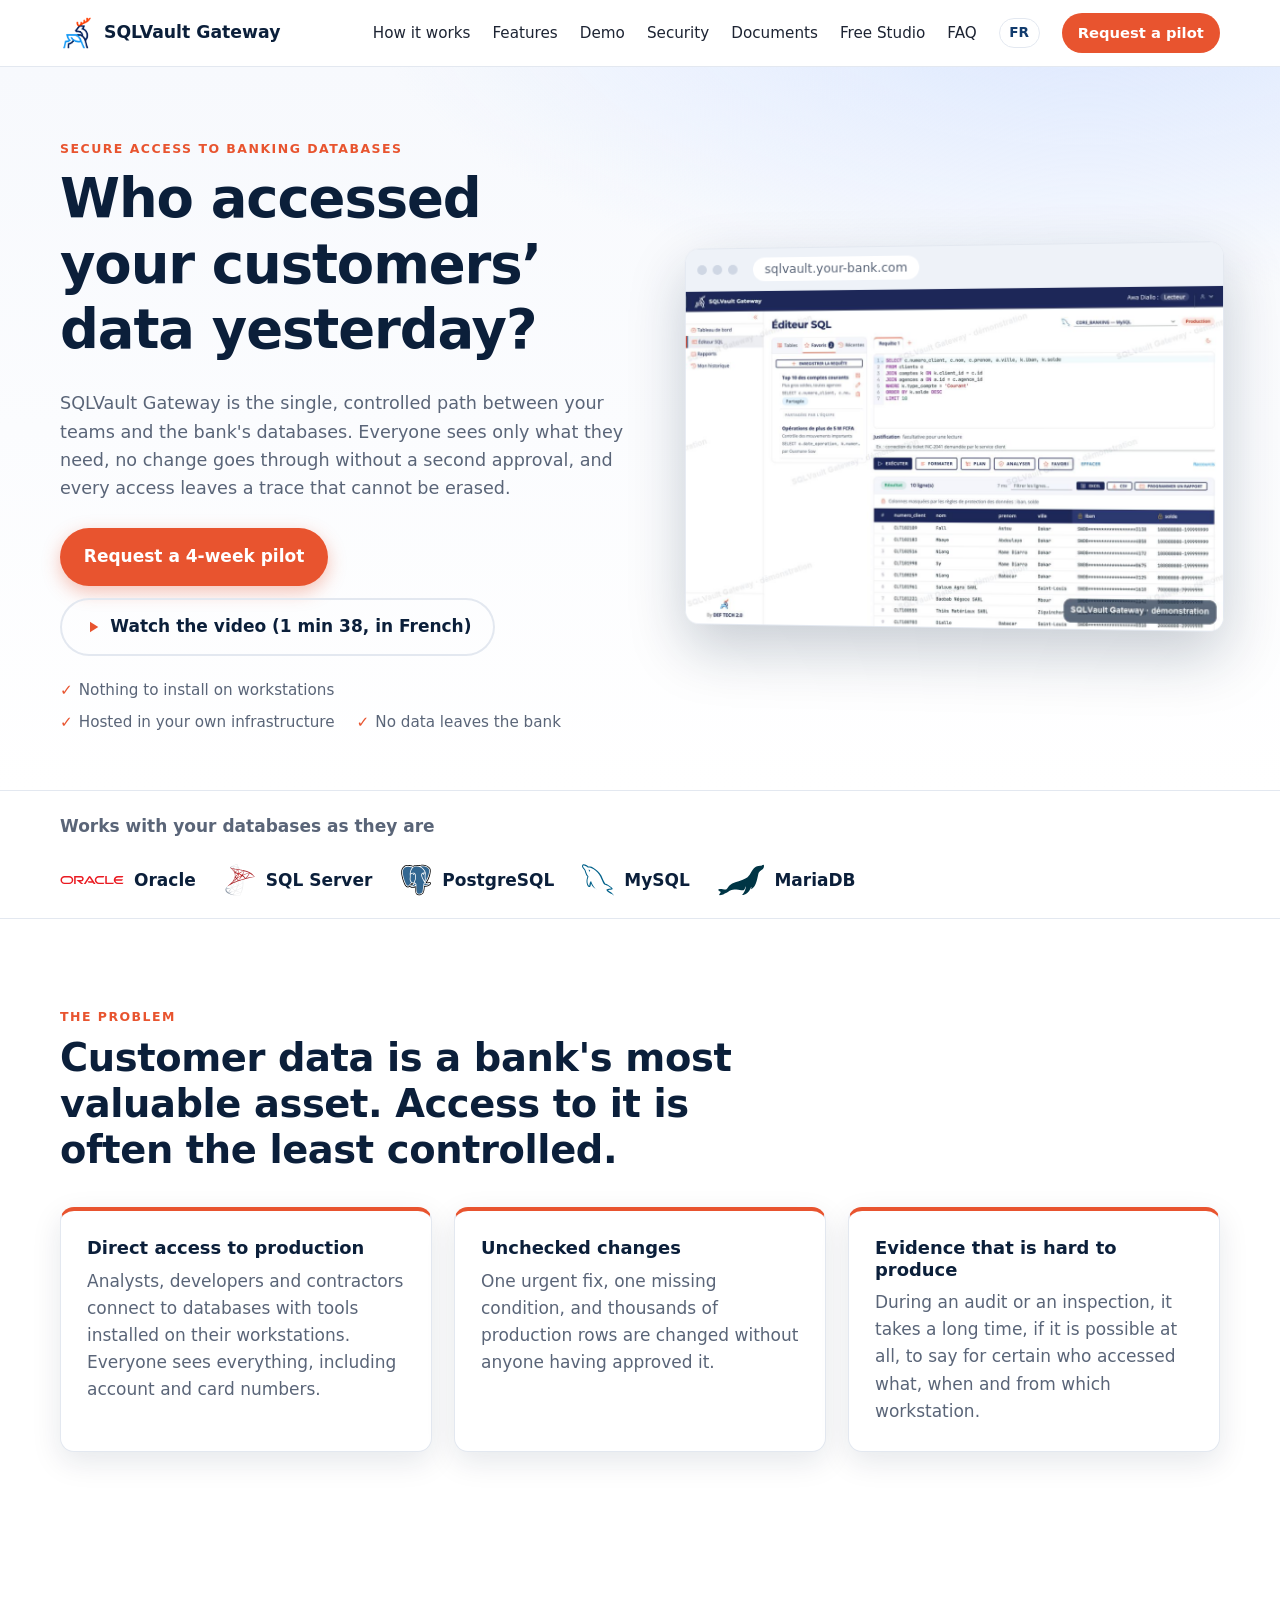
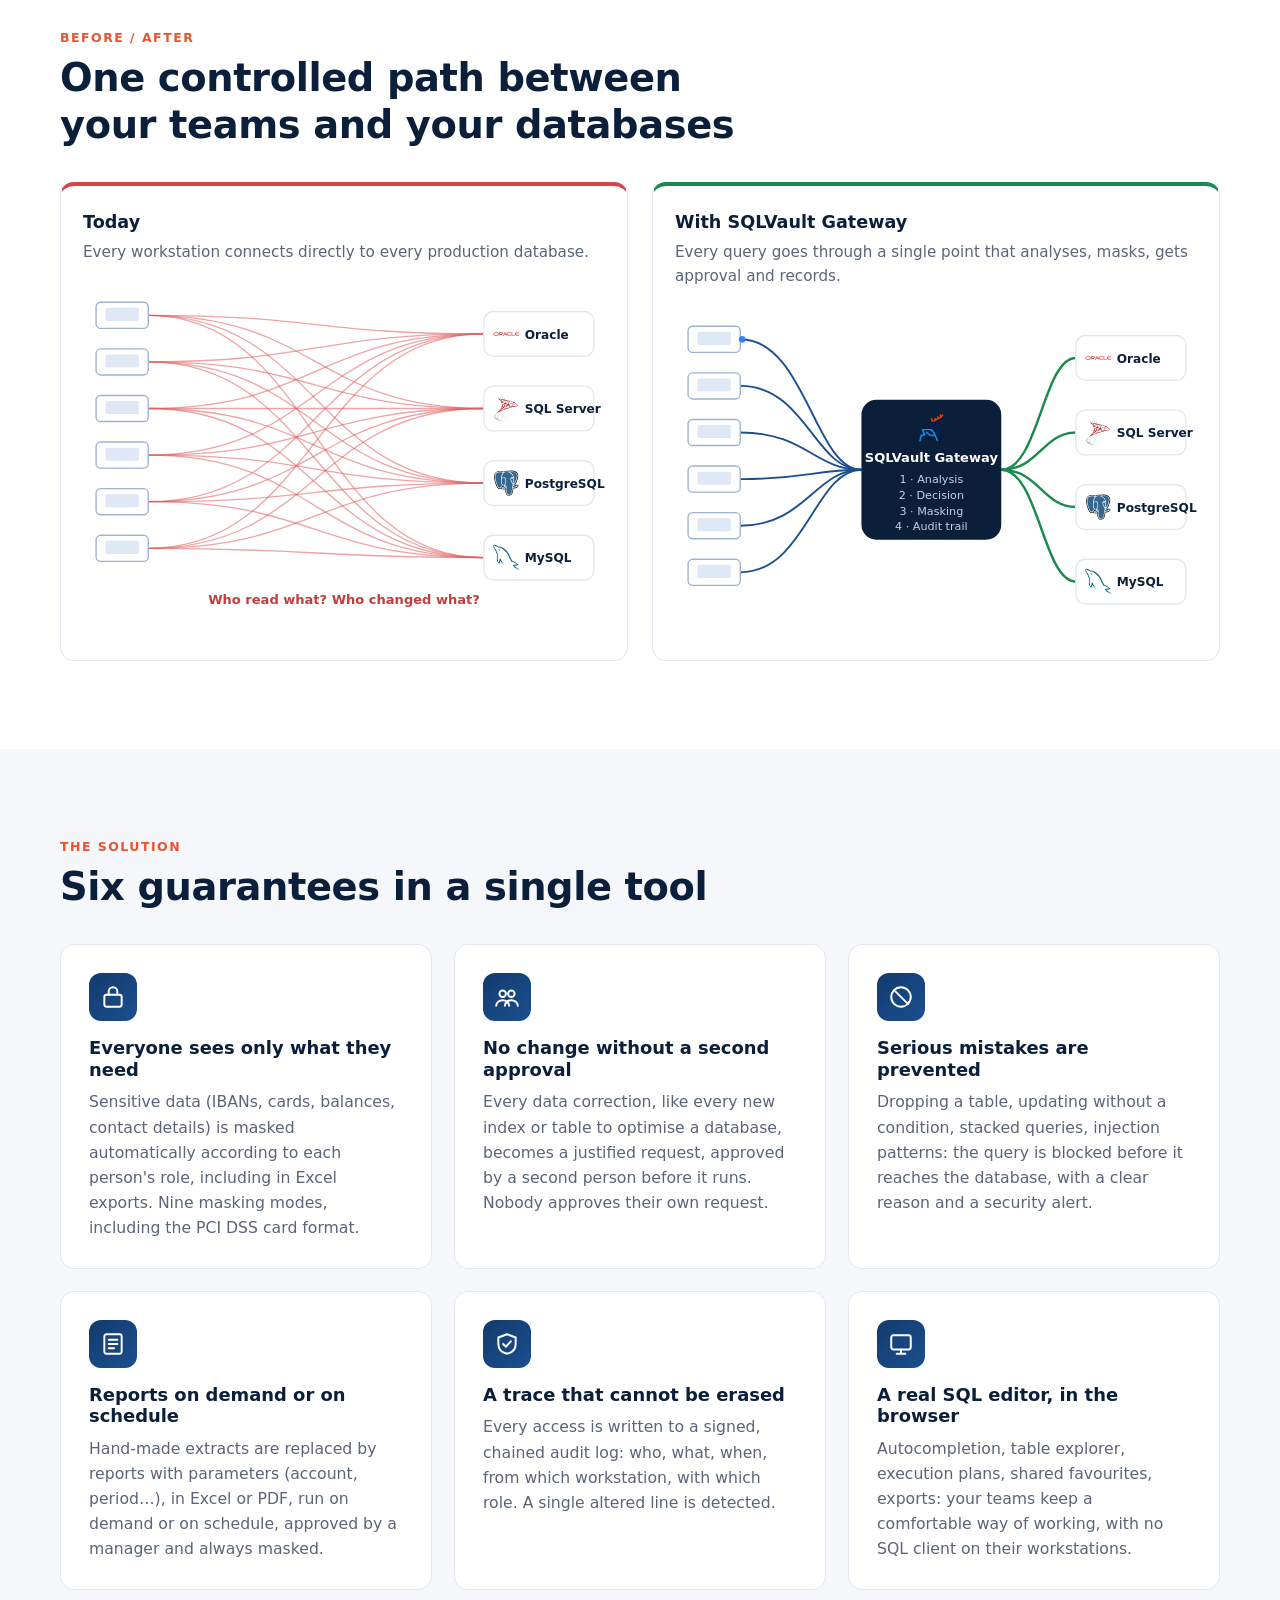
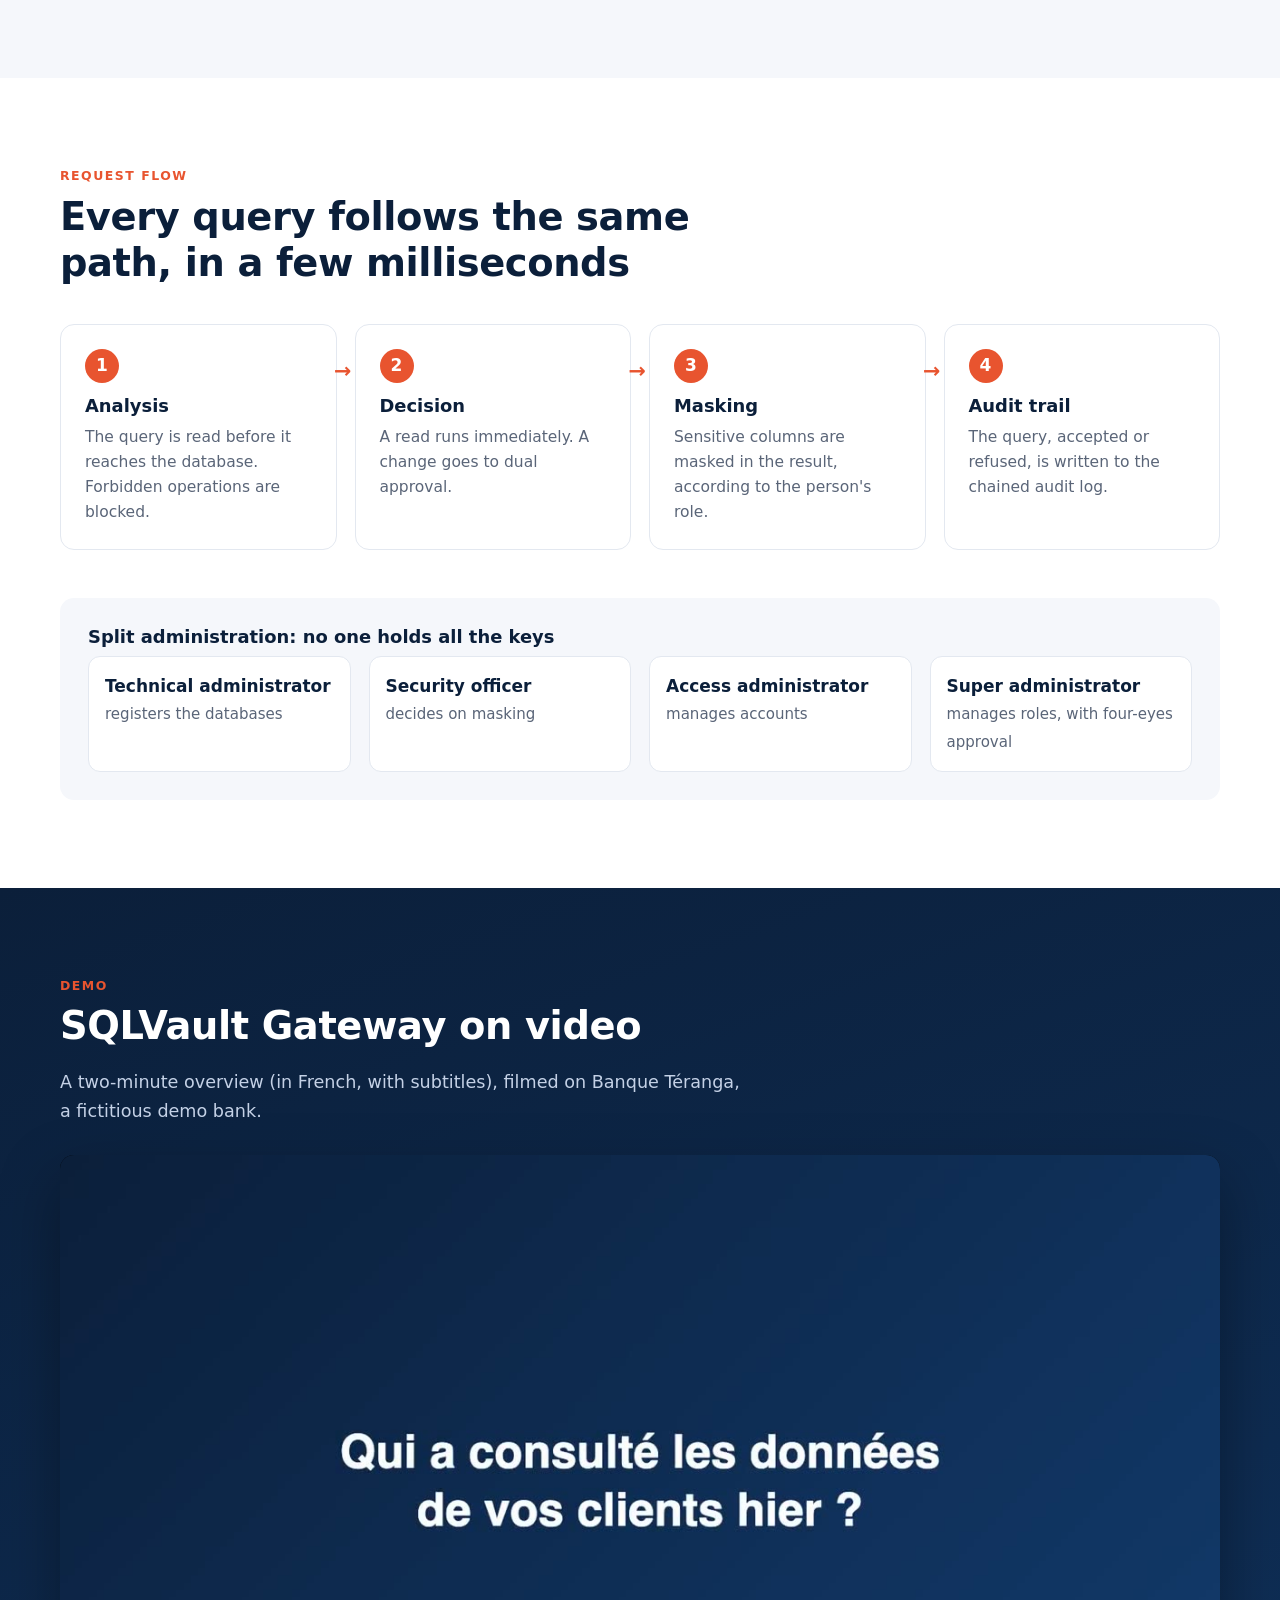
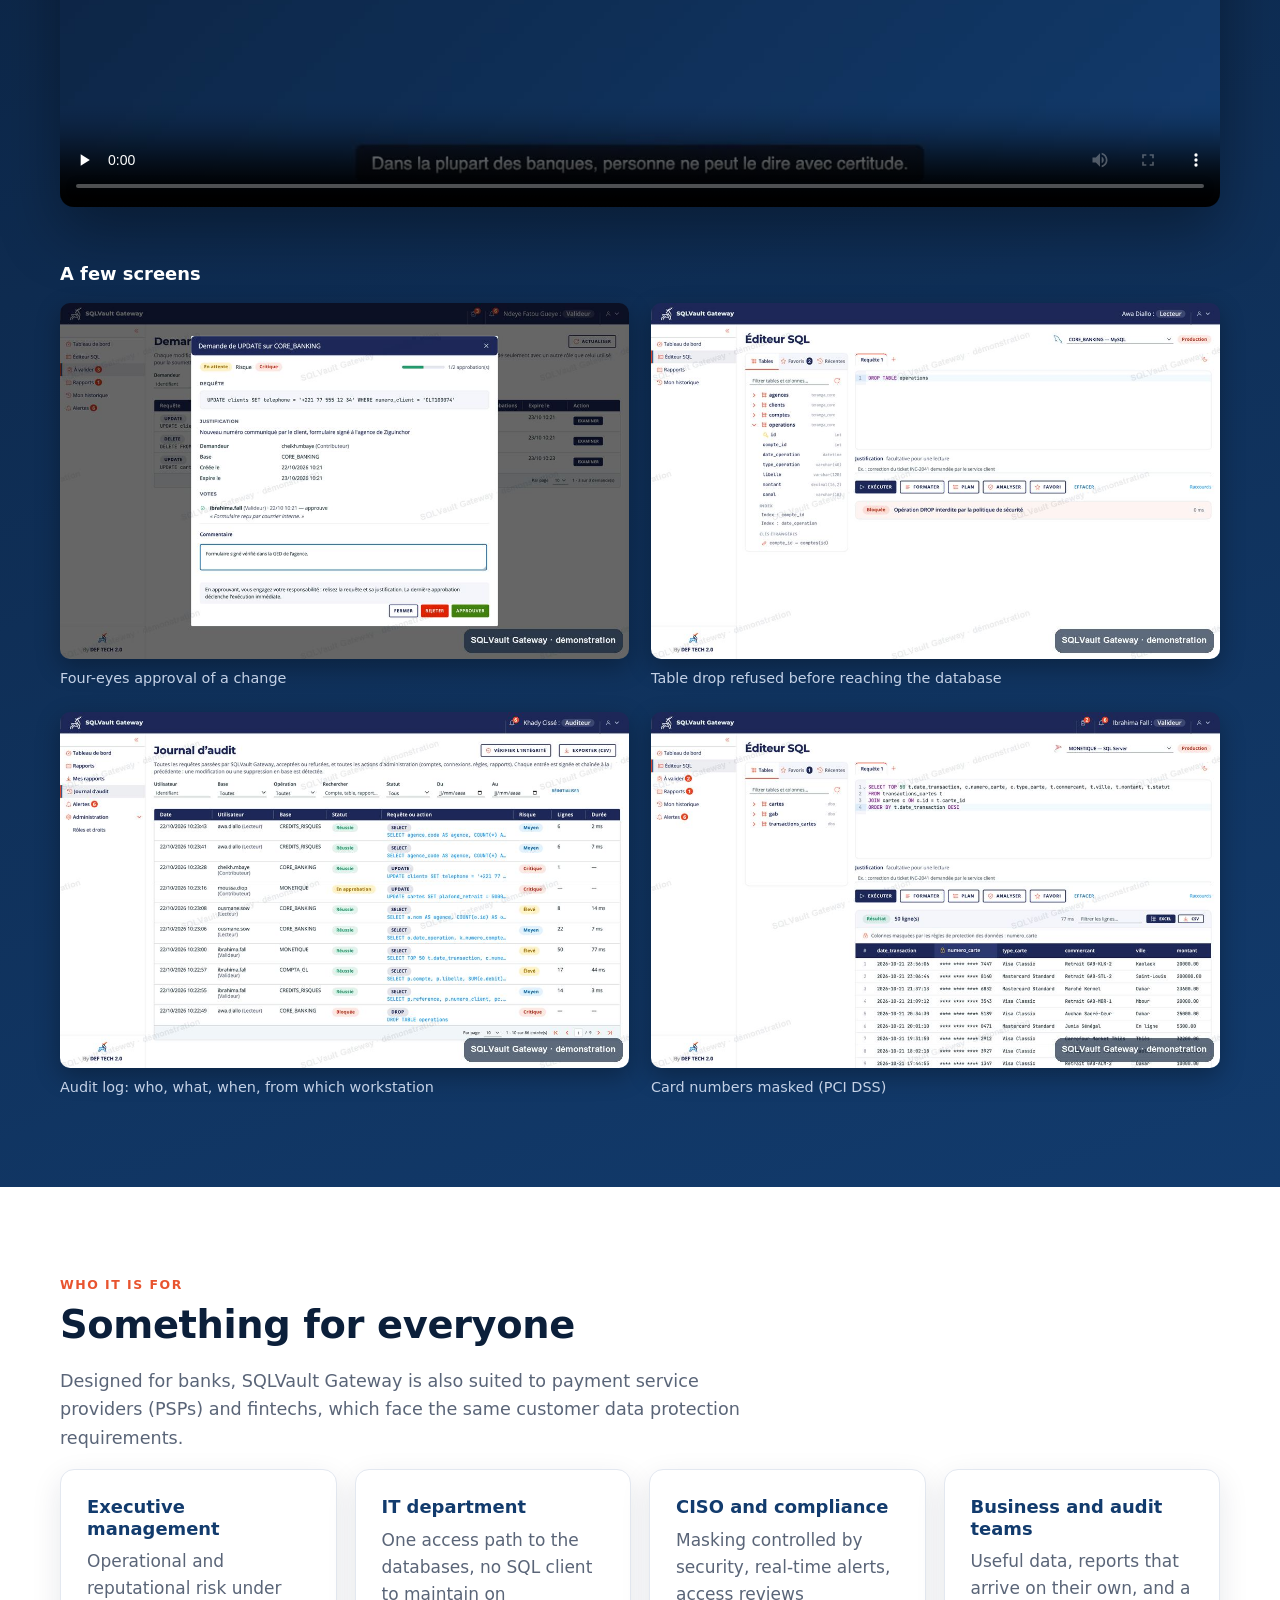
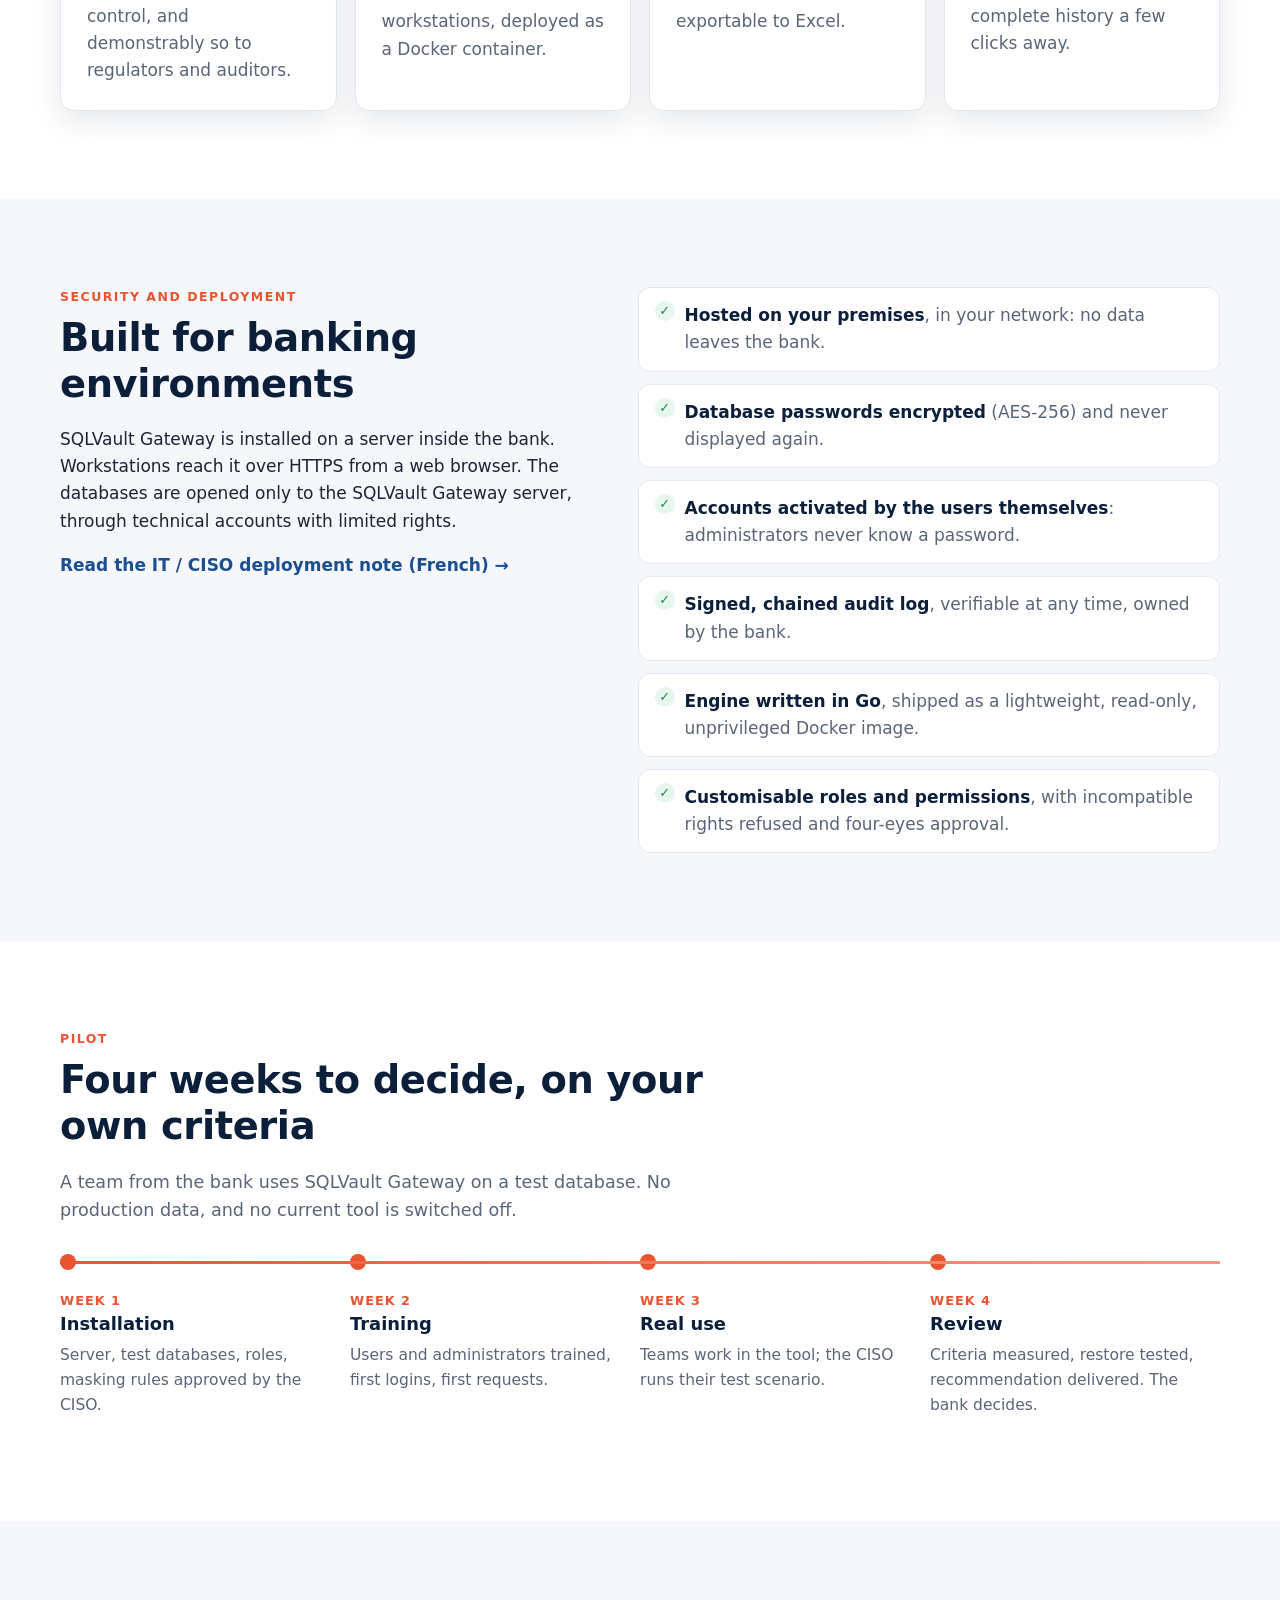
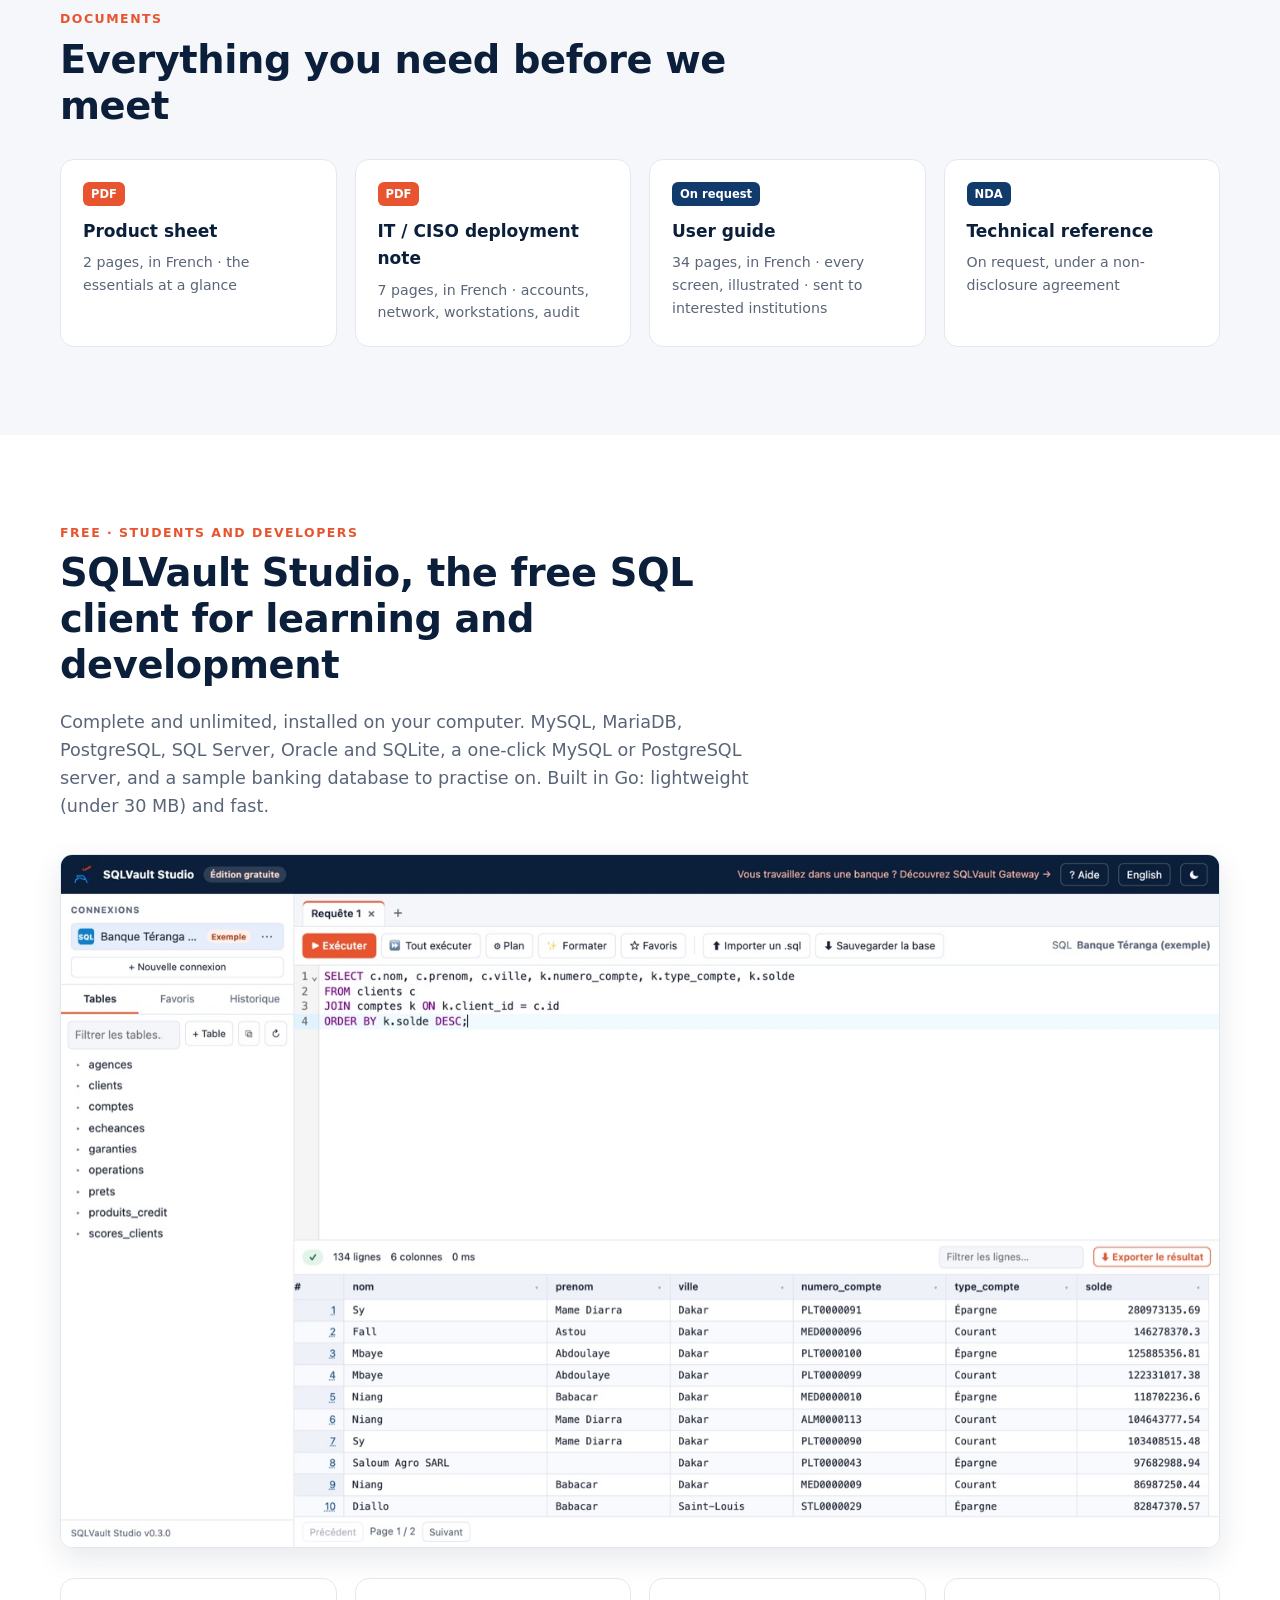
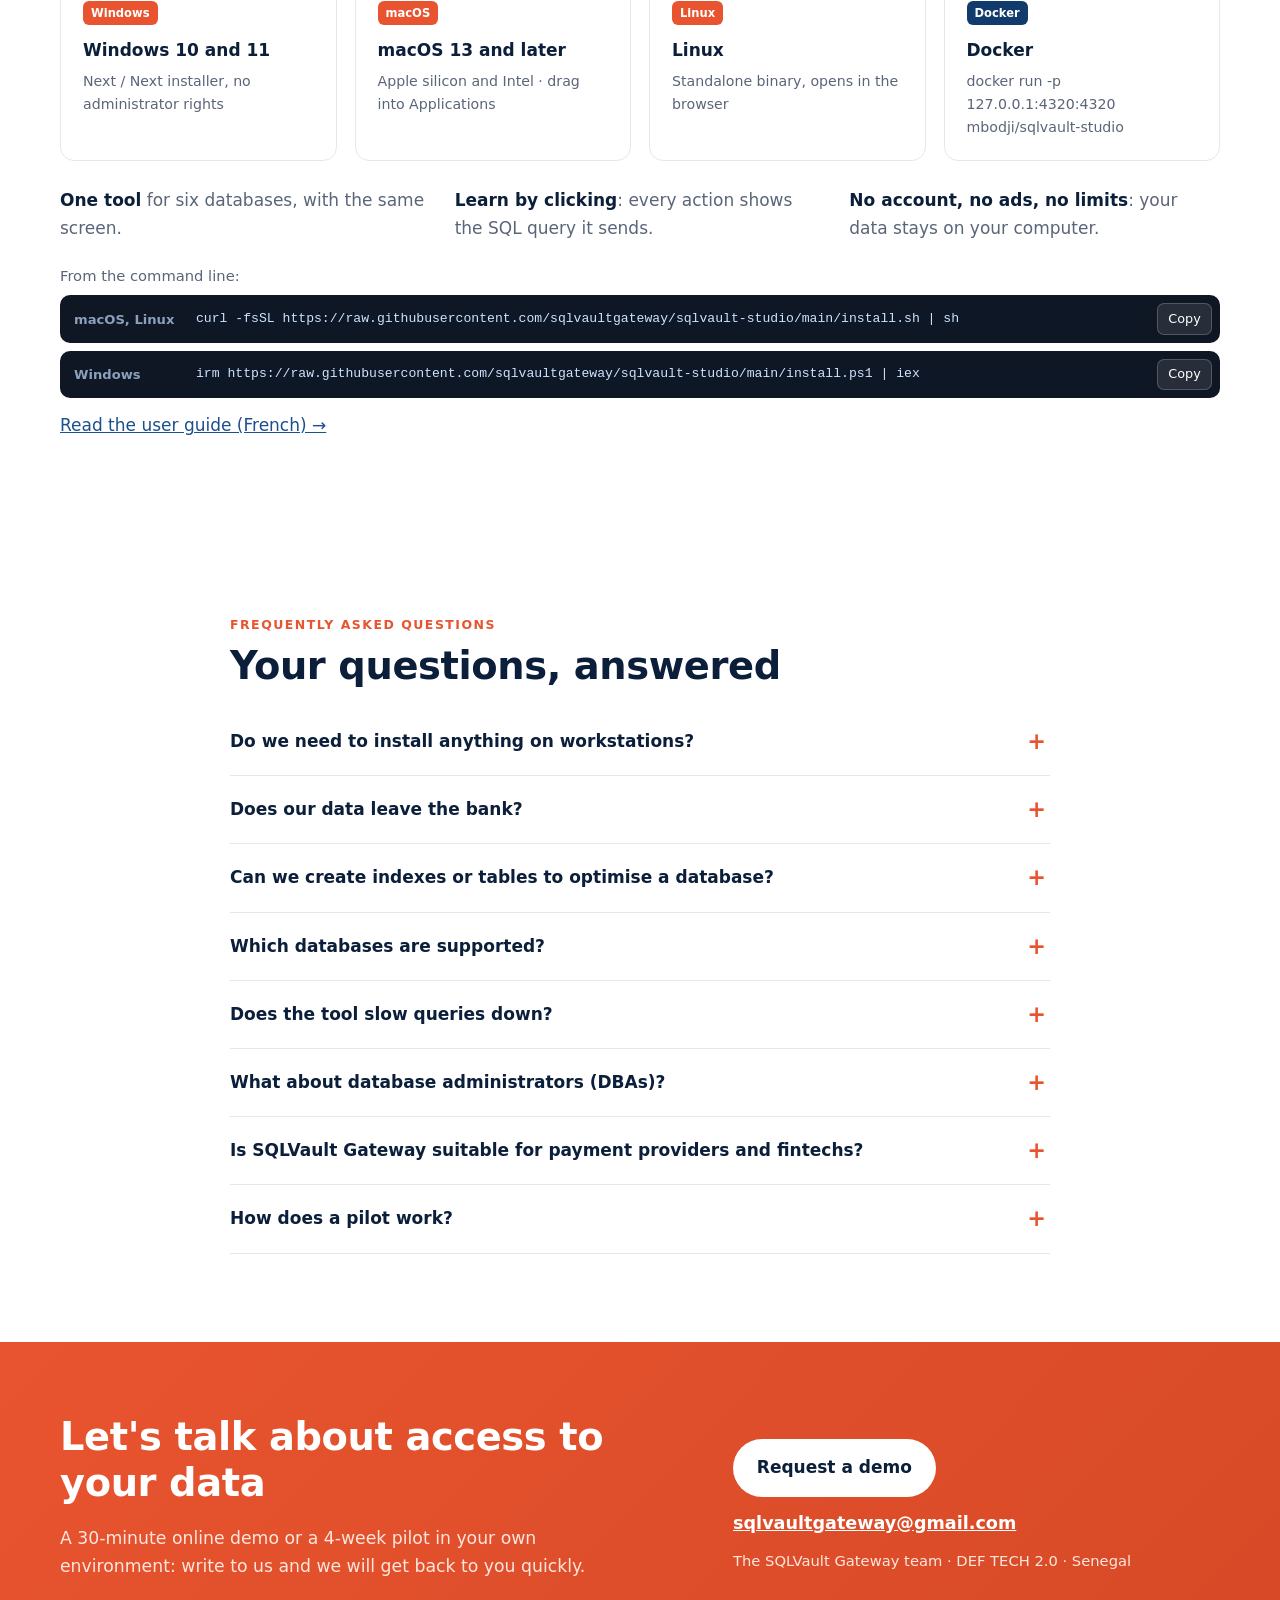
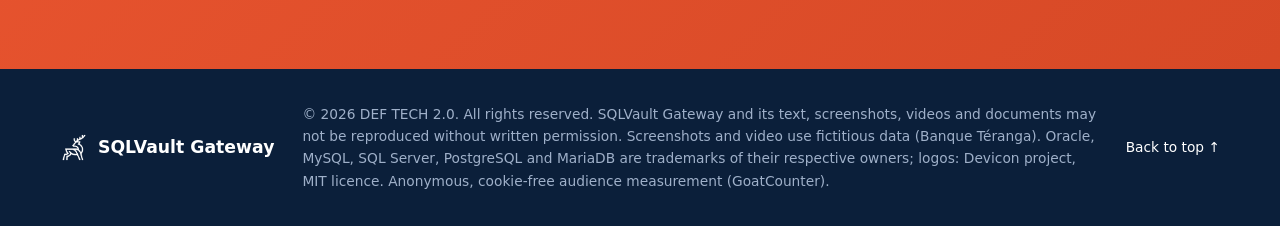
<file: en/index.html>
<!doctype html>
<html lang="en">
<head>
  <meta charset="utf-8">
  <meta name="viewport" content="width=device-width, initial-scale=1">
  <title>SQLVault Gateway · Secure access to banking databases</title>
  <meta name="description" content="SQLVault Gateway controls and records every access to a bank's databases: sensitive data masked, every change approved by a second person, automated reports and a tamper-evident audit log. Oracle, SQL Server, PostgreSQL, MySQL, MariaDB.">
  <link rel="canonical" href="https://sqlvaultgateway.github.io/en/">
  <link rel="alternate" hreflang="fr" href="https://sqlvaultgateway.github.io/">
  <link rel="alternate" hreflang="en" href="https://sqlvaultgateway.github.io/en/">
  <link rel="alternate" hreflang="x-default" href="https://sqlvaultgateway.github.io/">
  <link rel="icon" href="../favicon.ico">
  <meta name="theme-color" content="#0b1f3a">
  <meta property="og:type" content="website">
  <meta property="og:locale" content="en_US">
  <meta property="og:site_name" content="SQLVault Gateway">
  <meta property="og:title" content="SQLVault Gateway · Who accessed your customers' data yesterday?">
  <meta property="og:description" content="Sensitive data masking, four-eyes approval, automated reports and a tamper-evident audit log, for every database in the bank.">
  <meta property="og:url" content="https://sqlvaultgateway.github.io/en/">
  <meta property="og:image" content="https://sqlvaultgateway.github.io/assets/img/og-cover.jpg">
  <meta name="twitter:card" content="summary_large_image">
  <link rel="stylesheet" href="../assets/style.css">
  <script type="application/ld+json">
  {"@context":"https://schema.org","@type":"SoftwareApplication","name":"SQLVault Gateway","applicationCategory":"SecurityApplication",
   "operatingSystem":"Linux (Docker)","description":"Secure access gateway for banking databases: masking, dual approval, parameterised reports in Excel or PDF, chained audit log.",
   "publisher":{"@type":"Organization","name":"DEF TECH 2.0","email":"sqlvaultgateway@gmail.com"},"url":"https://sqlvaultgateway.github.io/en/","inLanguage":"en"}
  </script>
</head>
<body id="haut">
<a class="skip" href="#contenu">Skip to content</a>

<header class="nav">
  <div class="wrap nav-in">
    <a class="brand" href="#haut" aria-label="SQLVault Gateway, home"><img src="../assets/img/logo-primaire.png" alt="" width="34" height="34"><span>SQLVault Gateway</span></a>
    <button class="burger" aria-label="Open menu" aria-expanded="false" aria-controls="menu"><span></span><span></span><span></span></button>
    <nav id="menu" aria-label="Main navigation">
      <a href="#architecture">How it works</a>
      <a href="#fonctions">Features</a>
      <a href="#demo">Demo</a>
      <a href="#securite">Security</a>
      <a href="#documents">Documents</a>
      <a href="#studio">Free Studio</a>
      <a href="#faq">FAQ</a>
      <a class="lang" href="../" hreflang="fr" lang="fr">FR</a>
      <a class="btn btn-sm" href="#contact">Request a pilot</a>
    </nav>
  </div>
</header>

<main id="contenu">

<!-- Accroche -->
<section class="hero">
  <div class="wrap hero-in">
    <div class="hero-text">
      <p class="kicker">Secure access to banking databases</p>
      <h1>Who accessed your customers’ data yesterday?</h1>
      <p class="lead">SQLVault Gateway is the single, controlled path between your teams and the bank's databases. Everyone sees only what they need, no change goes through without a second approval, and every access leaves a trace that cannot be erased.</p>
      <div class="cta">
        <a class="btn" href="#contact">Request a 4-week pilot</a>
        <a class="btn btn-ghost" href="#demo"><svg viewBox="0 0 24 24" aria-hidden="true"><path d="M8 5v14l11-7z"/></svg>Watch the video (1 min 38, in French)</a>
      </div>
      <ul class="hero-points">
        <li>Nothing to install on workstations</li>
        <li>Hosted in your own infrastructure</li>
        <li>No data leaves the bank</li>
      </ul>
    </div>
    <figure class="shot hero-shot">
      <div class="shot-bar"><i></i><i></i><i></i><span>sqlvault.your-bank.com</span></div>
      <img src="../assets/img/05-editeur-resultat-masque.jpg" alt="SQLVault Gateway SQL editor: IBAN and balances masked for an analyst" width="1200" height="750">
    </figure>
  </div>
</section>

<!-- Moteurs -->
<section class="engines" aria-label="Supported databases">
  <div class="wrap engines-in">
    <p>Works with your databases as they are</p>
    <ul>
      <li><img src="../assets/db/oracle.svg" alt="" width="40" height="40">Oracle</li>
      <li><img src="../assets/db/mssql.svg" alt="" width="40" height="40">SQL Server</li>
      <li><img src="../assets/db/postgresql.svg" alt="" width="40" height="40">PostgreSQL</li>
      <li><img src="../assets/db/mysql.svg" alt="" width="40" height="40">MySQL</li>
      <li><img src="../assets/db/mariadb.svg" alt="" width="40" height="40">MariaDB</li>
    </ul>
  </div>
</section>

<!-- Problème -->
<section class="section" id="probleme">
  <div class="wrap">
    <p class="kicker">The problem</p>
    <h2>Customer data is a bank's most valuable asset. Access to it is often the least controlled.</h2>
    <div class="grid3">
      <article class="card">
        <h3>Direct access to production</h3>
        <p>Analysts, developers and contractors connect to databases with tools installed on their workstations. Everyone sees everything, including account and card numbers.</p>
      </article>
      <article class="card">
        <h3>Unchecked changes</h3>
        <p>One urgent fix, one missing condition, and thousands of production rows are changed without anyone having approved it.</p>
      </article>
      <article class="card">
        <h3>Evidence that is hard to produce</h3>
        <p>During an audit or an inspection, it takes a long time, if it is possible at all, to say for certain who accessed what, when and from which workstation.</p>
      </article>
    </div>
  </div>
</section>

<!-- Avant / après -->
<section class="section arch" id="architecture">
  <div class="wrap">
    <p class="kicker">Before / after</p>
    <h2>One controlled path between your teams and your databases</h2>
    <div class="arch-grid">
      <figure class="arch-panel arch-before">
        <figcaption><strong>Today</strong><span>Every workstation connects directly to every production database.</span></figcaption>
        <svg viewBox="0 0 560 360" role="img" aria-label="Six workstations connected directly to the four production databases through a tangle of crossing connections">
          <g class="lines-bad"><path d="M70 40 C 250 40, 250 60, 430 60"/><path d="M70 40 C 250 40, 250 140, 430 140"/><path d="M70 40 C 250 40, 250 220, 430 220"/><path d="M70 40 C 250 40, 250 300, 430 300"/><path d="M70 90 C 250 90, 250 60, 430 60"/><path d="M70 90 C 250 90, 250 140, 430 140"/><path d="M70 90 C 250 90, 250 220, 430 220"/><path d="M70 90 C 250 90, 250 300, 430 300"/><path d="M70 140 C 250 140, 250 60, 430 60"/><path d="M70 140 C 250 140, 250 140, 430 140"/><path d="M70 140 C 250 140, 250 220, 430 220"/><path d="M70 140 C 250 140, 250 300, 430 300"/><path d="M70 190 C 250 190, 250 60, 430 60"/><path d="M70 190 C 250 190, 250 140, 430 140"/><path d="M70 190 C 250 190, 250 220, 430 220"/><path d="M70 190 C 250 190, 250 300, 430 300"/><path d="M70 240 C 250 240, 250 60, 430 60"/><path d="M70 240 C 250 240, 250 140, 430 140"/><path d="M70 240 C 250 240, 250 220, 430 220"/><path d="M70 240 C 250 240, 250 300, 430 300"/><path d="M70 290 C 250 290, 250 60, 430 60"/><path d="M70 290 C 250 290, 250 140, 430 140"/><path d="M70 290 C 250 290, 250 220, 430 220"/><path d="M70 290 C 250 290, 250 300, 430 300"/></g>
          <g class="post"><rect x="14" y="26" width="56" height="28" rx="5"/><rect x="24" y="32" width="36" height="14" rx="2" class="screen"/></g><g class="post"><rect x="14" y="76" width="56" height="28" rx="5"/><rect x="24" y="82" width="36" height="14" rx="2" class="screen"/></g><g class="post"><rect x="14" y="126" width="56" height="28" rx="5"/><rect x="24" y="132" width="36" height="14" rx="2" class="screen"/></g><g class="post"><rect x="14" y="176" width="56" height="28" rx="5"/><rect x="24" y="182" width="36" height="14" rx="2" class="screen"/></g><g class="post"><rect x="14" y="226" width="56" height="28" rx="5"/><rect x="24" y="232" width="36" height="14" rx="2" class="screen"/></g><g class="post"><rect x="14" y="276" width="56" height="28" rx="5"/><rect x="24" y="282" width="36" height="14" rx="2" class="screen"/></g>
          <g class="db"><rect x="430" y="36" width="118" height="48" rx="10"/><image href="../assets/db/oracle.svg" x="440" y="46" width="28" height="28"/><text x="474" y="65">Oracle</text></g><g class="db"><rect x="430" y="116" width="118" height="48" rx="10"/><image href="../assets/db/mssql.svg" x="440" y="126" width="28" height="28"/><text x="474" y="145">SQL Server</text></g><g class="db"><rect x="430" y="196" width="118" height="48" rx="10"/><image href="../assets/db/postgresql.svg" x="440" y="206" width="28" height="28"/><text x="474" y="225">PostgreSQL</text></g><g class="db"><rect x="430" y="276" width="118" height="48" rx="10"/><image href="../assets/db/mysql.svg" x="440" y="286" width="28" height="28"/><text x="474" y="305">MySQL</text></g>
          <text x="280" y="350" text-anchor="middle" class="warn">Who read what? Who changed what?</text>
        </svg>
      </figure>
      <figure class="arch-panel arch-after">
        <figcaption><strong>With SQLVault Gateway</strong><span>Every query goes through a single point that analyses, masks, gets approval and records.</span></figcaption>
        <svg viewBox="0 0 560 360" role="img" aria-label="Six workstations connected to SQLVault Gateway, the only access point to the four production databases">
          <g class="lines-in"><path d="M70 40 C 140 40, 150 180, 200 180"/><path d="M70 90 C 140 90, 150 180, 200 180"/><path d="M70 140 C 140 140, 150 180, 200 180"/><path d="M70 190 C 140 190, 150 180, 200 180"/><path d="M70 240 C 140 240, 150 180, 200 180"/><path d="M70 290 C 140 290, 150 180, 200 180"/></g>
          <g class="lines-out"><path d="M350 180 C 390 180, 395 60, 430 60"/><path d="M350 180 C 390 180, 395 140, 430 140"/><path d="M350 180 C 390 180, 395 220, 430 220"/><path d="M350 180 C 390 180, 395 300, 430 300"/></g>
          <g class="post"><rect x="14" y="26" width="56" height="28" rx="5"/><rect x="24" y="32" width="36" height="14" rx="2" class="screen"/></g><g class="post"><rect x="14" y="76" width="56" height="28" rx="5"/><rect x="24" y="82" width="36" height="14" rx="2" class="screen"/></g><g class="post"><rect x="14" y="126" width="56" height="28" rx="5"/><rect x="24" y="132" width="36" height="14" rx="2" class="screen"/></g><g class="post"><rect x="14" y="176" width="56" height="28" rx="5"/><rect x="24" y="182" width="36" height="14" rx="2" class="screen"/></g><g class="post"><rect x="14" y="226" width="56" height="28" rx="5"/><rect x="24" y="232" width="36" height="14" rx="2" class="screen"/></g><g class="post"><rect x="14" y="276" width="56" height="28" rx="5"/><rect x="24" y="282" width="36" height="14" rx="2" class="screen"/></g>
          <g class="db"><rect x="430" y="36" width="118" height="48" rx="10"/><image href="../assets/db/oracle.svg" x="440" y="46" width="28" height="28"/><text x="474" y="65">Oracle</text></g><g class="db"><rect x="430" y="116" width="118" height="48" rx="10"/><image href="../assets/db/mssql.svg" x="440" y="126" width="28" height="28"/><text x="474" y="145">SQL Server</text></g><g class="db"><rect x="430" y="196" width="118" height="48" rx="10"/><image href="../assets/db/postgresql.svg" x="440" y="206" width="28" height="28"/><text x="474" y="225">PostgreSQL</text></g><g class="db"><rect x="430" y="276" width="118" height="48" rx="10"/><image href="../assets/db/mysql.svg" x="440" y="286" width="28" height="28"/><text x="474" y="305">MySQL</text></g>
          <g class="gw"><rect x="200" y="105" width="150" height="150" rx="16"/><image href="../assets/img/logo-primaire.png" x="257" y="117" width="36" height="36"/>
            <text x="275" y="172" text-anchor="middle" class="gw-name">SQLVault Gateway</text>
            <text x="275" y="194" text-anchor="middle" class="gw-step">1 · Analysis</text><text x="275" y="211" text-anchor="middle" class="gw-step">2 · Decision</text>
            <text x="275" y="228" text-anchor="middle" class="gw-step">3 · Masking</text><text x="275" y="245" text-anchor="middle" class="gw-step">4 · Audit trail</text></g>
        </svg>
      </figure>
    </div>
  </div>
</section>

<!-- Fonctionnalités -->
<section class="section alt" id="fonctions">
  <div class="wrap">
    <p class="kicker">The solution</p>
    <h2>Six guarantees in a single tool</h2>
    <div class="features">
      <article class="feature">
        <span class="ico"><svg viewBox="0 0 24 24"><rect x="4" y="10" width="16" height="11" rx="2"/><path d="M8 10V7a4 4 0 0 1 8 0v3"/></svg></span>
        <h3>Everyone sees only what they need</h3>
        <p>Sensitive data (IBANs, cards, balances, contact details) is masked automatically according to each person's role, including in Excel exports. Nine masking modes, including the PCI DSS card format.</p>
      </article>
      <article class="feature">
        <span class="ico"><svg viewBox="0 0 24 24"><circle cx="8" cy="9" r="3"/><circle cx="16" cy="9" r="3"/><path d="M2 20c0-3 3-5 6-5s6 2 6 5M10 20c0-3 3-5 6-5s6 2 6 5"/></svg></span>
        <h3>No change without a second approval</h3>
        <p>Every data correction, like every new index or table to optimise a database, becomes a justified request, approved by a second person before it runs. Nobody approves their own request.</p>
      </article>
      <article class="feature">
        <span class="ico"><svg viewBox="0 0 24 24"><circle cx="12" cy="12" r="9"/><path d="M5.6 5.6l12.8 12.8"/></svg></span>
        <h3>Serious mistakes are prevented</h3>
        <p>Dropping a table, updating without a condition, stacked queries, injection patterns: the query is blocked before it reaches the database, with a clear reason and a security alert.</p>
      </article>
      <article class="feature">
        <span class="ico"><svg viewBox="0 0 24 24"><rect x="4" y="3" width="16" height="18" rx="2"/><path d="M8 8h8M8 12h8M8 16h5"/></svg></span>
        <h3>Reports on demand or on schedule</h3>
        <p>Hand-made extracts are replaced by reports with parameters (account, period…), in Excel or PDF, run on demand or on schedule, approved by a manager and always masked.</p>
      </article>
      <article class="feature">
        <span class="ico"><svg viewBox="0 0 24 24"><path d="M12 3l8 3v6c0 5-3.5 8-8 9-4.5-1-8-4-8-9V6z"/><path d="M8.5 12l2.5 2.5 4.5-5"/></svg></span>
        <h3>A trace that cannot be erased</h3>
        <p>Every access is written to a signed, chained audit log: who, what, when, from which workstation, with which role. A single altered line is detected.</p>
      </article>
      <article class="feature">
        <span class="ico"><svg viewBox="0 0 24 24"><rect x="3" y="4" width="18" height="13" rx="2"/><path d="M8 21h8M12 17v4"/></svg></span>
        <h3>A real SQL editor, in the browser</h3>
        <p>Autocompletion, table explorer, execution plans, shared favourites, exports: your teams keep a comfortable way of working, with no SQL client on their workstations.</p>
      </article>
    </div>
  </div>
</section>

<!-- Fonctionnement -->
<section class="section" id="fonctionnement">
  <div class="wrap">
    <p class="kicker">Request flow</p>
    <h2>Every query follows the same path, in a few milliseconds</h2>
    <ol class="steps">
      <li><b>1</b><h3>Analysis</h3><p>The query is read before it reaches the database. Forbidden operations are blocked.</p></li>
      <li><b>2</b><h3>Decision</h3><p>A read runs immediately. A change goes to dual approval.</p></li>
      <li><b>3</b><h3>Masking</h3><p>Sensitive columns are masked in the result, according to the person's role.</p></li>
      <li><b>4</b><h3>Audit trail</h3><p>The query, accepted or refused, is written to the chained audit log.</p></li>
    </ol>
    <div class="roles">
      <h3>Split administration: no one holds all the keys</h3>
      <div class="grid4">
        <div><strong>Technical administrator</strong><span>registers the databases</span></div>
        <div><strong>Security officer</strong><span>decides on masking</span></div>
        <div><strong>Access administrator</strong><span>manages accounts</span></div>
        <div><strong>Super administrator</strong><span>manages roles, with four-eyes approval</span></div>
      </div>
    </div>
  </div>
</section>

<!-- Démo -->
<section class="section dark" id="demo">
  <div class="wrap">
    <p class="kicker">Demo</p>
    <h2>SQLVault Gateway on video</h2>
    <p class="sub">A two-minute overview (in French, with subtitles), filmed on Banque Téranga, a fictitious demo bank.</p>
    <div class="video">
      <video controls preload="none" poster="../assets/img/video-poster.jpg" playsinline>
        <source src="../assets/video/presentation.mp4" type="video/mp4">
        Your browser cannot play this video. <a href="../assets/video/presentation.mp4">Download the video</a>.
      </video>
    </div>
    <h3 class="gal-title">A few screens</h3>
    <div class="gallery">
      <figure><button data-full="../assets/img/19-examen-demande.jpg"><img loading="lazy" src="../assets/img/19-examen-demande.jpg" alt="A validator reviewing a change request" width="1100" height="688"></button><figcaption>Four-eyes approval of a change</figcaption></figure>
      <figure><button data-full="../assets/img/11-requete-bloquee.jpg"><img loading="lazy" src="../assets/img/11-requete-bloquee.jpg" alt="Table drop refused by the security policy" width="1100" height="688"></button><figcaption>Table drop refused before reaching the database</figcaption></figure>
      <figure><button data-full="../assets/img/26-journal-audit.jpg"><img loading="lazy" src="../assets/img/26-journal-audit.jpg" alt="Audit log seen by an auditor" width="1100" height="688"></button><figcaption>Audit log: who, what, when, from which workstation</figcaption></figure>
      <figure><button data-full="../assets/img/12c-sqlserver-monetique.jpg"><img loading="lazy" src="../assets/img/12c-sqlserver-monetique.jpg" alt="Card numbers masked on SQL Server" width="1100" height="688"></button><figcaption>Card numbers masked (PCI DSS)</figcaption></figure>
    </div>
  </div>
</section>

<!-- Pour qui -->
<section class="section" id="pour-qui">
  <div class="wrap">
    <p class="kicker">Who it is for</p>
    <h2>Something for everyone</h2>
    <p class="sub">Designed for banks, SQLVault Gateway is also suited to payment service providers (PSPs) and fintechs, which face the same customer data protection requirements.</p>
    <div class="grid4 who">
      <article class="card"><h3>Executive management</h3><p>Operational and reputational risk under control, and demonstrably so to regulators and auditors.</p></article>
      <article class="card"><h3>IT department</h3><p>One access path to the databases, no SQL client to maintain on workstations, deployed as a Docker container.</p></article>
      <article class="card"><h3>CISO and compliance</h3><p>Masking controlled by security, real-time alerts, access reviews exportable to Excel.</p></article>
      <article class="card"><h3>Business and audit teams</h3><p>Useful data, reports that arrive on their own, and a complete history a few clicks away.</p></article>
    </div>
  </div>
</section>

<!-- Sécurité -->
<section class="section alt" id="securite">
  <div class="wrap two">
    <div>
      <p class="kicker">Security and deployment</p>
      <h2>Built for banking environments</h2>
      <p>SQLVault Gateway is installed on a server inside the bank. Workstations reach it over HTTPS from a web browser. The databases are opened only to the SQLVault Gateway server, through technical accounts with limited rights.</p>
      <a class="link" href="../assets/docs/SQLVault-Gateway-Note-DSI-RSSI.pdf">Read the IT / CISO deployment note (French) →</a>
    </div>
    <ul class="checks">
      <li><b>Hosted on your premises</b>, in your network: no data leaves the bank.</li>
      <li><b>Database passwords encrypted</b> (AES-256) and never displayed again.</li>
      <li><b>Accounts activated by the users themselves</b>: administrators never know a password.</li>
      <li><b>Signed, chained audit log</b>, verifiable at any time, owned by the bank.</li>
      <li><b>Engine written in Go</b>, shipped as a lightweight, read-only, unprivileged Docker image.</li>
      <li><b>Customisable roles and permissions</b>, with incompatible rights refused and four-eyes approval.</li>
    </ul>
  </div>
</section>

<!-- Pilote -->
<section class="section" id="pilote">
  <div class="wrap">
    <p class="kicker">Pilot</p>
    <h2>Four weeks to decide, on your own criteria</h2>
    <p class="sub">A team from the bank uses SQLVault Gateway on a test database. No production data, and no current tool is switched off.</p>
    <ol class="timeline">
      <li><span>Week 1</span><h3>Installation</h3><p>Server, test databases, roles, masking rules approved by the CISO.</p></li>
      <li><span>Week 2</span><h3>Training</h3><p>Users and administrators trained, first logins, first requests.</p></li>
      <li><span>Week 3</span><h3>Real use</h3><p>Teams work in the tool; the CISO runs their test scenario.</p></li>
      <li><span>Week 4</span><h3>Review</h3><p>Criteria measured, restore tested, recommendation delivered. The bank decides.</p></li>
    </ol>
  </div>
</section>

<!-- Documents -->
<section class="section alt" id="documents">
  <div class="wrap">
    <p class="kicker">Documents</p>
    <h2>Everything you need before we meet</h2>
    <div class="docs">
      <a class="doc" href="../assets/docs/SQLVault-Gateway-Fiche-produit.pdf"><span class="pdf">PDF</span><strong>Product sheet</strong><small>2 pages, in French · the essentials at a glance</small></a>
      <a class="doc" href="../assets/docs/SQLVault-Gateway-Note-DSI-RSSI.pdf"><span class="pdf">PDF</span><strong>IT / CISO deployment note</strong><small>7 pages, in French · accounts, network, workstations, audit</small></a>
      <a class="doc doc-ask" href="mailto:sqlvaultgateway@gmail.com?subject=SQLVault%20Gateway%20user%20guide%20request"><span class="pdf">On request</span><strong>User guide</strong><small>34 pages, in French · every screen, illustrated · sent to interested institutions</small></a>
      <a class="doc doc-ask" href="mailto:sqlvaultgateway@gmail.com?subject=SQLVault%20Gateway%20technical%20document%20request"><span class="pdf">NDA</span><strong>Technical reference</strong><small>On request, under a non-disclosure agreement</small></a>
    </div>
  </div>
</section>

<!-- SQLVault Studio, free edition -->
<section class="section" id="studio">
  <div class="wrap">
    <p class="kicker">Free · students and developers</p>
    <h2>SQLVault Studio, the free SQL client for learning and development</h2>
    <p class="sub">Complete and unlimited, installed on your computer. MySQL, MariaDB, PostgreSQL, SQL Server, Oracle and SQLite, a one-click MySQL or PostgreSQL server, and a sample banking database to practise on. Built in Go: lightweight (under 30 MB) and fast.</p>
    <figure class="studio-shot"><img loading="lazy" src="../assets/img/studio.jpg" alt="SQLVault Studio: a query on the Banque Téranga sample database" width="1400" height="836"></figure>
    <div class="docs">
      <a class="doc" href="https://github.com/sqlvaultgateway/sqlvault-studio/releases/latest" rel="noopener"><span class="pdf">Windows</span><strong>Windows 10 and 11</strong><small>Next / Next installer, no administrator rights</small></a>
      <a class="doc" href="https://github.com/sqlvaultgateway/sqlvault-studio/releases/latest" rel="noopener"><span class="pdf">macOS</span><strong>macOS 13 and later</strong><small>Apple silicon and Intel · drag into Applications</small></a>
      <a class="doc" href="https://github.com/sqlvaultgateway/sqlvault-studio/releases/latest" rel="noopener"><span class="pdf">Linux</span><strong>Linux</strong><small>Standalone binary, opens in the browser</small></a>
      <a class="doc doc-ask" href="https://hub.docker.com/r/mbodji/sqlvault-studio" rel="noopener"><span class="pdf">Docker</span><strong>Docker</strong><small>docker run -p 127.0.0.1:4320:4320 mbodji/sqlvault-studio</small></a>
    </div>
    <ul class="studio-why">
      <li><strong>One tool</strong> for six databases, with the same screen.</li>
      <li><strong>Learn by clicking</strong>: every action shows the SQL query it sends.</li>
      <li><strong>No account, no ads, no limits</strong>: your data stays on your computer.</li>
    </ul>
    <div class="studio-cli">
      <p>From the command line:</p>
      <div class="cmd"><span>macOS, Linux</span><code>curl -fsSL https://raw.githubusercontent.com/sqlvaultgateway/sqlvault-studio/main/install.sh | sh</code><button type="button" class="copy" aria-label="Copy the command">Copy</button></div>
      <div class="cmd"><span>Windows</span><code>irm https://raw.githubusercontent.com/sqlvaultgateway/sqlvault-studio/main/install.ps1 | iex</code><button type="button" class="copy" aria-label="Copy the command">Copy</button></div>
    </div>
    <p class="studio-guide"><a href="https://github.com/sqlvaultgateway/sqlvault-studio/blob/main/docs/GUIDE.md" rel="noopener">Read the user guide (French) →</a></p>
  </div>
</section>

<!-- FAQ -->
<section class="section" id="faq">
  <div class="wrap narrow">
    <p class="kicker">Frequently asked questions</p>
    <h2>Your questions, answered</h2>
    <details><summary>Do we need to install anything on workstations?</summary><p>No. A recent browser is enough. SQLVault Gateway is installed on a server inside the bank and used over HTTPS.</p></details>
    <details><summary>Does our data leave the bank?</summary><p>No. The tool is hosted in your infrastructure, and DEF TECH does not need access to your data, including during the pilot.</p></details>
    <details><summary>Can we create indexes or tables to optimise a database?</summary><p>Yes, on the databases where the bank allows it. Creating a table or an index, adding a column or refreshing statistics goes through the same dual approval as a data change, and runs without blocking production: if the table is busy, the change is abandoned instead of making users wait. Dropping a table, emptying it or altering a column is always refused.</p></details>
    <details><summary>Which databases are supported?</summary><p>Oracle, SQL Server, PostgreSQL, MySQL and MariaDB, with or without TLS encryption. The same screen and the same rules apply to all of them.</p></details>
    <details><summary>Does the tool slow queries down?</summary><p>Analysis and masking add a few milliseconds. Large results are streamed, and full exports are produced on the server.</p></details>
    <details><summary>What about database administrators (DBAs)?</summary><p>Routine optimisations (indexes, work tables, statistics) can go through SQLVault Gateway, with dual approval. Application migrations and emergency access go through dedicated, recorded channels (bastion host, password vault). The IT / CISO note describes the full set-up.</p></details>
    <details><summary>Is SQLVault Gateway suitable for payment providers and fintechs?</summary><p>Yes. Designed for banks, it meets the same needs at payment service providers (PSPs), e-money institutions and fintechs: card and account data masked, changes approved by a second person, proof of access for audits and regulators.</p></details>
    <details><summary>How does a pilot work?</summary><p>Four weeks on a test database, with 5 to 10 users and success criteria agreed on day one with your IT department and your CISO.</p></details>
  </div>
</section>

<!-- Contact -->
<section class="section contact" id="contact">
  <div class="wrap contact-in">
    <div>
      <h2>Let's talk about access to your data</h2>
      <p>A 30-minute online demo or a 4-week pilot in your own environment: write to us and we will get back to you quickly.</p>
    </div>
    <div class="contact-box">
      <a class="btn btn-light" href="mailto:sqlvaultgateway@gmail.com?subject=SQLVault%20Gateway%20demo%20request">Request a demo</a>
      <a class="mail" href="mailto:sqlvaultgateway@gmail.com">sqlvaultgateway@gmail.com</a>
      <span>The SQLVault Gateway team · DEF TECH 2.0 · Senegal</span>
    </div>
  </div>
</section>

</main>

<footer class="foot">
  <div class="wrap foot-in">
    <div class="brand"><img src="../assets/img/logo-blanc.png" alt="" width="28" height="28"><span>SQLVault Gateway</span></div>
    <p>© 2026 DEF TECH 2.0. All rights reserved. SQLVault Gateway and its text, screenshots, videos and documents may not be reproduced without written permission. Screenshots and video use fictitious data (Banque Téranga). Oracle, MySQL, SQL Server, PostgreSQL and MariaDB are trademarks of their respective owners; logos: Devicon project, MIT licence. Anonymous, cookie-free audience measurement (GoatCounter).</p>
    <a href="#haut">Back to top ↑</a>
  </div>
</footer>

<dialog class="lightbox" aria-label="Enlarged screenshot"><img alt=""><button aria-label="Close">×</button></dialog>
<script src="../assets/site.js" defer></script>
<!-- Anonymous, cookie-free audience measurement -->
<script data-goatcounter="https://sqlvaultgateway.goatcounter.com/count" async src="https://gc.zgo.at/count.js"></script>
</body>
</html>
</file>
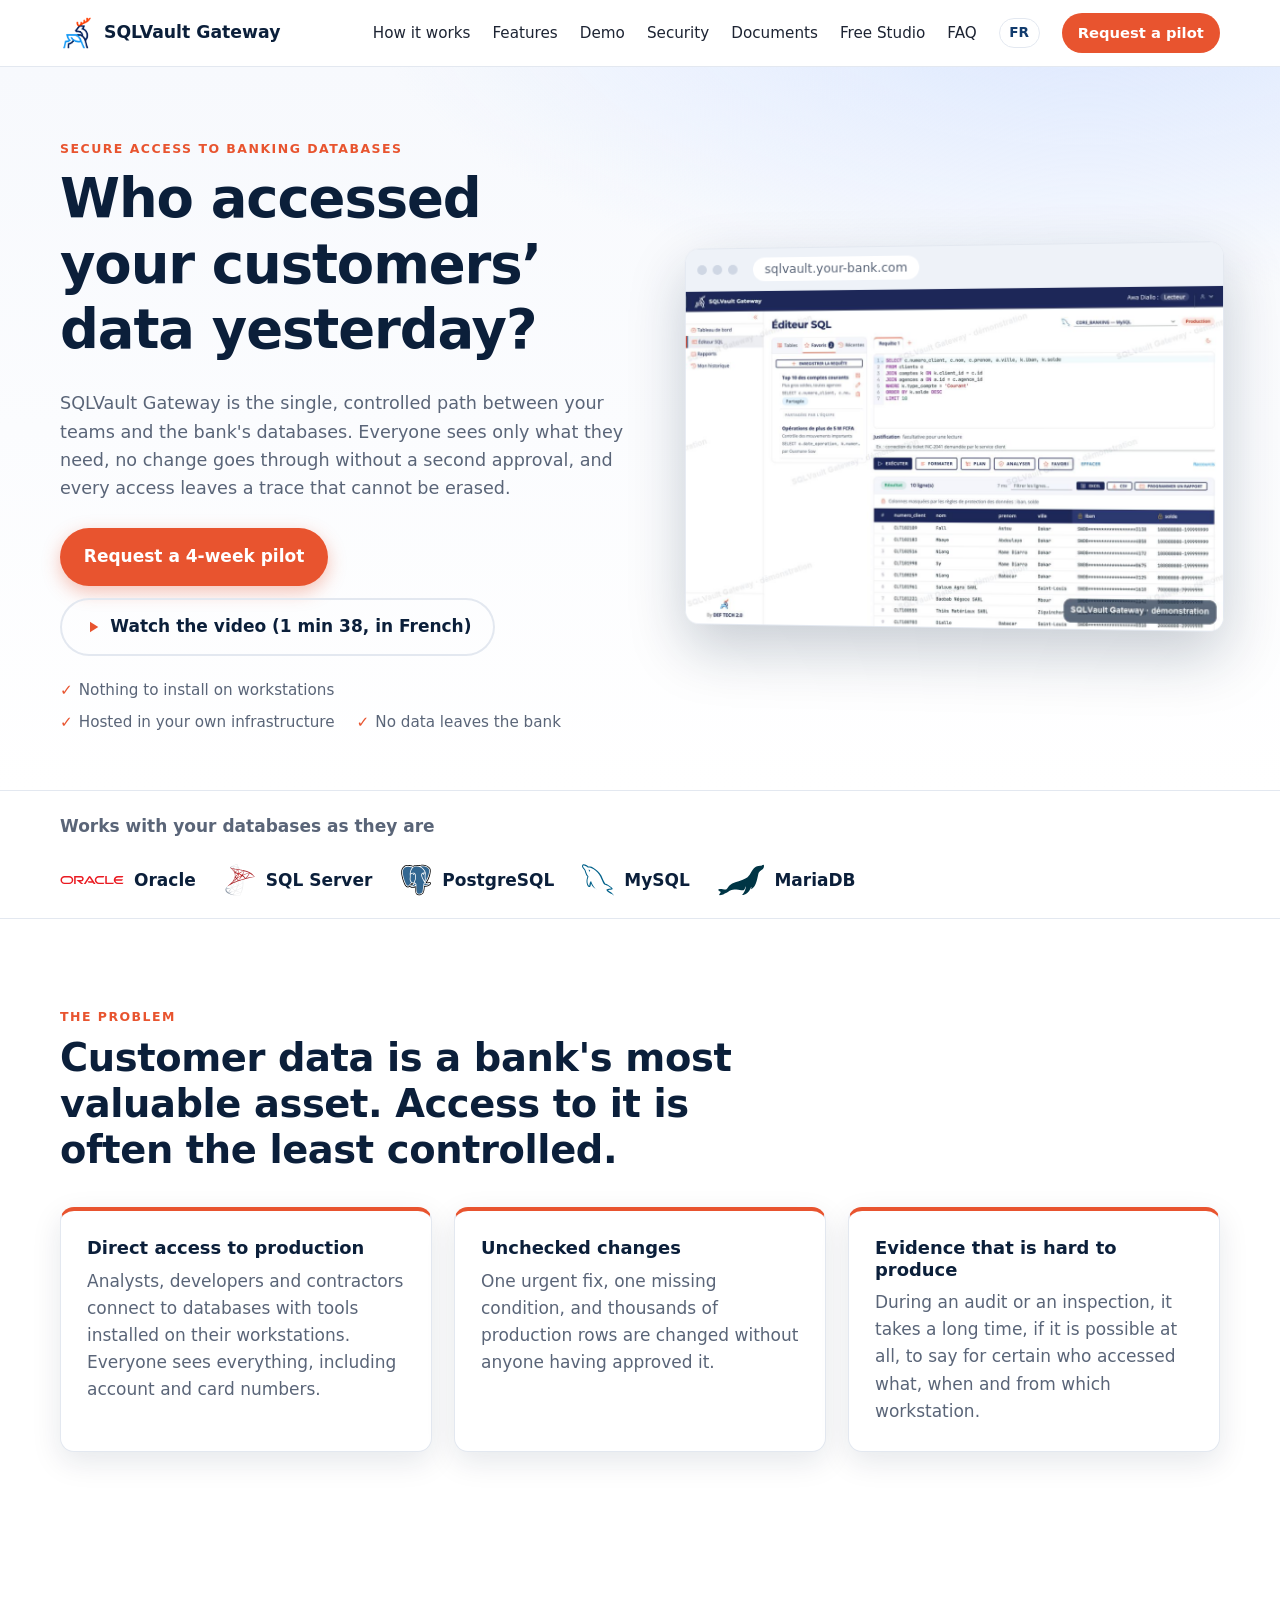
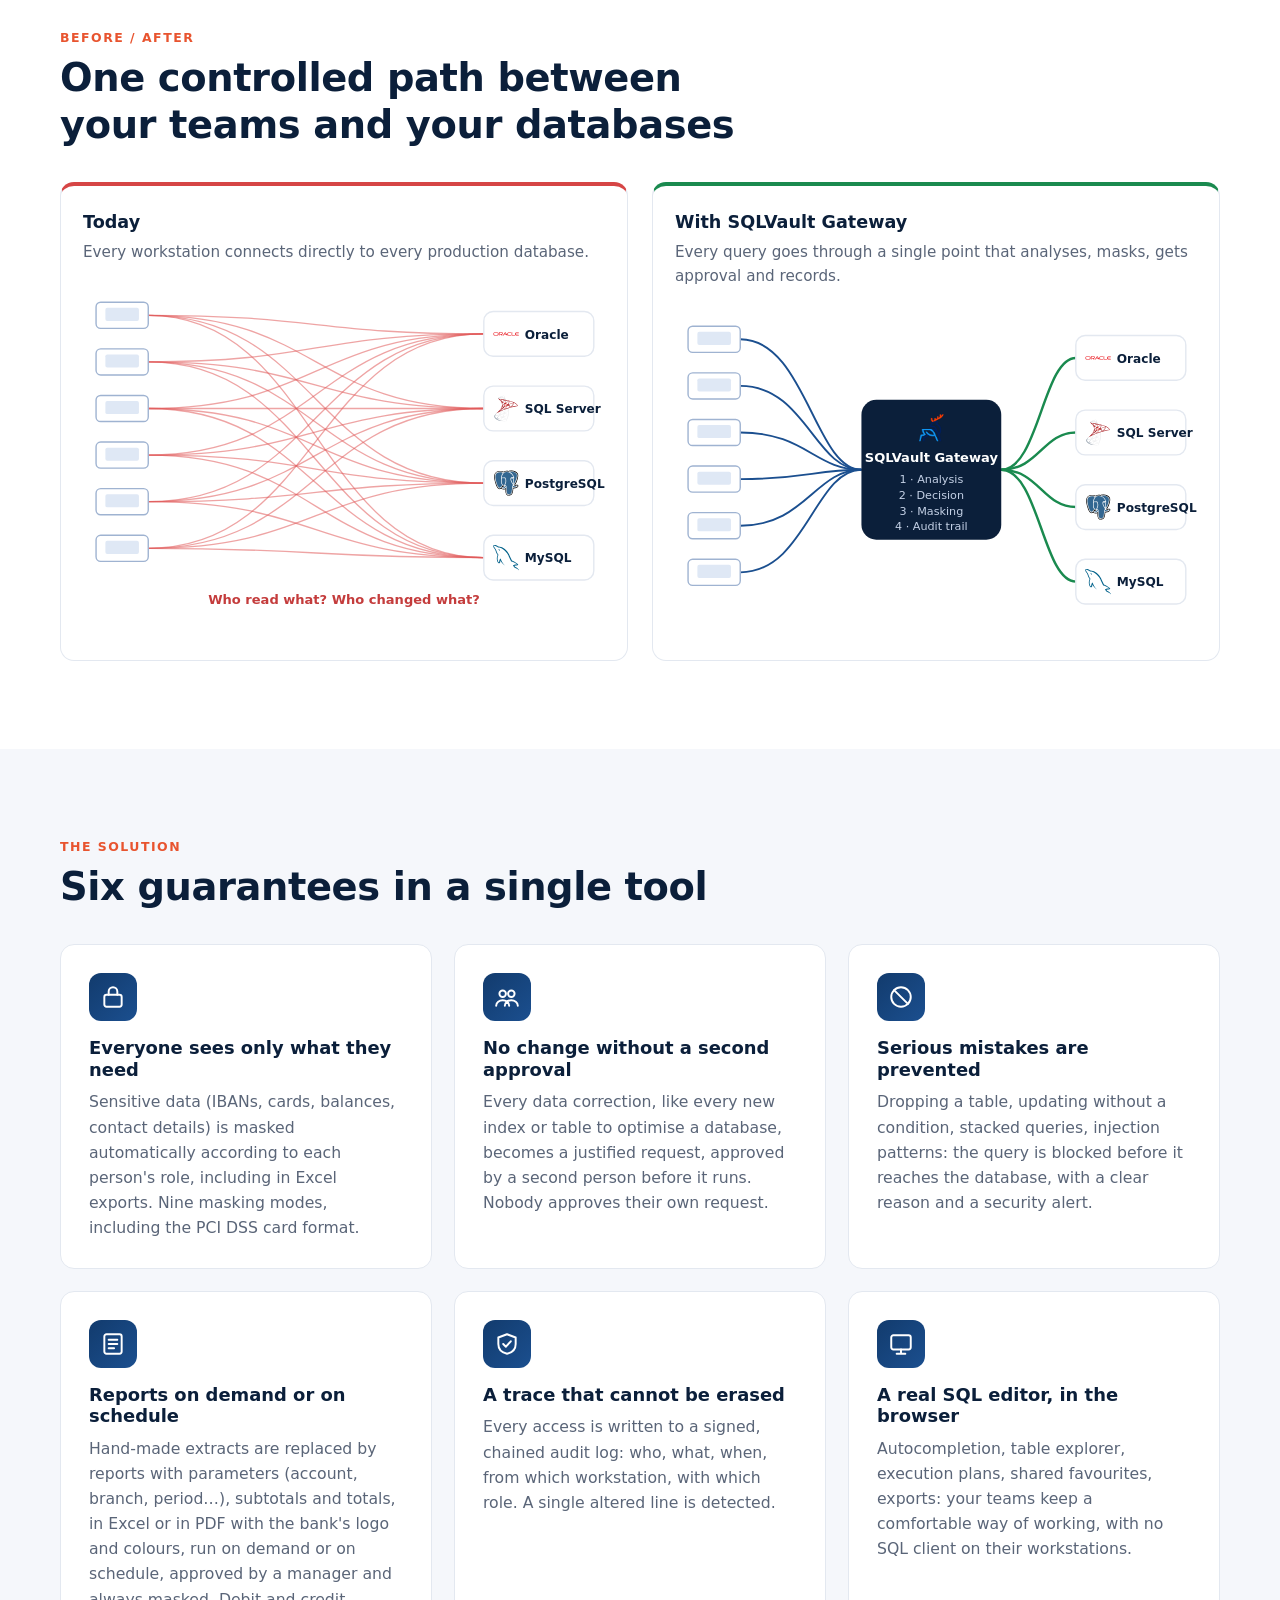
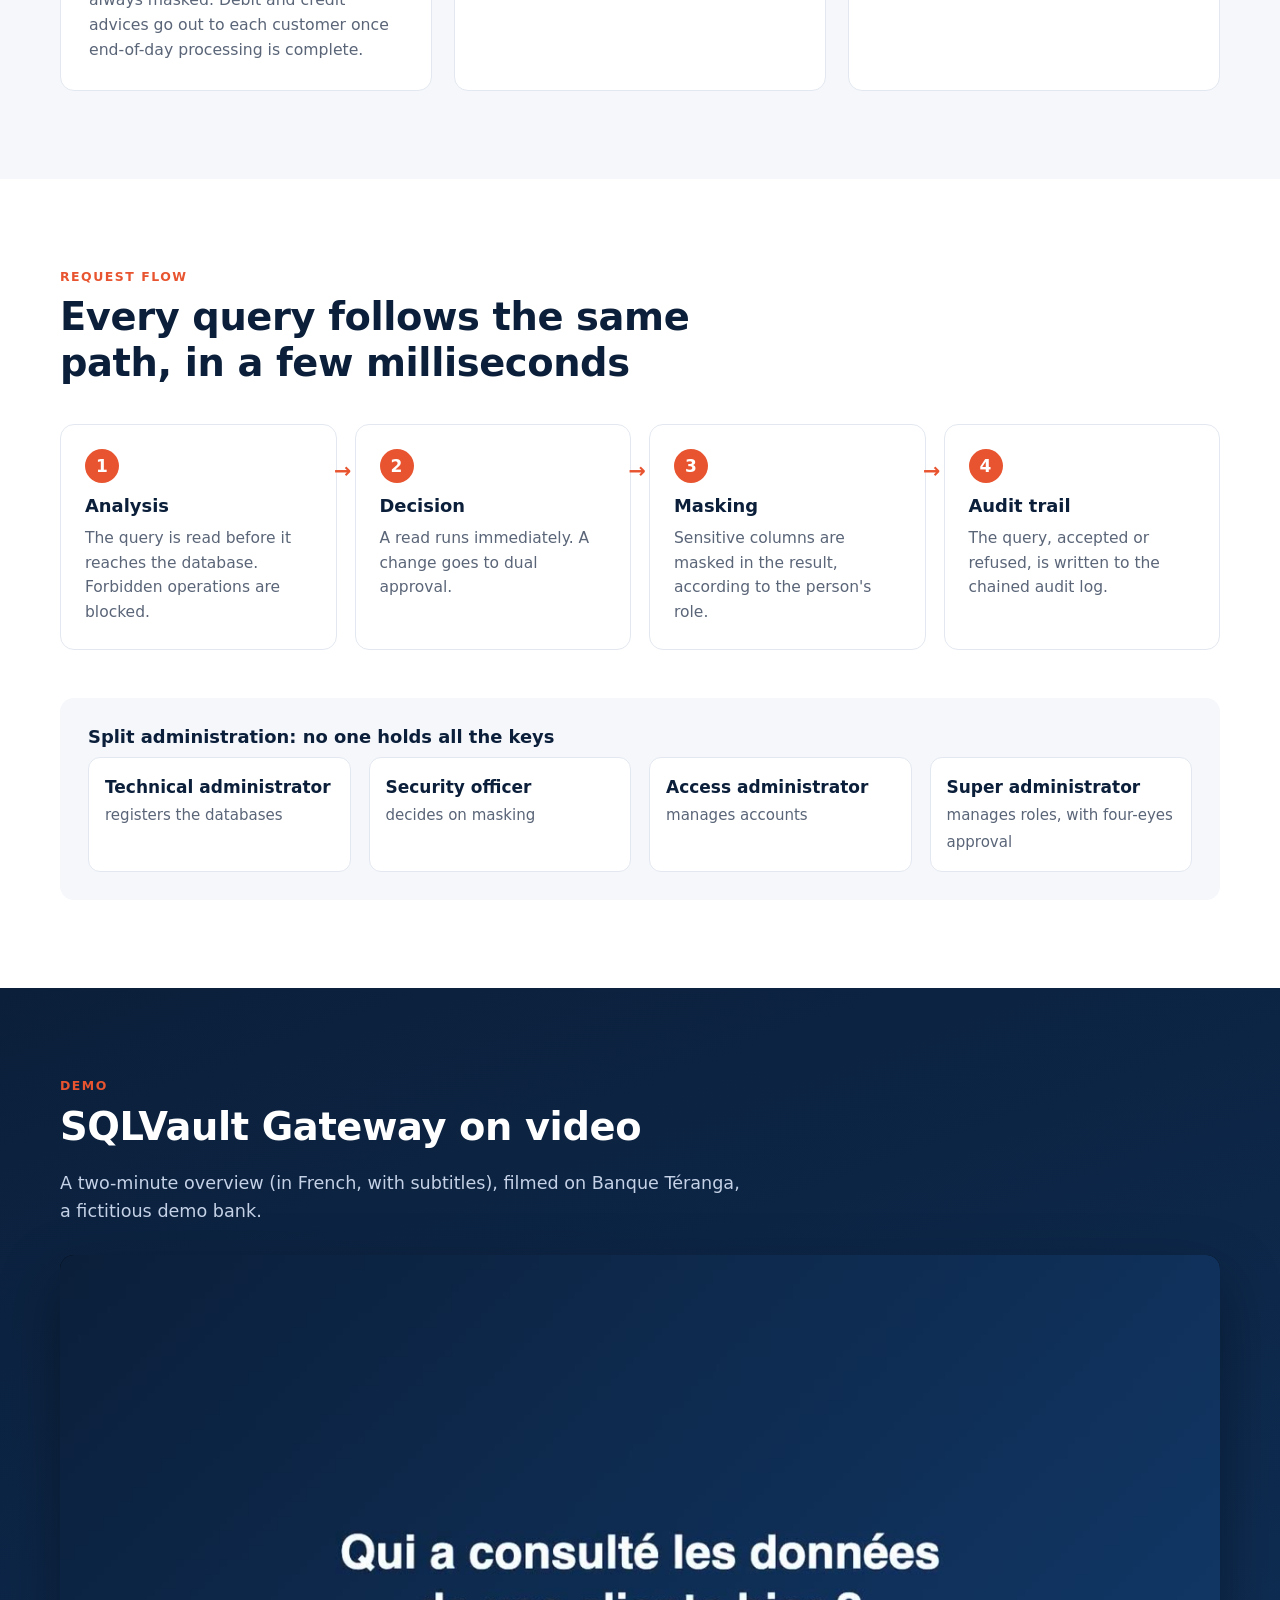
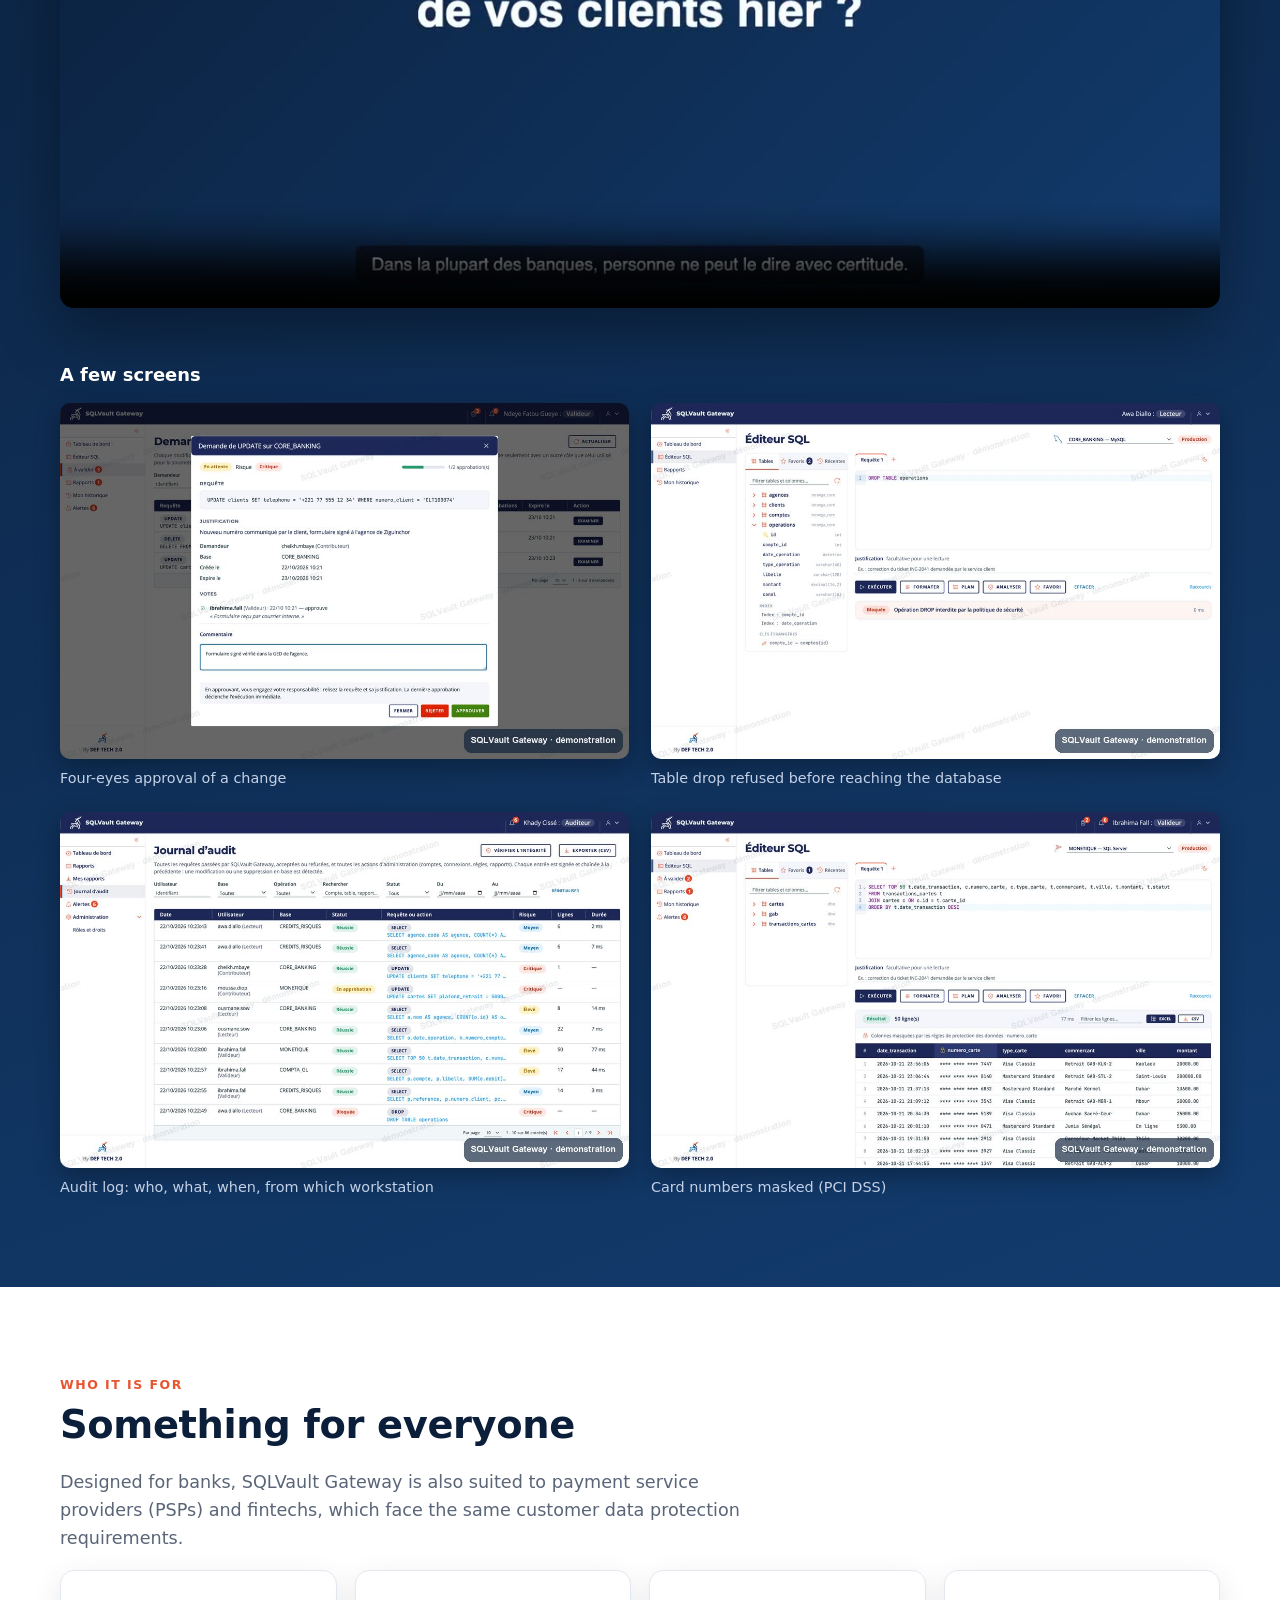
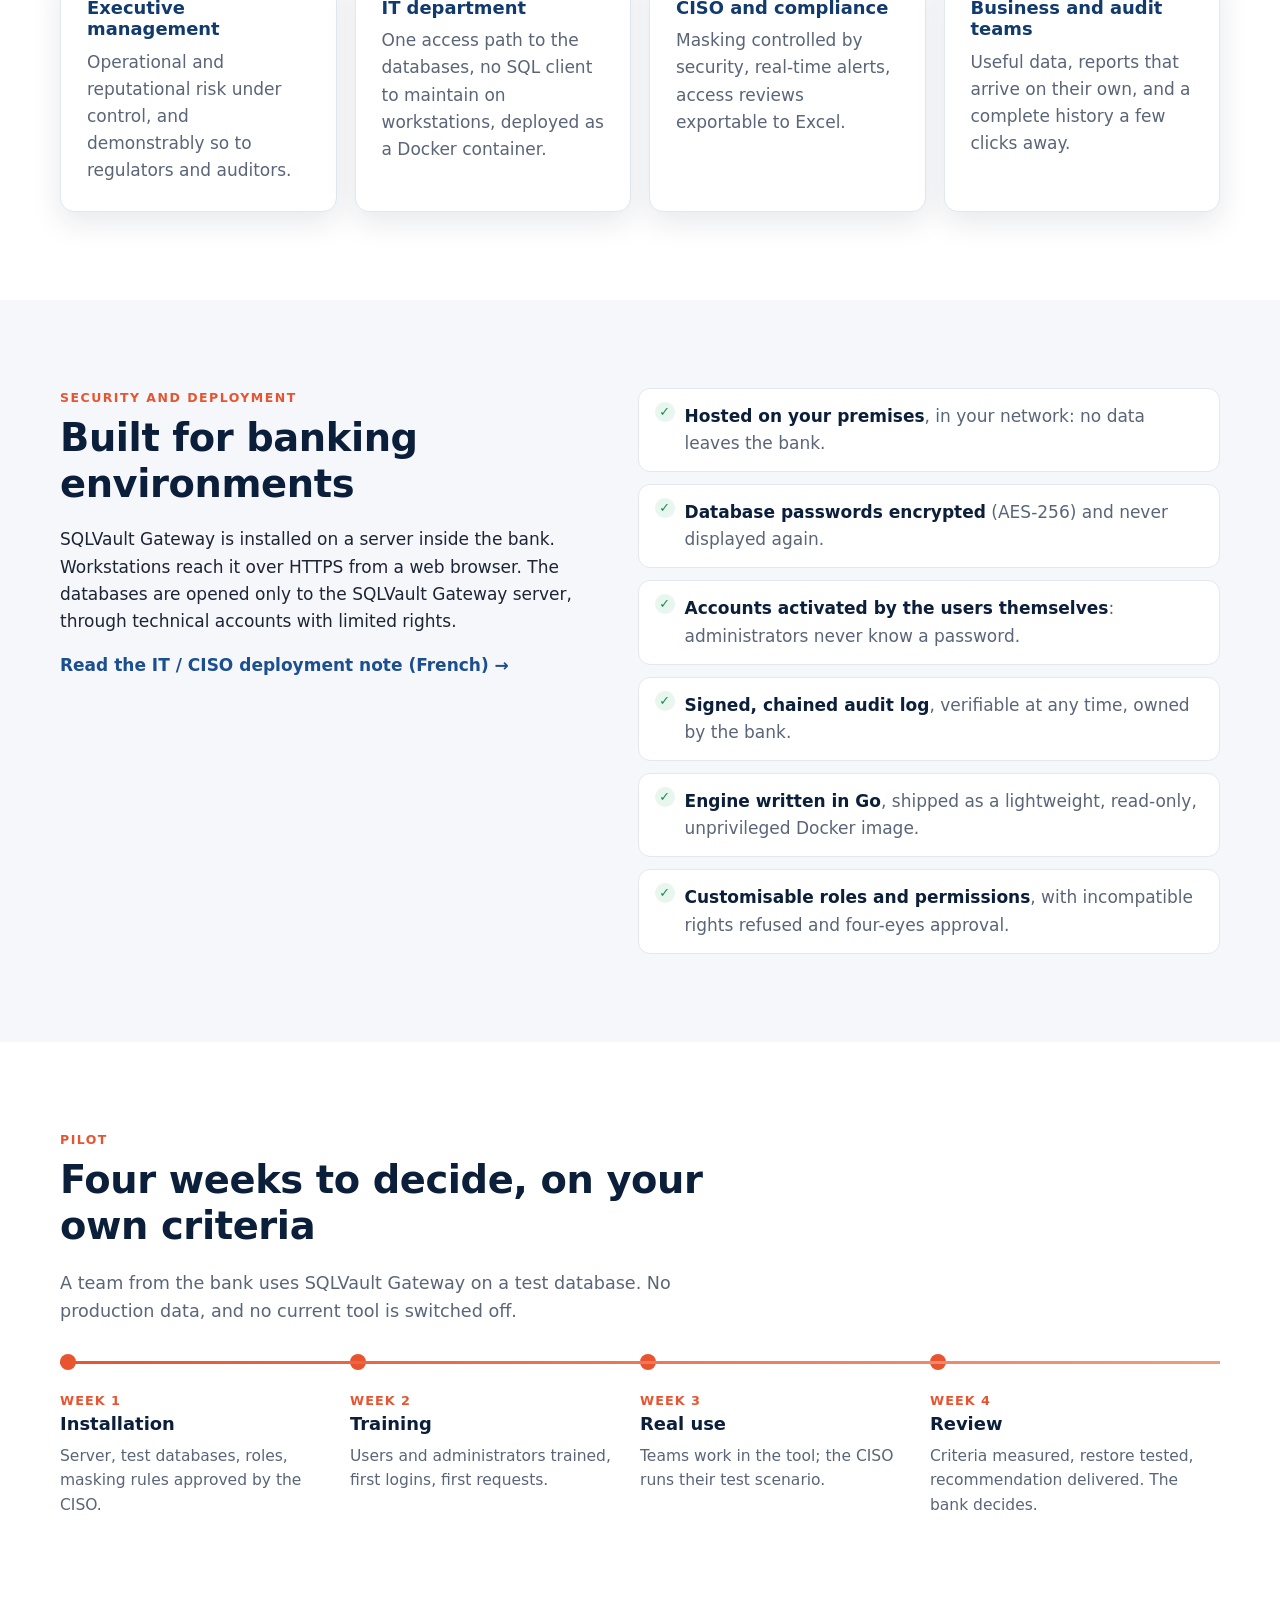
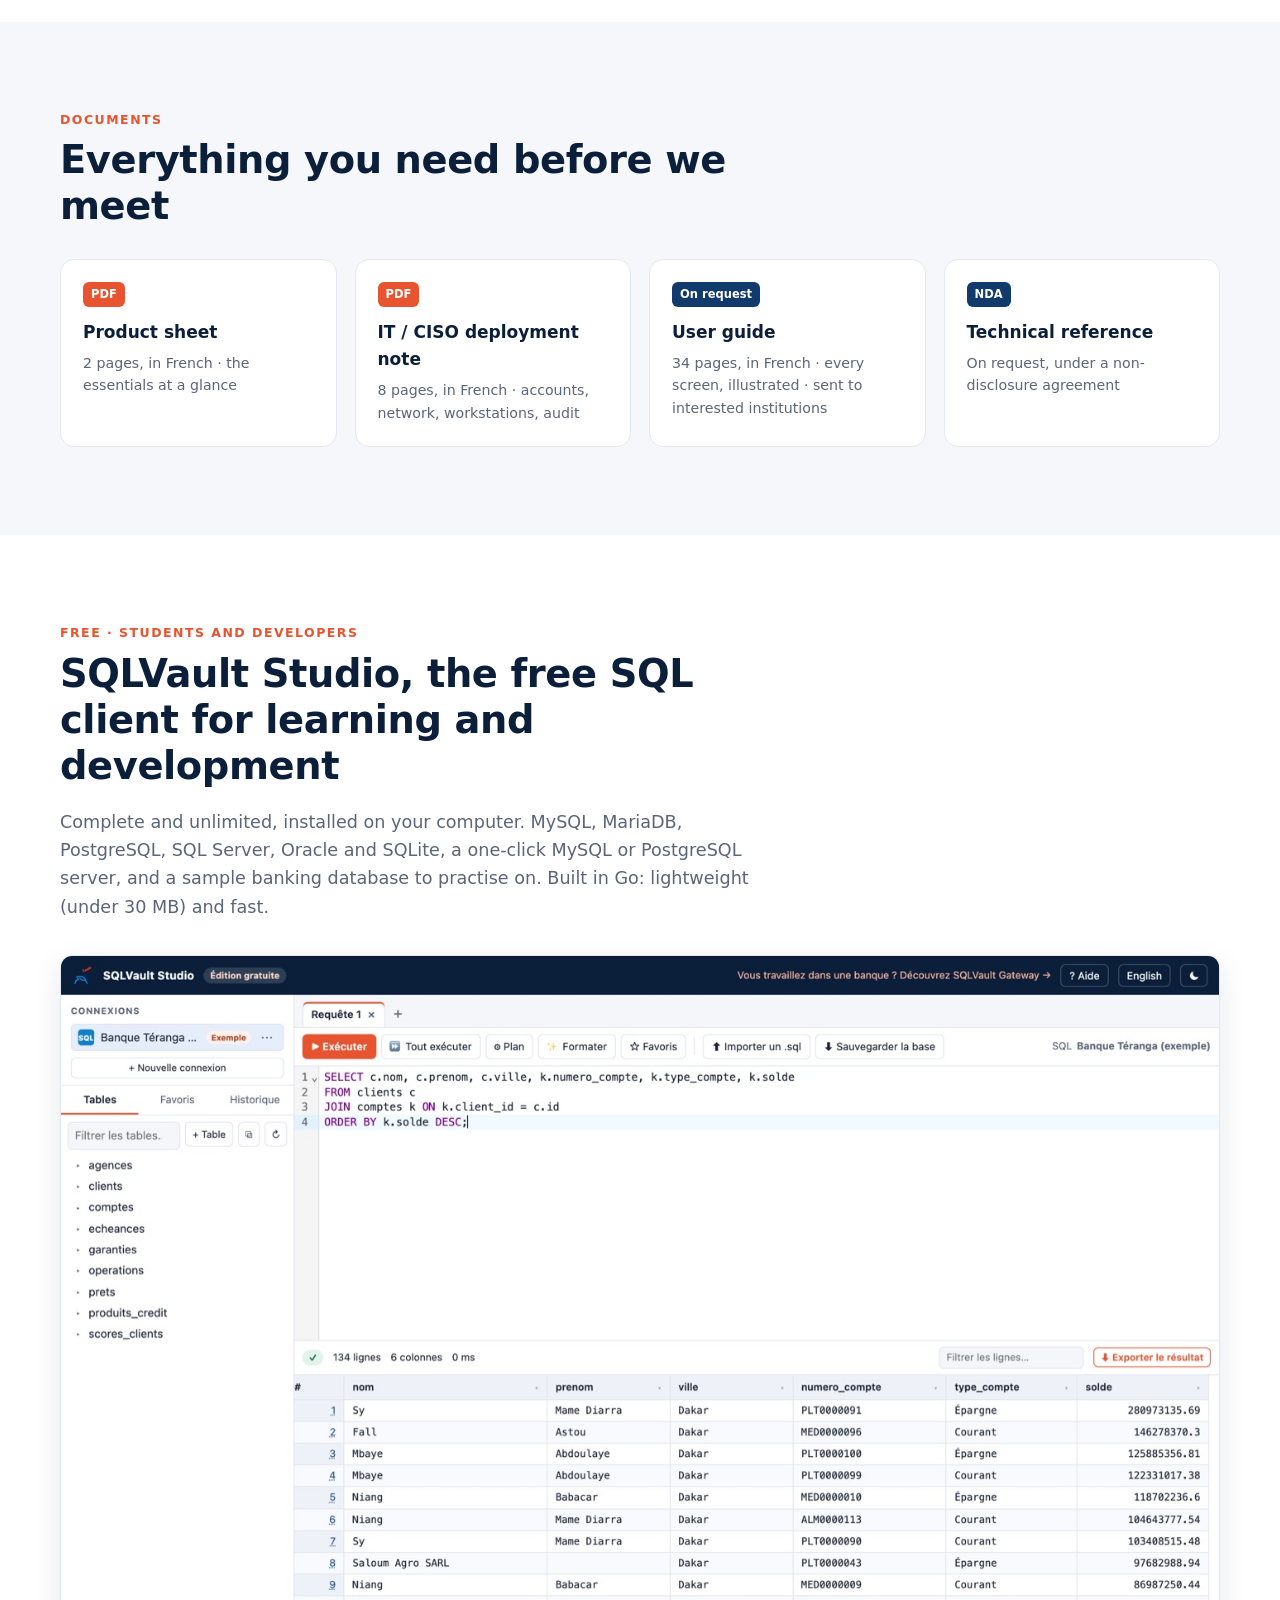
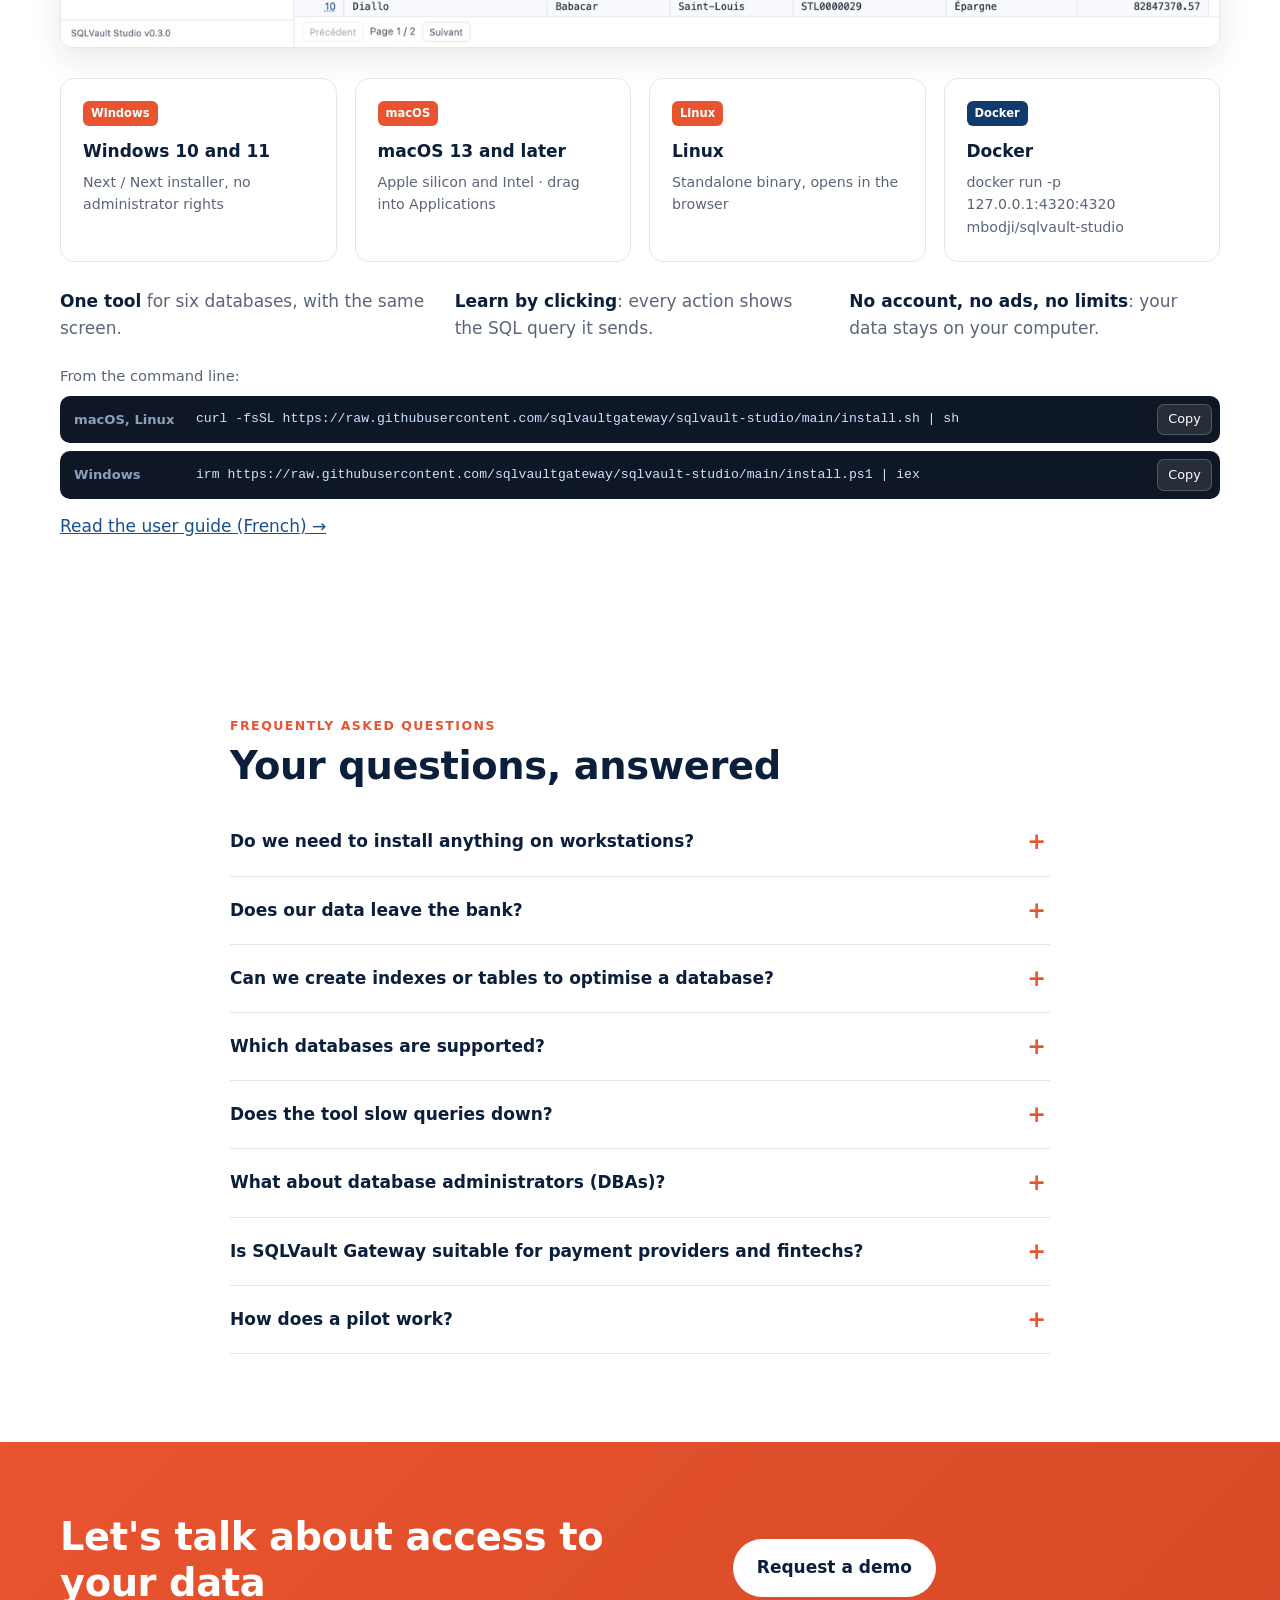
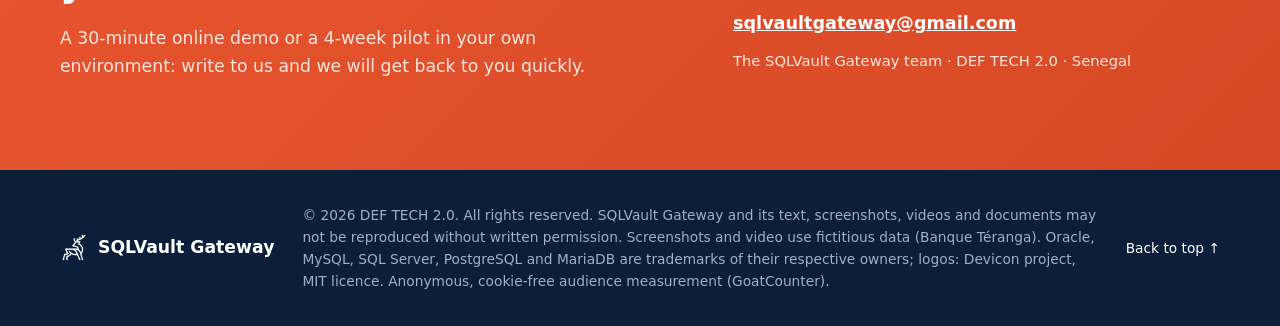
<file: assets/en/index.html>
<!doctype html>
<html lang="en">
<head>
  <meta charset="utf-8">
  <meta name="viewport" content="width=device-width, initial-scale=1">
  <title>SQLVault Gateway · Secure access to banking databases</title>
  <meta name="description" content="SQLVault Gateway controls and records every access to a bank's databases: sensitive data masked, every change approved by a second person, automated reports and a tamper-evident audit log. Oracle, SQL Server, PostgreSQL, MySQL, MariaDB.">
  <link rel="canonical" href="https://sqlvaultgateway.github.io/en/">
  <link rel="alternate" hreflang="fr" href="https://sqlvaultgateway.github.io/">
  <link rel="alternate" hreflang="en" href="https://sqlvaultgateway.github.io/en/">
  <link rel="alternate" hreflang="x-default" href="https://sqlvaultgateway.github.io/">
  <link rel="icon" href="../favicon.ico">
  <meta name="theme-color" content="#0b1f3a">
  <meta property="og:type" content="website">
  <meta property="og:locale" content="en_US">
  <meta property="og:site_name" content="SQLVault Gateway">
  <meta property="og:title" content="SQLVault Gateway · Who accessed your customers' data yesterday?">
  <meta property="og:description" content="Sensitive data masking, four-eyes approval, automated reports and a tamper-evident audit log, for every database in the bank.">
  <meta property="og:url" content="https://sqlvaultgateway.github.io/en/">
  <meta property="og:image" content="https://sqlvaultgateway.github.io/assets/img/og-cover.jpg">
  <meta name="twitter:card" content="summary_large_image">
  <link rel="stylesheet" href="../assets/style.css">
  <script type="application/ld+json">
  {"@context":"https://schema.org","@type":"SoftwareApplication","name":"SQLVault Gateway","applicationCategory":"SecurityApplication",
   "operatingSystem":"Linux (Docker)","description":"Secure access gateway for banking databases: masking, dual approval, parameterised reports in Excel or PDF, chained audit log.",
   "publisher":{"@type":"Organization","name":"DEF TECH 2.0","email":"sqlvaultgateway@gmail.com"},"url":"https://sqlvaultgateway.github.io/en/","inLanguage":"en"}
  </script>
</head>
<body id="haut">
<a class="skip" href="#contenu">Skip to content</a>

<header class="nav">
  <div class="wrap nav-in">
    <a class="brand" href="#haut" aria-label="SQLVault Gateway, home"><img src="../assets/img/logo-primaire.png" alt="" width="34" height="34"><span>SQLVault Gateway</span></a>
    <button class="burger" aria-label="Open menu" aria-expanded="false" aria-controls="menu"><span></span><span></span><span></span></button>
    <nav id="menu" aria-label="Main navigation">
      <a href="#architecture">How it works</a>
      <a href="#fonctions">Features</a>
      <a href="#demo">Demo</a>
      <a href="#securite">Security</a>
      <a href="#documents">Documents</a>
      <a href="#studio">Free Studio</a>
      <a href="#faq">FAQ</a>
      <a class="lang" href="../" hreflang="fr" lang="fr">FR</a>
      <a class="btn btn-sm" href="#contact">Request a pilot</a>
    </nav>
  </div>
</header>

<main id="contenu">

<!-- Accroche -->
<section class="hero">
  <div class="wrap hero-in">
    <div class="hero-text">
      <p class="kicker">Secure access to banking databases</p>
      <h1>Who accessed your customers’ data yesterday?</h1>
      <p class="lead">SQLVault Gateway is the single, controlled path between your teams and the bank's databases. Everyone sees only what they need, no change goes through without a second approval, and every access leaves a trace that cannot be erased.</p>
      <div class="cta">
        <a class="btn" href="#contact">Request a 4-week pilot</a>
        <a class="btn btn-ghost" href="#demo"><svg viewBox="0 0 24 24" aria-hidden="true"><path d="M8 5v14l11-7z"/></svg>Watch the video (1 min 38, in French)</a>
      </div>
      <ul class="hero-points">
        <li>Nothing to install on workstations</li>
        <li>Hosted in your own infrastructure</li>
        <li>No data leaves the bank</li>
      </ul>
    </div>
    <figure class="shot hero-shot">
      <div class="shot-bar"><i></i><i></i><i></i><span>sqlvault.your-bank.com</span></div>
      <img src="../assets/img/05-editeur-resultat-masque.jpg" alt="SQLVault Gateway SQL editor: IBAN and balances masked for an analyst" width="1200" height="750">
    </figure>
  </div>
</section>

<!-- Moteurs -->
<section class="engines" aria-label="Supported databases">
  <div class="wrap engines-in">
    <p>Works with your databases as they are</p>
    <ul>
      <li><img src="../assets/db/oracle.svg" alt="" width="40" height="40">Oracle</li>
      <li><img src="../assets/db/mssql.svg" alt="" width="40" height="40">SQL Server</li>
      <li><img src="../assets/db/postgresql.svg" alt="" width="40" height="40">PostgreSQL</li>
      <li><img src="../assets/db/mysql.svg" alt="" width="40" height="40">MySQL</li>
      <li><img src="../assets/db/mariadb.svg" alt="" width="40" height="40">MariaDB</li>
    </ul>
  </div>
</section>

<!-- Problème -->
<section class="section" id="probleme">
  <div class="wrap">
    <p class="kicker">The problem</p>
    <h2>Customer data is a bank's most valuable asset. Access to it is often the least controlled.</h2>
    <div class="grid3">
      <article class="card">
        <h3>Direct access to production</h3>
        <p>Analysts, developers and contractors connect to databases with tools installed on their workstations. Everyone sees everything, including account and card numbers.</p>
      </article>
      <article class="card">
        <h3>Unchecked changes</h3>
        <p>One urgent fix, one missing condition, and thousands of production rows are changed without anyone having approved it.</p>
      </article>
      <article class="card">
        <h3>Evidence that is hard to produce</h3>
        <p>During an audit or an inspection, it takes a long time, if it is possible at all, to say for certain who accessed what, when and from which workstation.</p>
      </article>
    </div>
  </div>
</section>

<!-- Avant / après -->
<section class="section arch" id="architecture">
  <div class="wrap">
    <p class="kicker">Before / after</p>
    <h2>One controlled path between your teams and your databases</h2>
    <div class="arch-grid">
      <figure class="arch-panel arch-before">
        <figcaption><strong>Today</strong><span>Every workstation connects directly to every production database.</span></figcaption>
        <svg viewBox="0 0 560 360" role="img" aria-label="Six workstations connected directly to the four production databases through a tangle of crossing connections">
          <g class="lines-bad"><path d="M70 40 C 250 40, 250 60, 430 60"/><path d="M70 40 C 250 40, 250 140, 430 140"/><path d="M70 40 C 250 40, 250 220, 430 220"/><path d="M70 40 C 250 40, 250 300, 430 300"/><path d="M70 90 C 250 90, 250 60, 430 60"/><path d="M70 90 C 250 90, 250 140, 430 140"/><path d="M70 90 C 250 90, 250 220, 430 220"/><path d="M70 90 C 250 90, 250 300, 430 300"/><path d="M70 140 C 250 140, 250 60, 430 60"/><path d="M70 140 C 250 140, 250 140, 430 140"/><path d="M70 140 C 250 140, 250 220, 430 220"/><path d="M70 140 C 250 140, 250 300, 430 300"/><path d="M70 190 C 250 190, 250 60, 430 60"/><path d="M70 190 C 250 190, 250 140, 430 140"/><path d="M70 190 C 250 190, 250 220, 430 220"/><path d="M70 190 C 250 190, 250 300, 430 300"/><path d="M70 240 C 250 240, 250 60, 430 60"/><path d="M70 240 C 250 240, 250 140, 430 140"/><path d="M70 240 C 250 240, 250 220, 430 220"/><path d="M70 240 C 250 240, 250 300, 430 300"/><path d="M70 290 C 250 290, 250 60, 430 60"/><path d="M70 290 C 250 290, 250 140, 430 140"/><path d="M70 290 C 250 290, 250 220, 430 220"/><path d="M70 290 C 250 290, 250 300, 430 300"/></g>
          <g class="post"><rect x="14" y="26" width="56" height="28" rx="5"/><rect x="24" y="32" width="36" height="14" rx="2" class="screen"/></g><g class="post"><rect x="14" y="76" width="56" height="28" rx="5"/><rect x="24" y="82" width="36" height="14" rx="2" class="screen"/></g><g class="post"><rect x="14" y="126" width="56" height="28" rx="5"/><rect x="24" y="132" width="36" height="14" rx="2" class="screen"/></g><g class="post"><rect x="14" y="176" width="56" height="28" rx="5"/><rect x="24" y="182" width="36" height="14" rx="2" class="screen"/></g><g class="post"><rect x="14" y="226" width="56" height="28" rx="5"/><rect x="24" y="232" width="36" height="14" rx="2" class="screen"/></g><g class="post"><rect x="14" y="276" width="56" height="28" rx="5"/><rect x="24" y="282" width="36" height="14" rx="2" class="screen"/></g>
          <g class="db"><rect x="430" y="36" width="118" height="48" rx="10"/><image href="../assets/db/oracle.svg" x="440" y="46" width="28" height="28"/><text x="474" y="65">Oracle</text></g><g class="db"><rect x="430" y="116" width="118" height="48" rx="10"/><image href="../assets/db/mssql.svg" x="440" y="126" width="28" height="28"/><text x="474" y="145">SQL Server</text></g><g class="db"><rect x="430" y="196" width="118" height="48" rx="10"/><image href="../assets/db/postgresql.svg" x="440" y="206" width="28" height="28"/><text x="474" y="225">PostgreSQL</text></g><g class="db"><rect x="430" y="276" width="118" height="48" rx="10"/><image href="../assets/db/mysql.svg" x="440" y="286" width="28" height="28"/><text x="474" y="305">MySQL</text></g>
          <text x="280" y="350" text-anchor="middle" class="warn">Who read what? Who changed what?</text>
        </svg>
      </figure>
      <figure class="arch-panel arch-after">
        <figcaption><strong>With SQLVault Gateway</strong><span>Every query goes through a single point that analyses, masks, gets approval and records.</span></figcaption>
        <svg viewBox="0 0 560 360" role="img" aria-label="Six workstations connected to SQLVault Gateway, the only access point to the four production databases">
          <g class="lines-in"><path d="M70 40 C 140 40, 150 180, 200 180"/><path d="M70 90 C 140 90, 150 180, 200 180"/><path d="M70 140 C 140 140, 150 180, 200 180"/><path d="M70 190 C 140 190, 150 180, 200 180"/><path d="M70 240 C 140 240, 150 180, 200 180"/><path d="M70 290 C 140 290, 150 180, 200 180"/></g>
          <g class="lines-out"><path d="M350 180 C 390 180, 395 60, 430 60"/><path d="M350 180 C 390 180, 395 140, 430 140"/><path d="M350 180 C 390 180, 395 220, 430 220"/><path d="M350 180 C 390 180, 395 300, 430 300"/></g>
          <g class="post"><rect x="14" y="26" width="56" height="28" rx="5"/><rect x="24" y="32" width="36" height="14" rx="2" class="screen"/></g><g class="post"><rect x="14" y="76" width="56" height="28" rx="5"/><rect x="24" y="82" width="36" height="14" rx="2" class="screen"/></g><g class="post"><rect x="14" y="126" width="56" height="28" rx="5"/><rect x="24" y="132" width="36" height="14" rx="2" class="screen"/></g><g class="post"><rect x="14" y="176" width="56" height="28" rx="5"/><rect x="24" y="182" width="36" height="14" rx="2" class="screen"/></g><g class="post"><rect x="14" y="226" width="56" height="28" rx="5"/><rect x="24" y="232" width="36" height="14" rx="2" class="screen"/></g><g class="post"><rect x="14" y="276" width="56" height="28" rx="5"/><rect x="24" y="282" width="36" height="14" rx="2" class="screen"/></g>
          <g class="db"><rect x="430" y="36" width="118" height="48" rx="10"/><image href="../assets/db/oracle.svg" x="440" y="46" width="28" height="28"/><text x="474" y="65">Oracle</text></g><g class="db"><rect x="430" y="116" width="118" height="48" rx="10"/><image href="../assets/db/mssql.svg" x="440" y="126" width="28" height="28"/><text x="474" y="145">SQL Server</text></g><g class="db"><rect x="430" y="196" width="118" height="48" rx="10"/><image href="../assets/db/postgresql.svg" x="440" y="206" width="28" height="28"/><text x="474" y="225">PostgreSQL</text></g><g class="db"><rect x="430" y="276" width="118" height="48" rx="10"/><image href="../assets/db/mysql.svg" x="440" y="286" width="28" height="28"/><text x="474" y="305">MySQL</text></g>
          <g class="gw"><rect x="200" y="105" width="150" height="150" rx="16"/><image href="../assets/img/logo-primaire.png" x="257" y="117" width="36" height="36"/>
            <text x="275" y="172" text-anchor="middle" class="gw-name">SQLVault Gateway</text>
            <text x="275" y="194" text-anchor="middle" class="gw-step">1 · Analysis</text><text x="275" y="211" text-anchor="middle" class="gw-step">2 · Decision</text>
            <text x="275" y="228" text-anchor="middle" class="gw-step">3 · Masking</text><text x="275" y="245" text-anchor="middle" class="gw-step">4 · Audit trail</text></g>
        </svg>
      </figure>
    </div>
  </div>
</section>

<!-- Fonctionnalités -->
<section class="section alt" id="fonctions">
  <div class="wrap">
    <p class="kicker">The solution</p>
    <h2>Six guarantees in a single tool</h2>
    <div class="features">
      <article class="feature">
        <span class="ico"><svg viewBox="0 0 24 24"><rect x="4" y="10" width="16" height="11" rx="2"/><path d="M8 10V7a4 4 0 0 1 8 0v3"/></svg></span>
        <h3>Everyone sees only what they need</h3>
        <p>Sensitive data (IBANs, cards, balances, contact details) is masked automatically according to each person's role, including in Excel exports. Nine masking modes, including the PCI DSS card format.</p>
      </article>
      <article class="feature">
        <span class="ico"><svg viewBox="0 0 24 24"><circle cx="8" cy="9" r="3"/><circle cx="16" cy="9" r="3"/><path d="M2 20c0-3 3-5 6-5s6 2 6 5M10 20c0-3 3-5 6-5s6 2 6 5"/></svg></span>
        <h3>No change without a second approval</h3>
        <p>Every data correction, like every new index or table to optimise a database, becomes a justified request, approved by a second person before it runs. Nobody approves their own request.</p>
      </article>
      <article class="feature">
        <span class="ico"><svg viewBox="0 0 24 24"><circle cx="12" cy="12" r="9"/><path d="M5.6 5.6l12.8 12.8"/></svg></span>
        <h3>Serious mistakes are prevented</h3>
        <p>Dropping a table, updating without a condition, stacked queries, injection patterns: the query is blocked before it reaches the database, with a clear reason and a security alert.</p>
      </article>
      <article class="feature">
        <span class="ico"><svg viewBox="0 0 24 24"><rect x="4" y="3" width="16" height="18" rx="2"/><path d="M8 8h8M8 12h8M8 16h5"/></svg></span>
        <h3>Reports on demand or on schedule</h3>
        <p>Hand-made extracts are replaced by reports with parameters (account, branch, period…), subtotals and totals, in Excel or in PDF with the bank's logo and colours, run on demand or on schedule, approved by a manager and always masked. Debit and credit advices go out to each customer once end-of-day processing is complete.</p>
      </article>
      <article class="feature">
        <span class="ico"><svg viewBox="0 0 24 24"><path d="M12 3l8 3v6c0 5-3.5 8-8 9-4.5-1-8-4-8-9V6z"/><path d="M8.5 12l2.5 2.5 4.5-5"/></svg></span>
        <h3>A trace that cannot be erased</h3>
        <p>Every access is written to a signed, chained audit log: who, what, when, from which workstation, with which role. A single altered line is detected.</p>
      </article>
      <article class="feature">
        <span class="ico"><svg viewBox="0 0 24 24"><rect x="3" y="4" width="18" height="13" rx="2"/><path d="M8 21h8M12 17v4"/></svg></span>
        <h3>A real SQL editor, in the browser</h3>
        <p>Autocompletion, table explorer, execution plans, shared favourites, exports: your teams keep a comfortable way of working, with no SQL client on their workstations.</p>
      </article>
    </div>
  </div>
</section>

<!-- Fonctionnement -->
<section class="section" id="fonctionnement">
  <div class="wrap">
    <p class="kicker">Request flow</p>
    <h2>Every query follows the same path, in a few milliseconds</h2>
    <ol class="steps">
      <li><b>1</b><h3>Analysis</h3><p>The query is read before it reaches the database. Forbidden operations are blocked.</p></li>
      <li><b>2</b><h3>Decision</h3><p>A read runs immediately. A change goes to dual approval.</p></li>
      <li><b>3</b><h3>Masking</h3><p>Sensitive columns are masked in the result, according to the person's role.</p></li>
      <li><b>4</b><h3>Audit trail</h3><p>The query, accepted or refused, is written to the chained audit log.</p></li>
    </ol>
    <div class="roles">
      <h3>Split administration: no one holds all the keys</h3>
      <div class="grid4">
        <div><strong>Technical administrator</strong><span>registers the databases</span></div>
        <div><strong>Security officer</strong><span>decides on masking</span></div>
        <div><strong>Access administrator</strong><span>manages accounts</span></div>
        <div><strong>Super administrator</strong><span>manages roles, with four-eyes approval</span></div>
      </div>
    </div>
  </div>
</section>

<!-- Démo -->
<section class="section dark" id="demo">
  <div class="wrap">
    <p class="kicker">Demo</p>
    <h2>SQLVault Gateway on video</h2>
    <p class="sub">A two-minute overview (in French, with subtitles), filmed on Banque Téranga, a fictitious demo bank.</p>
    <div class="video">
      <video controls preload="none" poster="../assets/img/video-poster.jpg" playsinline>
        <source src="../assets/video/presentation.mp4" type="video/mp4">
        Your browser cannot play this video. <a href="../assets/video/presentation.mp4">Download the video</a>.
      </video>
    </div>
    <h3 class="gal-title">A few screens</h3>
    <div class="gallery">
      <figure><button data-full="../assets/img/19-examen-demande.jpg"><img loading="lazy" src="../assets/img/19-examen-demande.jpg" alt="A validator reviewing a change request" width="1100" height="688"></button><figcaption>Four-eyes approval of a change</figcaption></figure>
      <figure><button data-full="../assets/img/11-requete-bloquee.jpg"><img loading="lazy" src="../assets/img/11-requete-bloquee.jpg" alt="Table drop refused by the security policy" width="1100" height="688"></button><figcaption>Table drop refused before reaching the database</figcaption></figure>
      <figure><button data-full="../assets/img/26-journal-audit.jpg"><img loading="lazy" src="../assets/img/26-journal-audit.jpg" alt="Audit log seen by an auditor" width="1100" height="688"></button><figcaption>Audit log: who, what, when, from which workstation</figcaption></figure>
      <figure><button data-full="../assets/img/12c-sqlserver-monetique.jpg"><img loading="lazy" src="../assets/img/12c-sqlserver-monetique.jpg" alt="Card numbers masked on SQL Server" width="1100" height="688"></button><figcaption>Card numbers masked (PCI DSS)</figcaption></figure>
    </div>
  </div>
</section>

<!-- Pour qui -->
<section class="section" id="pour-qui">
  <div class="wrap">
    <p class="kicker">Who it is for</p>
    <h2>Something for everyone</h2>
    <p class="sub">Designed for banks, SQLVault Gateway is also suited to payment service providers (PSPs) and fintechs, which face the same customer data protection requirements.</p>
    <div class="grid4 who">
      <article class="card"><h3>Executive management</h3><p>Operational and reputational risk under control, and demonstrably so to regulators and auditors.</p></article>
      <article class="card"><h3>IT department</h3><p>One access path to the databases, no SQL client to maintain on workstations, deployed as a Docker container.</p></article>
      <article class="card"><h3>CISO and compliance</h3><p>Masking controlled by security, real-time alerts, access reviews exportable to Excel.</p></article>
      <article class="card"><h3>Business and audit teams</h3><p>Useful data, reports that arrive on their own, and a complete history a few clicks away.</p></article>
    </div>
  </div>
</section>

<!-- Sécurité -->
<section class="section alt" id="securite">
  <div class="wrap two">
    <div>
      <p class="kicker">Security and deployment</p>
      <h2>Built for banking environments</h2>
      <p>SQLVault Gateway is installed on a server inside the bank. Workstations reach it over HTTPS from a web browser. The databases are opened only to the SQLVault Gateway server, through technical accounts with limited rights.</p>
      <a class="link" href="../assets/docs/SQLVault-Gateway-Note-DSI-RSSI.pdf">Read the IT / CISO deployment note (French) →</a>
    </div>
    <ul class="checks">
      <li><b>Hosted on your premises</b>, in your network: no data leaves the bank.</li>
      <li><b>Database passwords encrypted</b> (AES-256) and never displayed again.</li>
      <li><b>Accounts activated by the users themselves</b>: administrators never know a password.</li>
      <li><b>Signed, chained audit log</b>, verifiable at any time, owned by the bank.</li>
      <li><b>Engine written in Go</b>, shipped as a lightweight, read-only, unprivileged Docker image.</li>
      <li><b>Customisable roles and permissions</b>, with incompatible rights refused and four-eyes approval.</li>
    </ul>
  </div>
</section>

<!-- Pilote -->
<section class="section" id="pilote">
  <div class="wrap">
    <p class="kicker">Pilot</p>
    <h2>Four weeks to decide, on your own criteria</h2>
    <p class="sub">A team from the bank uses SQLVault Gateway on a test database. No production data, and no current tool is switched off.</p>
    <ol class="timeline">
      <li><span>Week 1</span><h3>Installation</h3><p>Server, test databases, roles, masking rules approved by the CISO.</p></li>
      <li><span>Week 2</span><h3>Training</h3><p>Users and administrators trained, first logins, first requests.</p></li>
      <li><span>Week 3</span><h3>Real use</h3><p>Teams work in the tool; the CISO runs their test scenario.</p></li>
      <li><span>Week 4</span><h3>Review</h3><p>Criteria measured, restore tested, recommendation delivered. The bank decides.</p></li>
    </ol>
  </div>
</section>

<!-- Documents -->
<section class="section alt" id="documents">
  <div class="wrap">
    <p class="kicker">Documents</p>
    <h2>Everything you need before we meet</h2>
    <div class="docs">
      <a class="doc" href="../assets/docs/SQLVault-Gateway-Fiche-produit.pdf"><span class="pdf">PDF</span><strong>Product sheet</strong><small>2 pages, in French · the essentials at a glance</small></a>
      <a class="doc" href="../assets/docs/SQLVault-Gateway-Note-DSI-RSSI.pdf"><span class="pdf">PDF</span><strong>IT / CISO deployment note</strong><small>8 pages, in French · accounts, network, workstations, audit</small></a>
      <a class="doc doc-ask" href="mailto:sqlvaultgateway@gmail.com?subject=SQLVault%20Gateway%20user%20guide%20request"><span class="pdf">On request</span><strong>User guide</strong><small>34 pages, in French · every screen, illustrated · sent to interested institutions</small></a>
      <a class="doc doc-ask" href="mailto:sqlvaultgateway@gmail.com?subject=SQLVault%20Gateway%20technical%20document%20request"><span class="pdf">NDA</span><strong>Technical reference</strong><small>On request, under a non-disclosure agreement</small></a>
    </div>
  </div>
</section>

<!-- SQLVault Studio, free edition -->
<section class="section" id="studio">
  <div class="wrap">
    <p class="kicker">Free · students and developers</p>
    <h2>SQLVault Studio, the free SQL client for learning and development</h2>
    <p class="sub">Complete and unlimited, installed on your computer. MySQL, MariaDB, PostgreSQL, SQL Server, Oracle and SQLite, a one-click MySQL or PostgreSQL server, and a sample banking database to practise on. Built in Go: lightweight (under 30 MB) and fast.</p>
    <figure class="studio-shot"><img loading="lazy" src="../assets/img/studio.jpg" alt="SQLVault Studio: a query on the Banque Téranga sample database" width="1400" height="836"></figure>
    <div class="docs">
      <a class="doc" href="https://github.com/sqlvaultgateway/sqlvault-studio/releases/latest" rel="noopener"><span class="pdf">Windows</span><strong>Windows 10 and 11</strong><small>Next / Next installer, no administrator rights</small></a>
      <a class="doc" href="https://github.com/sqlvaultgateway/sqlvault-studio/releases/latest" rel="noopener"><span class="pdf">macOS</span><strong>macOS 13 and later</strong><small>Apple silicon and Intel · drag into Applications</small></a>
      <a class="doc" href="https://github.com/sqlvaultgateway/sqlvault-studio/releases/latest" rel="noopener"><span class="pdf">Linux</span><strong>Linux</strong><small>Standalone binary, opens in the browser</small></a>
      <a class="doc doc-ask" href="https://hub.docker.com/r/mbodji/sqlvault-studio" rel="noopener"><span class="pdf">Docker</span><strong>Docker</strong><small>docker run -p 127.0.0.1:4320:4320 mbodji/sqlvault-studio</small></a>
    </div>
    <ul class="studio-why">
      <li><strong>One tool</strong> for six databases, with the same screen.</li>
      <li><strong>Learn by clicking</strong>: every action shows the SQL query it sends.</li>
      <li><strong>No account, no ads, no limits</strong>: your data stays on your computer.</li>
    </ul>
    <div class="studio-cli">
      <p>From the command line:</p>
      <div class="cmd"><span>macOS, Linux</span><code>curl -fsSL https://raw.githubusercontent.com/sqlvaultgateway/sqlvault-studio/main/install.sh | sh</code><button type="button" class="copy" aria-label="Copy the command">Copy</button></div>
      <div class="cmd"><span>Windows</span><code>irm https://raw.githubusercontent.com/sqlvaultgateway/sqlvault-studio/main/install.ps1 | iex</code><button type="button" class="copy" aria-label="Copy the command">Copy</button></div>
    </div>
    <p class="studio-guide"><a href="https://github.com/sqlvaultgateway/sqlvault-studio/blob/main/docs/GUIDE.md" rel="noopener">Read the user guide (French) →</a></p>
  </div>
</section>

<!-- FAQ -->
<section class="section" id="faq">
  <div class="wrap narrow">
    <p class="kicker">Frequently asked questions</p>
    <h2>Your questions, answered</h2>
    <details><summary>Do we need to install anything on workstations?</summary><p>No. A recent browser is enough. SQLVault Gateway is installed on a server inside the bank and used over HTTPS.</p></details>
    <details><summary>Does our data leave the bank?</summary><p>No. The tool is hosted in your infrastructure, and DEF TECH does not need access to your data, including during the pilot.</p></details>
    <details><summary>Can we create indexes or tables to optimise a database?</summary><p>Yes, on the databases where the bank allows it. Creating a table or an index, adding a column or refreshing statistics goes through the same dual approval as a data change, and runs without blocking production: if the table is busy, the change is abandoned instead of making users wait. Dropping a table, emptying it or altering a column is always refused.</p></details>
    <details><summary>Which databases are supported?</summary><p>Oracle, SQL Server, PostgreSQL, MySQL and MariaDB, with or without TLS encryption. The same screen and the same rules apply to all of them.</p></details>
    <details><summary>Does the tool slow queries down?</summary><p>Analysis and masking add a few milliseconds. Large results are streamed, and full exports are produced on the server.</p></details>
    <details><summary>What about database administrators (DBAs)?</summary><p>Routine optimisations (indexes, work tables, statistics) can go through SQLVault Gateway, with dual approval. Application migrations and emergency access go through dedicated, recorded channels (bastion host, password vault). The IT / CISO note describes the full set-up.</p></details>
    <details><summary>Is SQLVault Gateway suitable for payment providers and fintechs?</summary><p>Yes. Designed for banks, it meets the same needs at payment service providers (PSPs), e-money institutions and fintechs: card and account data masked, changes approved by a second person, proof of access for audits and regulators.</p></details>
    <details><summary>How does a pilot work?</summary><p>Four weeks on a test database, with 5 to 10 users and success criteria agreed on day one with your IT department and your CISO.</p></details>
  </div>
</section>

<!-- Contact -->
<section class="section contact" id="contact">
  <div class="wrap contact-in">
    <div>
      <h2>Let's talk about access to your data</h2>
      <p>A 30-minute online demo or a 4-week pilot in your own environment: write to us and we will get back to you quickly.</p>
    </div>
    <div class="contact-box">
      <a class="btn btn-light" href="mailto:sqlvaultgateway@gmail.com?subject=SQLVault%20Gateway%20demo%20request">Request a demo</a>
      <a class="mail" href="mailto:sqlvaultgateway@gmail.com">sqlvaultgateway@gmail.com</a>
      <span>The SQLVault Gateway team · DEF TECH 2.0 · Senegal</span>
    </div>
  </div>
</section>

</main>

<footer class="foot">
  <div class="wrap foot-in">
    <div class="brand"><img src="../assets/img/logo-blanc.png" alt="" width="28" height="28"><span>SQLVault Gateway</span></div>
    <p>© 2026 DEF TECH 2.0. All rights reserved. SQLVault Gateway and its text, screenshots, videos and documents may not be reproduced without written permission. Screenshots and video use fictitious data (Banque Téranga). Oracle, MySQL, SQL Server, PostgreSQL and MariaDB are trademarks of their respective owners; logos: Devicon project, MIT licence. Anonymous, cookie-free audience measurement (GoatCounter).</p>
    <a href="#haut">Back to top ↑</a>
  </div>
</footer>

<dialog class="lightbox" aria-label="Enlarged screenshot"><img alt=""><button aria-label="Close">×</button></dialog>
<script src="../assets/site.js" defer></script>
<!-- Anonymous, cookie-free audience measurement -->
<script data-goatcounter="https://sqlvaultgateway.goatcounter.com/count" async src="https://gc.zgo.at/count.js"></script>
</body>
</html>
</file>
<file: assets/style.css>
/* SQLVault Gateway — site vitrine. Couleurs de la marque : bleu nuit, bleu, orange. */
:root {
  --navy: #0b1f3a; --blue: #123b6d; --blue-2: #1b4f8f; --orange: #e8542f; --orange-2: #ff7a52;
  --ink: #1d2433; --muted: #5a6578; --line: #e3e8f0; --bg: #ffffff; --bg-alt: #f5f7fb;
  --radius: 14px; --shadow: 0 10px 30px rgba(11, 31, 58, .10);
  font-family: Inter, "Segoe UI", system-ui, -apple-system, Roboto, Arial, sans-serif;
}
* { box-sizing: border-box; }
html { scroll-behavior: smooth; scroll-padding-top: 76px; }
body { margin: 0; color: var(--ink); background: var(--bg); font-size: 17px; line-height: 1.6; -webkit-font-smoothing: antialiased; }
img { max-width: 100%; height: auto; display: block; }
a { color: var(--blue-2); }
h1, h2, h3 { color: var(--navy); line-height: 1.2; margin: 0 0 .5em; }
h1 { font-size: clamp(2.1rem, 4.6vw, 3.4rem); letter-spacing: -.02em; }
h2 { font-size: clamp(1.6rem, 3.2vw, 2.4rem); letter-spacing: -.01em; max-width: 26ch; }
h3 { font-size: 1.12rem; }
p { margin: 0 0 1em; }
.wrap { width: min(1160px, 100% - 32px); margin-inline: auto; }
.narrow { width: min(820px, 100% - 32px); }
.skip { position: absolute; left: -999px; } .skip:focus { left: 16px; top: 12px; z-index: 99; background: #fff; padding: 8px 12px; }
.kicker { text-transform: uppercase; letter-spacing: .12em; font-size: .78rem; font-weight: 700; color: var(--orange); margin-bottom: .6em; }
.sub, .lead { color: var(--muted); font-size: 1.1rem; max-width: 62ch; }

/* Boutons */
.btn { display: inline-flex; align-items: center; gap: .5em; background: var(--orange); color: #fff; text-decoration: none; font-weight: 700;
  padding: .9em 1.4em; border-radius: 999px; box-shadow: 0 6px 18px rgba(232, 84, 47, .35); transition: transform .15s, background .15s; }
.btn:hover { background: var(--orange-2); transform: translateY(-1px); }
.btn-sm { padding: .55em 1.1em; font-size: .92rem; box-shadow: none; }
.btn-ghost { background: transparent; color: var(--navy); box-shadow: inset 0 0 0 2px var(--line); }
.btn-ghost:hover { background: var(--bg-alt); }
.btn-ghost svg { width: 18px; height: 18px; fill: var(--orange); }
.btn-light { background: #fff; color: var(--navy); box-shadow: none; }
.btn-light:hover { background: #ffe9e2; }

/* Navigation */
.nav { position: sticky; top: 0; z-index: 50; background: rgba(255, 255, 255, .9); backdrop-filter: blur(10px); border-bottom: 1px solid var(--line); }
.nav-in { display: flex; align-items: center; justify-content: space-between; height: 66px; }
.brand { display: flex; align-items: center; gap: 10px; font-weight: 800; color: var(--navy); text-decoration: none; font-size: 1.08rem; }
.nav nav { display: flex; align-items: center; gap: 22px; }
.nav nav a:not(.btn) { color: var(--ink); text-decoration: none; font-size: .95rem; font-weight: 500; }
.nav nav a:not(.btn):hover { color: var(--orange); }
.burger { display: none; background: none; border: 0; padding: 8px; cursor: pointer; }
.burger span { display: block; width: 24px; height: 2px; background: var(--navy); margin: 5px 0; transition: .2s; }

/* Accroche */
.hero { background: radial-gradient(1200px 500px at 85% -10%, #dbe7ff 0%, transparent 60%), linear-gradient(180deg, #f7f9fd, #fff); padding: 72px 0 56px; }
.hero-in { display: grid; grid-template-columns: 1.05fr 1fr; gap: 48px; align-items: center; }
.cta { display: flex; flex-wrap: wrap; gap: 12px; margin: 26px 0 22px; }
.hero-points { list-style: none; padding: 0; margin: 0; display: flex; flex-wrap: wrap; gap: 8px 22px; color: var(--muted); font-size: .95rem; }
.hero-points li::before { content: "✓"; color: var(--orange); font-weight: 800; margin-right: 6px; }
.shot { margin: 0; border-radius: var(--radius); overflow: hidden; box-shadow: 0 24px 60px rgba(11, 31, 58, .22); border: 1px solid var(--line); background: #fff; }
.shot-bar { display: flex; align-items: center; gap: 6px; padding: 9px 12px; background: #eef2f8; border-bottom: 1px solid var(--line); }
.shot-bar i { width: 10px; height: 10px; border-radius: 50%; background: #cfd7e4; }
.shot-bar span { margin-left: 10px; font-size: .78rem; color: var(--muted); background: #fff; padding: 2px 12px; border-radius: 999px; }
.hero-shot { transform: perspective(1400px) rotateY(-6deg); }

/* Moteurs */
.engines { border-block: 1px solid var(--line); background: #fff; }
.engines-in { display: flex; align-items: center; justify-content: space-between; gap: 24px; padding: 22px 0; flex-wrap: wrap; }
.engines p { margin: 0; color: var(--muted); font-weight: 600; }
.engines ul { list-style: none; margin: 0; padding: 0; display: flex; gap: 28px; flex-wrap: wrap; }
.engines li { display: flex; align-items: center; gap: 10px; font-weight: 700; color: var(--navy); }
.engines img { width: auto; height: 32px; max-width: 64px; object-fit: contain; }

/* Sections */
.section { padding: 88px 0; }
.alt { background: var(--bg-alt); }
.dark { background: linear-gradient(160deg, var(--navy), var(--blue)); color: #e6edf7; }
.dark h2, .dark h3 { color: #fff; } .dark .sub { color: #c4d1e6; }
.grid3 { display: grid; grid-template-columns: repeat(3, 1fr); gap: 22px; margin-top: 34px; }
.grid4 { display: grid; grid-template-columns: repeat(4, 1fr); gap: 18px; }
.card { background: #fff; border: 1px solid var(--line); border-radius: var(--radius); padding: 26px; box-shadow: var(--shadow); }
.card p { color: var(--muted); margin: 0; }
#probleme .card { border-top: 4px solid var(--orange); }

.features { display: grid; grid-template-columns: repeat(3, 1fr); gap: 22px; margin-top: 34px; }
.feature { background: #fff; border-radius: var(--radius); padding: 28px; border: 1px solid var(--line); transition: transform .2s, box-shadow .2s; }
.feature:hover { transform: translateY(-3px); box-shadow: var(--shadow); }
.feature p { color: var(--muted); margin: 0; font-size: .98rem; }
.ico { display: inline-grid; place-items: center; width: 48px; height: 48px; border-radius: 12px; background: linear-gradient(135deg, var(--blue), var(--blue-2)); margin-bottom: 16px; }
.ico svg { width: 26px; height: 26px; fill: none; stroke: #fff; stroke-width: 1.8; stroke-linecap: round; stroke-linejoin: round; }

.steps { list-style: none; padding: 0; margin: 38px 0 0; display: grid; grid-template-columns: repeat(4, 1fr); gap: 18px; counter-reset: s; position: relative; }
.steps li { position: relative; background: #fff; border: 1px solid var(--line); border-radius: var(--radius); padding: 24px; }
.steps li:not(:last-child)::after { content: "→"; position: absolute; right: -16px; top: 30px; color: var(--orange); font-weight: 800; font-size: 1.3rem; }
.steps b { display: inline-grid; place-items: center; width: 34px; height: 34px; border-radius: 50%; background: var(--orange); color: #fff; margin-bottom: 12px; }
.steps p { color: var(--muted); margin: 0; font-size: .97rem; }
.roles { margin-top: 48px; padding: 28px; border-radius: var(--radius); background: var(--bg-alt); }
.roles .grid4 div { background: #fff; border-radius: 12px; padding: 16px; border: 1px solid var(--line); }
.roles strong { display: block; color: var(--navy); } .roles span { color: var(--muted); font-size: .94rem; }

/* Démo */
.video { margin: 30px 0 56px; border-radius: var(--radius); overflow: hidden; box-shadow: 0 24px 60px rgba(0, 0, 0, .35); background: #000; aspect-ratio: 16 / 9; }
.video video { width: 100%; height: 100%; display: block; }
.gal-title { margin-bottom: 18px; }
.gallery { display: grid; grid-template-columns: repeat(2, 1fr); gap: 22px; }
.gallery figure { margin: 0; }
.gallery button { padding: 0; border: 0; background: none; cursor: zoom-in; border-radius: 10px; overflow: hidden; display: block; width: 100%; box-shadow: 0 8px 24px rgba(0, 0, 0, .3); }
.gallery img { transition: transform .3s; } .gallery button:hover img { transform: scale(1.03); }
.gallery figcaption { font-size: .9rem; color: #c4d1e6; margin-top: 8px; }

.who h3 { color: var(--blue); }

.two { display: grid; grid-template-columns: 1fr 1.1fr; gap: 48px; align-items: start; }
.checks { list-style: none; margin: 0; padding: 0; display: grid; gap: 12px; }
.checks li { background: #fff; border: 1px solid var(--line); border-radius: 12px; padding: 14px 16px 14px 46px; position: relative; color: var(--muted); }
.checks li::before { content: "✓"; position: absolute; left: 16px; top: 13px; width: 20px; height: 20px; border-radius: 50%; background: #e7f6ee; color: #1a8a4f; font-weight: 800; font-size: .8rem; display: grid; place-items: center; }
.checks b { color: var(--navy); }
.link { font-weight: 700; text-decoration: none; }

.timeline { list-style: none; padding: 0; margin: 36px 0 0; display: grid; grid-template-columns: repeat(4, 1fr); gap: 0; border-top: 3px solid var(--line); }
.timeline li { padding: 22px 18px 0 0; position: relative; }
.timeline li::before { content: ""; position: absolute; top: -10px; left: 0; width: 16px; height: 16px; border-radius: 50%; background: var(--orange); box-shadow: 0 0 0 5px #fff; }
.timeline span { font-size: .8rem; font-weight: 800; color: var(--orange); text-transform: uppercase; letter-spacing: .08em; }
.timeline p { color: var(--muted); font-size: .97rem; }

.docs { display: grid; grid-template-columns: repeat(4, 1fr); gap: 18px; margin-top: 30px; }
.doc { background: #fff; border: 1px solid var(--line); border-radius: var(--radius); padding: 22px; text-decoration: none; color: var(--ink); display: flex; flex-direction: column; gap: 6px; transition: .2s; }
.doc:hover { border-color: var(--orange); box-shadow: var(--shadow); transform: translateY(-2px); }
.doc strong { color: var(--navy); } .doc small { color: var(--muted); }
.pdf { align-self: flex-start; font-size: .72rem; font-weight: 800; color: #fff; background: var(--orange); padding: 3px 8px; border-radius: 6px; margin-bottom: 6px; }
.doc-ask .pdf { background: var(--blue); }

details { border-bottom: 1px solid var(--line); padding: 4px 0; }
summary { cursor: pointer; font-weight: 700; color: var(--navy); padding: 16px 32px 16px 0; list-style: none; position: relative; }
summary::-webkit-details-marker { display: none; }
summary::after { content: "+"; position: absolute; right: 4px; top: 12px; font-size: 1.4rem; color: var(--orange); transition: transform .2s; }
details[open] summary::after { transform: rotate(45deg); }
details p { color: var(--muted); }

.contact { background: linear-gradient(135deg, var(--orange), #c9401f); color: #fff; padding: 72px 0; }
.contact h2 { color: #fff; } .contact p { color: #ffe6de; font-size: 1.08rem; max-width: 52ch; }
.contact-in { display: grid; grid-template-columns: 1.3fr 1fr; gap: 40px; align-items: center; }
.contact-box { display: flex; flex-direction: column; gap: 12px; align-items: flex-start; }
.contact-box .mail { color: #fff; font-weight: 700; font-size: 1.1rem; }
.contact-box span { color: #ffe6de; font-size: .92rem; }

.foot { background: var(--navy); color: #9fb0c9; padding: 34px 0; font-size: .86rem; }
.foot-in { display: grid; grid-template-columns: auto 1fr auto; gap: 28px; align-items: center; }
.foot .brand { color: #fff; } .foot p { margin: 0; } .foot a { color: #fff; text-decoration: none; }

.lightbox { border: 0; padding: 0; background: transparent; max-width: 94vw; max-height: 92vh; }
.lightbox::backdrop { background: rgba(5, 12, 24, .85); }
.lightbox img { max-height: 88vh; border-radius: 10px; }
.lightbox button { position: absolute; top: 8px; right: 8px; width: 38px; height: 38px; border-radius: 50%; border: 0; background: #fff; font-size: 1.4rem; cursor: pointer; }

/* Apparition au défilement */
.reveal { opacity: 0; transform: translateY(18px); transition: opacity .6s ease, transform .6s ease; }
.reveal.in { opacity: 1; transform: none; }
@media (prefers-reduced-motion: reduce) { .reveal { opacity: 1; transform: none; } html { scroll-behavior: auto; } }

/* Tablette */
@media (max-width: 980px) {
  .hero-in, .two, .contact-in { grid-template-columns: 1fr; }
  .hero-shot { transform: none; }
  .features, .grid3, .gallery { grid-template-columns: repeat(2, 1fr); }
  .grid4, .steps, .docs, .timeline { grid-template-columns: repeat(2, 1fr); }
  .steps li::after { display: none; }
  .timeline { border-top: 0; gap: 24px; } .timeline li { border-top: 3px solid var(--line); }
  .foot-in { grid-template-columns: 1fr; }
}
/* Téléphone */
@media (max-width: 620px) {
  body { font-size: 16px; }
  .section { padding: 64px 0; } .hero { padding: 44px 0 40px; }
  .features, .grid3, .grid4, .gallery, .steps, .docs, .timeline { grid-template-columns: 1fr; }
  .cta .btn { width: 100%; justify-content: center; }
  .engines ul { gap: 16px 22px; }
}

/* Schéma avant / après */
.arch-grid { display: grid; grid-template-columns: 1fr 1fr; gap: 24px; margin-top: 34px; }
.arch-panel { margin: 0; background: #fff; border: 1px solid var(--line); border-radius: var(--radius); padding: 22px; min-width: 0; }
.arch-panel figcaption { display: flex; flex-direction: column; gap: 4px; margin-bottom: 14px; }
.arch-panel figcaption strong { color: var(--navy); font-size: 1.1rem; }
.arch-panel figcaption span { color: var(--muted); font-size: .95rem; }
.arch-before { border-top: 4px solid #d64545; } .arch-after { border-top: 4px solid #1a8a4f; }
.arch svg { width: 100%; height: auto; display: block; font-family: inherit; }
.arch .lines-bad path { fill: none; stroke: #e05a5a; stroke-width: 1.4; opacity: .55; }
.arch .lines-in path { fill: none; stroke: var(--blue-2); stroke-width: 2; }
.arch .lines-out path { fill: none; stroke: #1a8a4f; stroke-width: 2.6; }
.arch .post rect { fill: #fff; stroke: #9fb3d1; stroke-width: 1.5; } .arch .post .screen { fill: #dfe8f5; stroke: none; }
.arch .db rect { fill: #fff; stroke: var(--line); stroke-width: 1.5; }
.arch .db text { font-size: 13px; font-weight: 700; fill: var(--navy); }
.arch .gw rect { fill: var(--navy); }
.arch .gw-name { fill: #fff; font-size: 14px; font-weight: 800; }
.arch .gw-step { fill: #c4d1e6; font-size: 12px; }
.arch .warn { fill: #c43c3c; font-size: 14px; font-weight: 700; }
@media (max-width: 980px) { .arch-grid { grid-template-columns: 1fr; } }
.nav nav a.lang { font-weight: 700; font-size: .85rem; color: var(--blue); border: 1.5px solid var(--line); border-radius: 999px; padding: .25em .7em; text-decoration: none; }
.nav nav a.lang:hover { border-color: var(--orange); color: var(--orange); }
@media (max-width: 1180px) { .nav nav a.lang { align-self: flex-start; margin-top: 10px; border-bottom: 1.5px solid var(--line); } }

/* SQLVault Studio */
.studio-why { list-style: none; padding: 0; margin: 26px 0 0; display: grid; grid-template-columns: repeat(auto-fit, minmax(240px, 1fr)); gap: 12px 24px; color: var(--muted); }
.studio-why strong { color: var(--navy); }
.studio-cli { margin: 14px 0 0; color: var(--muted); font-size: .92rem; overflow-wrap: anywhere; }
.studio-cli code { font-size: .85em; background: rgba(11,31,58,.06); padding: 2px 6px; border-radius: 4px; }

/* Menu : jamais de retour à la ligne ; menu ☰ dès que la place manque. */
.brand span, .nav nav a { white-space: nowrap; }
@media (max-width: 1180px) {
  .burger { display: block; }
  .nav nav { position: absolute; top: 66px; left: 0; right: 0; background: #fff; flex-direction: column; align-items: stretch; gap: 0;
    padding: 8px 16px 18px; border-bottom: 1px solid var(--line); box-shadow: var(--shadow); display: none; }
  .nav nav.open { display: flex; }
  .nav nav a:not(.btn) { padding: 12px 4px; border-bottom: 1px solid var(--line); }
  .nav nav .btn { margin-top: 14px; justify-content: center; }
}
/* SQLVault Studio : capture et commandes d'installation */
.studio-shot { margin: 34px 0 28px; }
.studio-shot img { width: 100%; height: auto; display: block; border-radius: 12px; border: 1px solid var(--line); box-shadow: var(--shadow); }
.studio-cli { margin: 22px 0 0; display: grid; gap: 8px; font-size: .92rem; color: var(--muted); }
.studio-cli p { margin: 0; }
.cmd { display: grid; grid-template-columns: 110px minmax(0, 1fr) auto; align-items: center; gap: 12px; background: #0f1724; color: #cfe3ff; border-radius: 10px; padding: 8px 8px 8px 14px; }
.cmd span { color: #8aa0bd; font-size: .82rem; font-weight: 600; }
.cmd code { font: .82rem/1.4 ui-monospace, Menlo, Consolas, monospace; overflow-x: auto; white-space: nowrap; scrollbar-width: thin; padding: 4px 0; }
.cmd .copy { background: rgba(255,255,255,.1); color: #fff; border: 1px solid rgba(255,255,255,.2); border-radius: 7px; padding: .35em .8em; font: inherit; font-size: .8rem; cursor: pointer; }
.cmd .copy:hover { background: var(--orange); border-color: var(--orange); }
.studio-guide { margin: 14px 0 0; }
@media (max-width: 620px) { .cmd { grid-template-columns: minmax(0, 1fr) auto; } .cmd span { grid-column: 1 / -1; } }

/* ===== Animations (désactivées si l'utilisateur demande moins d'animations) ===== */
.nav { transition: box-shadow .3s, background .3s; }
.nav.scrolled { box-shadow: 0 6px 24px rgba(11, 31, 58, .08); background: rgba(255, 255, 255, .96); }
.timeline { position: relative; }
.timeline::after { content: ""; position: absolute; top: -3px; left: 0; height: 3px; width: 0; background: linear-gradient(90deg, var(--orange), #f39a7d); }
.hero-shot { position: relative; }
@media (prefers-reduced-motion: no-preference) {
  /* Apparition plus franche, en cascade (--d est fixé par site.js) */
  .reveal { transform: translateY(30px) scale(.985); transition: opacity .8s cubic-bezier(.2,.7,.2,1), transform .8s cubic-bezier(.2,.7,.2,1); transition-delay: var(--d, 0s); }
  .reveal.in { transform: none; }

  /* Accroche : cascade au chargement, capture qui arrive puis flotte, reflet qui balaie l'écran */
  .hero-text > * { animation: rise .9s cubic-bezier(.2,.7,.2,1) both; }
  .hero-text > :nth-child(1) { animation-delay: .05s } .hero-text > :nth-child(2) { animation-delay: .15s }
  .hero-text > :nth-child(3) { animation-delay: .3s } .hero-text > :nth-child(4) { animation-delay: .45s } .hero-text > :nth-child(5) { animation-delay: .6s }
  .hero-shot { animation: shot-in 1.2s .25s cubic-bezier(.2,.7,.2,1) both, float 8s 1.6s ease-in-out infinite; }
  .hero-shot::after { content: ""; position: absolute; inset: 0; pointer-events: none; background: linear-gradient(105deg, transparent 35%, rgba(255,255,255,.35) 50%, transparent 65%); transform: translateX(-120%); animation: sweep 7s 2.2s ease-in-out infinite; }
  .hero .cta .btn:not(.btn-ghost) { animation: pulse 3.4s 2s ease-out infinite; }
  @keyframes rise { from { opacity: 0; transform: translateY(26px); } to { opacity: 1; transform: none; } }
  @keyframes shot-in { from { opacity: 0; transform: perspective(1400px) translateX(60px) rotateY(-16deg); } to { opacity: 1; transform: perspective(1400px) rotateY(-6deg); } }
  @keyframes float { 0%, 100% { transform: perspective(1400px) rotateY(-6deg) translateY(0); } 50% { transform: perspective(1400px) rotateY(-4deg) translateY(-10px); } }
  @keyframes sweep { 0%, 70% { transform: translateX(-120%); } 100% { transform: translateX(120%); } }
  @keyframes pulse { 0% { box-shadow: 0 6px 18px rgba(232,84,47,.35), 0 0 0 0 rgba(232,84,47,.45); } 70%, 100% { box-shadow: 0 6px 18px rgba(232,84,47,.35), 0 0 0 16px rgba(232,84,47,0); } }

  /* Icônes des fonctionnalités : petit rebond à l'apparition */
  .feature.reveal .ico { transform: scale(.6) rotate(-8deg); opacity: 0; transition: transform .6s cubic-bezier(.3,1.6,.5,1), opacity .4s; transition-delay: calc(var(--d, 0s) + .25s); }
  .feature.reveal.in .ico { transform: none; opacity: 1; }

  /* Avant / après : les connexions se dessinent ; des requêtes circulent dans le schéma « après » */
  .arch-panel path { stroke-dasharray: 700; stroke-dashoffset: 700; }
  .arch-panel.in path { animation: draw 1.6s cubic-bezier(.4,0,.2,1) forwards; }
  .arch-before.in .lines-bad path:nth-child(3n+1) { animation-delay: .1s } .arch-before.in .lines-bad path:nth-child(3n+2) { animation-delay: .35s } .arch-before.in .lines-bad path:nth-child(3n) { animation-delay: .6s }
  .arch-after.in .lines-out path { animation-delay: .7s; }
  .arch-before .warn { opacity: 0; } .arch-before.in .warn { animation: rise .7s 1.6s both, blink 2.6s 2.4s ease-in-out infinite; }
  .arch-after .gw rect { transform-box: fill-box; transform-origin: center; }
  .arch-after.in .gw rect { animation: glow 2.8s 1.4s ease-in-out infinite; }
  @keyframes draw { to { stroke-dashoffset: 0; } }
  @keyframes blink { 0%, 100% { opacity: 1; } 50% { opacity: .55; } }
  @keyframes glow { 0%, 100% { filter: drop-shadow(0 0 0 rgba(47,125,250,0)); } 50% { filter: drop-shadow(0 0 12px rgba(47,125,250,.55)); } }

  /* Les 4 étapes s'allument tour à tour, en boucle */
  .steps.play li { animation: step-on 6s ease-in-out infinite; }
  .steps.play li:nth-child(2) { animation-delay: 1.5s } .steps.play li:nth-child(3) { animation-delay: 3s } .steps.play li:nth-child(4) { animation-delay: 4.5s }
  .steps.play li b { animation: step-dot 6s ease-in-out infinite; animation-delay: inherit; }
  @keyframes step-on { 0%, 30%, 100% { border-color: var(--line); box-shadow: none; transform: none; } 6%, 22% { border-color: var(--orange); box-shadow: 0 14px 34px rgba(232,84,47,.16); transform: translateY(-4px); } }
  @keyframes step-dot { 0%, 30%, 100% { transform: none; } 8%, 20% { transform: scale(1.15); } }

  /* Frise du pilote : la ligne se remplit, les semaines s'allument */
  .timeline.play::after { animation: fill-line 2.6s .2s cubic-bezier(.4,0,.2,1) forwards; }
  .timeline li::before { transform: scale(0); transition: transform .5s cubic-bezier(.3,1.6,.5,1); }
  .timeline.play li::before { transform: scale(1); }
  .timeline.play li:nth-child(1)::before { transition-delay: .2s } .timeline.play li:nth-child(2)::before { transition-delay: .9s }
  .timeline.play li:nth-child(3)::before { transition-delay: 1.6s } .timeline.play li:nth-child(4)::before { transition-delay: 2.3s }
  @keyframes fill-line { to { width: 100%; } }

  /* Bandeau de contact : dégradé qui ondule lentement */
  .contact { background-size: 180% 180%; animation: drift 14s ease-in-out infinite alternate; }
  @keyframes drift { from { background-position: 0% 50%; } to { background-position: 100% 50%; } }
}
@media (prefers-reduced-motion: no-preference) and (max-width: 980px) {
  .hero-shot { animation: rise .9s .3s cubic-bezier(.2,.7,.2,1) both; }
}
.hero { overflow: hidden; } /* la capture qui arrive de la droite ne fait jamais déborder la page */
</file>
<file: assets/assets/style.css>
/* SQLVault Gateway — site vitrine. Couleurs de la marque : bleu nuit, bleu, orange. */
:root {
  --navy: #0b1f3a; --blue: #123b6d; --blue-2: #1b4f8f; --orange: #e8542f; --orange-2: #ff7a52;
  --ink: #1d2433; --muted: #5a6578; --line: #e3e8f0; --bg: #ffffff; --bg-alt: #f5f7fb;
  --radius: 14px; --shadow: 0 10px 30px rgba(11, 31, 58, .10);
  font-family: Inter, "Segoe UI", system-ui, -apple-system, Roboto, Arial, sans-serif;
}
* { box-sizing: border-box; }
html { scroll-behavior: smooth; scroll-padding-top: 76px; }
body { margin: 0; color: var(--ink); background: var(--bg); font-size: 17px; line-height: 1.6; -webkit-font-smoothing: antialiased; }
img { max-width: 100%; height: auto; display: block; }
a { color: var(--blue-2); }
h1, h2, h3 { color: var(--navy); line-height: 1.2; margin: 0 0 .5em; }
h1 { font-size: clamp(2.1rem, 4.6vw, 3.4rem); letter-spacing: -.02em; }
h2 { font-size: clamp(1.6rem, 3.2vw, 2.4rem); letter-spacing: -.01em; max-width: 26ch; }
h3 { font-size: 1.12rem; }
p { margin: 0 0 1em; }
.wrap { width: min(1160px, 100% - 32px); margin-inline: auto; }
.narrow { width: min(820px, 100% - 32px); }
.skip { position: absolute; left: -999px; } .skip:focus { left: 16px; top: 12px; z-index: 99; background: #fff; padding: 8px 12px; }
.kicker { text-transform: uppercase; letter-spacing: .12em; font-size: .78rem; font-weight: 700; color: var(--orange); margin-bottom: .6em; }
.sub, .lead { color: var(--muted); font-size: 1.1rem; max-width: 62ch; }

/* Boutons */
.btn { display: inline-flex; align-items: center; gap: .5em; background: var(--orange); color: #fff; text-decoration: none; font-weight: 700;
  padding: .9em 1.4em; border-radius: 999px; box-shadow: 0 6px 18px rgba(232, 84, 47, .35); transition: transform .15s, background .15s; }
.btn:hover { background: var(--orange-2); transform: translateY(-1px); }
.btn-sm { padding: .55em 1.1em; font-size: .92rem; box-shadow: none; }
.btn-ghost { background: transparent; color: var(--navy); box-shadow: inset 0 0 0 2px var(--line); }
.btn-ghost:hover { background: var(--bg-alt); }
.btn-ghost svg { width: 18px; height: 18px; fill: var(--orange); }
.btn-light { background: #fff; color: var(--navy); box-shadow: none; }
.btn-light:hover { background: #ffe9e2; }

/* Navigation */
.nav { position: sticky; top: 0; z-index: 50; background: rgba(255, 255, 255, .9); backdrop-filter: blur(10px); border-bottom: 1px solid var(--line); }
.nav-in { display: flex; align-items: center; justify-content: space-between; height: 66px; }
.brand { display: flex; align-items: center; gap: 10px; font-weight: 800; color: var(--navy); text-decoration: none; font-size: 1.08rem; }
.nav nav { display: flex; align-items: center; gap: 22px; }
.nav nav a:not(.btn) { color: var(--ink); text-decoration: none; font-size: .95rem; font-weight: 500; }
.nav nav a:not(.btn):hover { color: var(--orange); }
.burger { display: none; background: none; border: 0; padding: 8px; cursor: pointer; }
.burger span { display: block; width: 24px; height: 2px; background: var(--navy); margin: 5px 0; transition: .2s; }

/* Accroche */
.hero { background: radial-gradient(1200px 500px at 85% -10%, #dbe7ff 0%, transparent 60%), linear-gradient(180deg, #f7f9fd, #fff); padding: 72px 0 56px; }
.hero-in { display: grid; grid-template-columns: 1.05fr 1fr; gap: 48px; align-items: center; }
.cta { display: flex; flex-wrap: wrap; gap: 12px; margin: 26px 0 22px; }
.hero-points { list-style: none; padding: 0; margin: 0; display: flex; flex-wrap: wrap; gap: 8px 22px; color: var(--muted); font-size: .95rem; }
.hero-points li::before { content: "✓"; color: var(--orange); font-weight: 800; margin-right: 6px; }
.shot { margin: 0; border-radius: var(--radius); overflow: hidden; box-shadow: 0 24px 60px rgba(11, 31, 58, .22); border: 1px solid var(--line); background: #fff; }
.shot-bar { display: flex; align-items: center; gap: 6px; padding: 9px 12px; background: #eef2f8; border-bottom: 1px solid var(--line); }
.shot-bar i { width: 10px; height: 10px; border-radius: 50%; background: #cfd7e4; }
.shot-bar span { margin-left: 10px; font-size: .78rem; color: var(--muted); background: #fff; padding: 2px 12px; border-radius: 999px; }
.hero-shot { transform: perspective(1400px) rotateY(-6deg); }

/* Moteurs */
.engines { border-block: 1px solid var(--line); background: #fff; }
.engines-in { display: flex; align-items: center; justify-content: space-between; gap: 24px; padding: 22px 0; flex-wrap: wrap; }
.engines p { margin: 0; color: var(--muted); font-weight: 600; }
.engines ul { list-style: none; margin: 0; padding: 0; display: flex; gap: 28px; flex-wrap: wrap; }
.engines li { display: flex; align-items: center; gap: 10px; font-weight: 700; color: var(--navy); }
.engines img { width: auto; height: 32px; max-width: 64px; object-fit: contain; }

/* Sections */
.section { padding: 88px 0; }
.alt { background: var(--bg-alt); }
.dark { background: linear-gradient(160deg, var(--navy), var(--blue)); color: #e6edf7; }
.dark h2, .dark h3 { color: #fff; } .dark .sub { color: #c4d1e6; }
.grid3 { display: grid; grid-template-columns: repeat(3, 1fr); gap: 22px; margin-top: 34px; }
.grid4 { display: grid; grid-template-columns: repeat(4, 1fr); gap: 18px; }
.card { background: #fff; border: 1px solid var(--line); border-radius: var(--radius); padding: 26px; box-shadow: var(--shadow); }
.card p { color: var(--muted); margin: 0; }
#probleme .card { border-top: 4px solid var(--orange); }

.features { display: grid; grid-template-columns: repeat(3, 1fr); gap: 22px; margin-top: 34px; }
.feature { background: #fff; border-radius: var(--radius); padding: 28px; border: 1px solid var(--line); transition: transform .2s, box-shadow .2s; }
.feature:hover { transform: translateY(-3px); box-shadow: var(--shadow); }
.feature p { color: var(--muted); margin: 0; font-size: .98rem; }
.ico { display: inline-grid; place-items: center; width: 48px; height: 48px; border-radius: 12px; background: linear-gradient(135deg, var(--blue), var(--blue-2)); margin-bottom: 16px; }
.ico svg { width: 26px; height: 26px; fill: none; stroke: #fff; stroke-width: 1.8; stroke-linecap: round; stroke-linejoin: round; }

.steps { list-style: none; padding: 0; margin: 38px 0 0; display: grid; grid-template-columns: repeat(4, 1fr); gap: 18px; counter-reset: s; position: relative; }
.steps li { position: relative; background: #fff; border: 1px solid var(--line); border-radius: var(--radius); padding: 24px; }
.steps li:not(:last-child)::after { content: "→"; position: absolute; right: -16px; top: 30px; color: var(--orange); font-weight: 800; font-size: 1.3rem; }
.steps b { display: inline-grid; place-items: center; width: 34px; height: 34px; border-radius: 50%; background: var(--orange); color: #fff; margin-bottom: 12px; }
.steps p { color: var(--muted); margin: 0; font-size: .97rem; }
.roles { margin-top: 48px; padding: 28px; border-radius: var(--radius); background: var(--bg-alt); }
.roles .grid4 div { background: #fff; border-radius: 12px; padding: 16px; border: 1px solid var(--line); }
.roles strong { display: block; color: var(--navy); } .roles span { color: var(--muted); font-size: .94rem; }

/* Démo */
.video { margin: 30px 0 56px; border-radius: var(--radius); overflow: hidden; box-shadow: 0 24px 60px rgba(0, 0, 0, .35); background: #000; aspect-ratio: 16 / 9; }
.video video { width: 100%; height: 100%; display: block; }
.gal-title { margin-bottom: 18px; }
.gallery { display: grid; grid-template-columns: repeat(2, 1fr); gap: 22px; }
.gallery figure { margin: 0; }
.gallery button { padding: 0; border: 0; background: none; cursor: zoom-in; border-radius: 10px; overflow: hidden; display: block; width: 100%; box-shadow: 0 8px 24px rgba(0, 0, 0, .3); }
.gallery img { transition: transform .3s; } .gallery button:hover img { transform: scale(1.03); }
.gallery figcaption { font-size: .9rem; color: #c4d1e6; margin-top: 8px; }

.who h3 { color: var(--blue); }

.two { display: grid; grid-template-columns: 1fr 1.1fr; gap: 48px; align-items: start; }
.checks { list-style: none; margin: 0; padding: 0; display: grid; gap: 12px; }
.checks li { background: #fff; border: 1px solid var(--line); border-radius: 12px; padding: 14px 16px 14px 46px; position: relative; color: var(--muted); }
.checks li::before { content: "✓"; position: absolute; left: 16px; top: 13px; width: 20px; height: 20px; border-radius: 50%; background: #e7f6ee; color: #1a8a4f; font-weight: 800; font-size: .8rem; display: grid; place-items: center; }
.checks b { color: var(--navy); }
.link { font-weight: 700; text-decoration: none; }

.timeline { list-style: none; padding: 0; margin: 36px 0 0; display: grid; grid-template-columns: repeat(4, 1fr); gap: 0; border-top: 3px solid var(--line); }
.timeline li { padding: 22px 18px 0 0; position: relative; }
.timeline li::before { content: ""; position: absolute; top: -10px; left: 0; width: 16px; height: 16px; border-radius: 50%; background: var(--orange); box-shadow: 0 0 0 5px #fff; }
.timeline span { font-size: .8rem; font-weight: 800; color: var(--orange); text-transform: uppercase; letter-spacing: .08em; }
.timeline p { color: var(--muted); font-size: .97rem; }

.docs { display: grid; grid-template-columns: repeat(4, 1fr); gap: 18px; margin-top: 30px; }
.doc { background: #fff; border: 1px solid var(--line); border-radius: var(--radius); padding: 22px; text-decoration: none; color: var(--ink); display: flex; flex-direction: column; gap: 6px; transition: .2s; }
.doc:hover { border-color: var(--orange); box-shadow: var(--shadow); transform: translateY(-2px); }
.doc strong { color: var(--navy); } .doc small { color: var(--muted); }
.pdf { align-self: flex-start; font-size: .72rem; font-weight: 800; color: #fff; background: var(--orange); padding: 3px 8px; border-radius: 6px; margin-bottom: 6px; }
.doc-ask .pdf { background: var(--blue); }

details { border-bottom: 1px solid var(--line); padding: 4px 0; }
summary { cursor: pointer; font-weight: 700; color: var(--navy); padding: 16px 32px 16px 0; list-style: none; position: relative; }
summary::-webkit-details-marker { display: none; }
summary::after { content: "+"; position: absolute; right: 4px; top: 12px; font-size: 1.4rem; color: var(--orange); transition: transform .2s; }
details[open] summary::after { transform: rotate(45deg); }
details p { color: var(--muted); }

.contact { background: linear-gradient(135deg, var(--orange), #c9401f); color: #fff; padding: 72px 0; }
.contact h2 { color: #fff; } .contact p { color: #ffe6de; font-size: 1.08rem; max-width: 52ch; }
.contact-in { display: grid; grid-template-columns: 1.3fr 1fr; gap: 40px; align-items: center; }
.contact-box { display: flex; flex-direction: column; gap: 12px; align-items: flex-start; }
.contact-box .mail { color: #fff; font-weight: 700; font-size: 1.1rem; }
.contact-box span { color: #ffe6de; font-size: .92rem; }

.foot { background: var(--navy); color: #9fb0c9; padding: 34px 0; font-size: .86rem; }
.foot-in { display: grid; grid-template-columns: auto 1fr auto; gap: 28px; align-items: center; }
.foot .brand { color: #fff; } .foot p { margin: 0; } .foot a { color: #fff; text-decoration: none; }

.lightbox { border: 0; padding: 0; background: transparent; max-width: 94vw; max-height: 92vh; }
.lightbox::backdrop { background: rgba(5, 12, 24, .85); }
.lightbox img { max-height: 88vh; border-radius: 10px; }
.lightbox button { position: absolute; top: 8px; right: 8px; width: 38px; height: 38px; border-radius: 50%; border: 0; background: #fff; font-size: 1.4rem; cursor: pointer; }

/* Apparition au défilement */
.reveal { opacity: 0; transform: translateY(18px); transition: opacity .6s ease, transform .6s ease; }
.reveal.in { opacity: 1; transform: none; }
@media (prefers-reduced-motion: reduce) { .reveal { opacity: 1; transform: none; } html { scroll-behavior: auto; } }

/* Tablette */
@media (max-width: 980px) {
  .hero-in, .two, .contact-in { grid-template-columns: 1fr; }
  .hero-shot { transform: none; }
  .features, .grid3, .gallery { grid-template-columns: repeat(2, 1fr); }
  .grid4, .steps, .docs, .timeline { grid-template-columns: repeat(2, 1fr); }
  .steps li::after { display: none; }
  .timeline { border-top: 0; gap: 24px; } .timeline li { border-top: 3px solid var(--line); }
  .foot-in { grid-template-columns: 1fr; }
}
/* Téléphone */
@media (max-width: 620px) {
  body { font-size: 16px; }
  .section { padding: 64px 0; } .hero { padding: 44px 0 40px; }
  .features, .grid3, .grid4, .gallery, .steps, .docs, .timeline { grid-template-columns: 1fr; }
  .cta .btn { width: 100%; justify-content: center; }
  .engines ul { gap: 16px 22px; }
}

/* Schéma avant / après */
.arch-grid { display: grid; grid-template-columns: 1fr 1fr; gap: 24px; margin-top: 34px; }
.arch-panel { margin: 0; background: #fff; border: 1px solid var(--line); border-radius: var(--radius); padding: 22px; min-width: 0; }
.arch-panel figcaption { display: flex; flex-direction: column; gap: 4px; margin-bottom: 14px; }
.arch-panel figcaption strong { color: var(--navy); font-size: 1.1rem; }
.arch-panel figcaption span { color: var(--muted); font-size: .95rem; }
.arch-before { border-top: 4px solid #d64545; } .arch-after { border-top: 4px solid #1a8a4f; }
.arch svg { width: 100%; height: auto; display: block; font-family: inherit; }
.arch .lines-bad path { fill: none; stroke: #e05a5a; stroke-width: 1.4; opacity: .55; }
.arch .lines-in path { fill: none; stroke: var(--blue-2); stroke-width: 2; }
.arch .lines-out path { fill: none; stroke: #1a8a4f; stroke-width: 2.6; }
.arch .post rect { fill: #fff; stroke: #9fb3d1; stroke-width: 1.5; } .arch .post .screen { fill: #dfe8f5; stroke: none; }
.arch .db rect { fill: #fff; stroke: var(--line); stroke-width: 1.5; }
.arch .db text { font-size: 13px; font-weight: 700; fill: var(--navy); }
.arch .gw rect { fill: var(--navy); }
.arch .gw-name { fill: #fff; font-size: 14px; font-weight: 800; }
.arch .gw-step { fill: #c4d1e6; font-size: 12px; }
.arch .warn { fill: #c43c3c; font-size: 14px; font-weight: 700; }
@media (max-width: 980px) { .arch-grid { grid-template-columns: 1fr; } }
.nav nav a.lang { font-weight: 700; font-size: .85rem; color: var(--blue); border: 1.5px solid var(--line); border-radius: 999px; padding: .25em .7em; text-decoration: none; }
.nav nav a.lang:hover { border-color: var(--orange); color: var(--orange); }
@media (max-width: 1180px) { .nav nav a.lang { align-self: flex-start; margin-top: 10px; border-bottom: 1.5px solid var(--line); } }

/* SQLVault Studio */
.studio-why { list-style: none; padding: 0; margin: 26px 0 0; display: grid; grid-template-columns: repeat(auto-fit, minmax(240px, 1fr)); gap: 12px 24px; color: var(--muted); }
.studio-why strong { color: var(--navy); }
.studio-cli { margin: 14px 0 0; color: var(--muted); font-size: .92rem; overflow-wrap: anywhere; }
.studio-cli code { font-size: .85em; background: rgba(11,31,58,.06); padding: 2px 6px; border-radius: 4px; }

/* Menu : jamais de retour à la ligne ; menu ☰ dès que la place manque. */
.brand span, .nav nav a { white-space: nowrap; }
@media (max-width: 1180px) {
  .burger { display: block; }
  .nav nav { position: absolute; top: 66px; left: 0; right: 0; background: #fff; flex-direction: column; align-items: stretch; gap: 0;
    padding: 8px 16px 18px; border-bottom: 1px solid var(--line); box-shadow: var(--shadow); display: none; }
  .nav nav.open { display: flex; }
  .nav nav a:not(.btn) { padding: 12px 4px; border-bottom: 1px solid var(--line); }
  .nav nav .btn { margin-top: 14px; justify-content: center; }
}
/* SQLVault Studio : capture et commandes d'installation */
.studio-shot { margin: 34px 0 28px; }
.studio-shot img { width: 100%; height: auto; display: block; border-radius: 12px; border: 1px solid var(--line); box-shadow: var(--shadow); }
.studio-cli { margin: 22px 0 0; display: grid; gap: 8px; font-size: .92rem; color: var(--muted); }
.studio-cli p { margin: 0; }
.cmd { display: grid; grid-template-columns: 110px minmax(0, 1fr) auto; align-items: center; gap: 12px; background: #0f1724; color: #cfe3ff; border-radius: 10px; padding: 8px 8px 8px 14px; }
.cmd span { color: #8aa0bd; font-size: .82rem; font-weight: 600; }
.cmd code { font: .82rem/1.4 ui-monospace, Menlo, Consolas, monospace; overflow-x: auto; white-space: nowrap; scrollbar-width: thin; padding: 4px 0; }
.cmd .copy { background: rgba(255,255,255,.1); color: #fff; border: 1px solid rgba(255,255,255,.2); border-radius: 7px; padding: .35em .8em; font: inherit; font-size: .8rem; cursor: pointer; }
.cmd .copy:hover { background: var(--orange); border-color: var(--orange); }
.studio-guide { margin: 14px 0 0; }
@media (max-width: 620px) { .cmd { grid-template-columns: minmax(0, 1fr) auto; } .cmd span { grid-column: 1 / -1; } }

/* ===== Animations (désactivées si l'utilisateur demande moins d'animations) ===== */
.nav { transition: box-shadow .3s, background .3s; }
.nav.scrolled { box-shadow: 0 6px 24px rgba(11, 31, 58, .08); background: rgba(255, 255, 255, .96); }
.timeline { position: relative; }
.timeline::after { content: ""; position: absolute; top: -3px; left: 0; height: 3px; width: 0; background: linear-gradient(90deg, var(--orange), #f39a7d); }
.hero-shot { position: relative; }
@media (prefers-reduced-motion: no-preference) {
  /* Apparition plus franche, en cascade (--d est fixé par site.js) */
  .reveal { transform: translateY(30px) scale(.985); transition: opacity .8s cubic-bezier(.2,.7,.2,1), transform .8s cubic-bezier(.2,.7,.2,1); transition-delay: var(--d, 0s); }
  .reveal.in { transform: none; }

  /* Accroche : cascade au chargement, capture qui arrive puis flotte, reflet qui balaie l'écran */
  .hero-text > * { animation: rise .9s cubic-bezier(.2,.7,.2,1) both; }
  .hero-text > :nth-child(1) { animation-delay: .05s } .hero-text > :nth-child(2) { animation-delay: .15s }
  .hero-text > :nth-child(3) { animation-delay: .3s } .hero-text > :nth-child(4) { animation-delay: .45s } .hero-text > :nth-child(5) { animation-delay: .6s }
  .hero-shot { animation: shot-in 1.2s .25s cubic-bezier(.2,.7,.2,1) both, float 8s 1.6s ease-in-out infinite; }
  .hero-shot::after { content: ""; position: absolute; inset: 0; pointer-events: none; background: linear-gradient(105deg, transparent 35%, rgba(255,255,255,.35) 50%, transparent 65%); transform: translateX(-120%); animation: sweep 7s 2.2s ease-in-out infinite; }
  .hero .cta .btn:not(.btn-ghost) { animation: pulse 3.4s 2s ease-out infinite; }
  @keyframes rise { from { opacity: 0; transform: translateY(26px); } to { opacity: 1; transform: none; } }
  @keyframes shot-in { from { opacity: 0; transform: perspective(1400px) translateX(60px) rotateY(-16deg); } to { opacity: 1; transform: perspective(1400px) rotateY(-6deg); } }
  @keyframes float { 0%, 100% { transform: perspective(1400px) rotateY(-6deg) translateY(0); } 50% { transform: perspective(1400px) rotateY(-4deg) translateY(-10px); } }
  @keyframes sweep { 0%, 70% { transform: translateX(-120%); } 100% { transform: translateX(120%); } }
  @keyframes pulse { 0% { box-shadow: 0 6px 18px rgba(232,84,47,.35), 0 0 0 0 rgba(232,84,47,.45); } 70%, 100% { box-shadow: 0 6px 18px rgba(232,84,47,.35), 0 0 0 16px rgba(232,84,47,0); } }

  /* Icônes des fonctionnalités : petit rebond à l'apparition */
  .feature.reveal .ico { transform: scale(.6) rotate(-8deg); opacity: 0; transition: transform .6s cubic-bezier(.3,1.6,.5,1), opacity .4s; transition-delay: calc(var(--d, 0s) + .25s); }
  .feature.reveal.in .ico { transform: none; opacity: 1; }

  /* Avant / après : les connexions se dessinent ; des requêtes circulent dans le schéma « après » */
  .arch-panel path { stroke-dasharray: 700; stroke-dashoffset: 700; }
  .arch-panel.in path { animation: draw 1.6s cubic-bezier(.4,0,.2,1) forwards; }
  .arch-before.in .lines-bad path:nth-child(3n+1) { animation-delay: .1s } .arch-before.in .lines-bad path:nth-child(3n+2) { animation-delay: .35s } .arch-before.in .lines-bad path:nth-child(3n) { animation-delay: .6s }
  .arch-after.in .lines-out path { animation-delay: .7s; }
  .arch-before .warn { opacity: 0; } .arch-before.in .warn { animation: rise .7s 1.6s both, blink 2.6s 2.4s ease-in-out infinite; }
  .arch-after .gw rect { transform-box: fill-box; transform-origin: center; }
  .arch-after.in .gw rect { animation: glow 2.8s 1.4s ease-in-out infinite; }
  @keyframes draw { to { stroke-dashoffset: 0; } }
  @keyframes blink { 0%, 100% { opacity: 1; } 50% { opacity: .55; } }
  @keyframes glow { 0%, 100% { filter: drop-shadow(0 0 0 rgba(47,125,250,0)); } 50% { filter: drop-shadow(0 0 12px rgba(47,125,250,.55)); } }

  /* Les 4 étapes s'allument tour à tour, en boucle */
  .steps.play li { animation: step-on 6s ease-in-out infinite; }
  .steps.play li:nth-child(2) { animation-delay: 1.5s } .steps.play li:nth-child(3) { animation-delay: 3s } .steps.play li:nth-child(4) { animation-delay: 4.5s }
  .steps.play li b { animation: step-dot 6s ease-in-out infinite; animation-delay: inherit; }
  @keyframes step-on { 0%, 30%, 100% { border-color: var(--line); box-shadow: none; transform: none; } 6%, 22% { border-color: var(--orange); box-shadow: 0 14px 34px rgba(232,84,47,.16); transform: translateY(-4px); } }
  @keyframes step-dot { 0%, 30%, 100% { transform: none; } 8%, 20% { transform: scale(1.15); } }

  /* Frise du pilote : la ligne se remplit, les semaines s'allument */
  .timeline.play::after { animation: fill-line 2.6s .2s cubic-bezier(.4,0,.2,1) forwards; }
  .timeline li::before { transform: scale(0); transition: transform .5s cubic-bezier(.3,1.6,.5,1); }
  .timeline.play li::before { transform: scale(1); }
  .timeline.play li:nth-child(1)::before { transition-delay: .2s } .timeline.play li:nth-child(2)::before { transition-delay: .9s }
  .timeline.play li:nth-child(3)::before { transition-delay: 1.6s } .timeline.play li:nth-child(4)::before { transition-delay: 2.3s }
  @keyframes fill-line { to { width: 100%; } }

  /* Bandeau de contact : dégradé qui ondule lentement */
  .contact { background-size: 180% 180%; animation: drift 14s ease-in-out infinite alternate; }
  @keyframes drift { from { background-position: 0% 50%; } to { background-position: 100% 50%; } }
}
@media (prefers-reduced-motion: no-preference) and (max-width: 980px) {
  .hero-shot { animation: rise .9s .3s cubic-bezier(.2,.7,.2,1) both; }
}
.hero { overflow: hidden; } /* la capture qui arrive de la droite ne fait jamais déborder la page */
</file>
